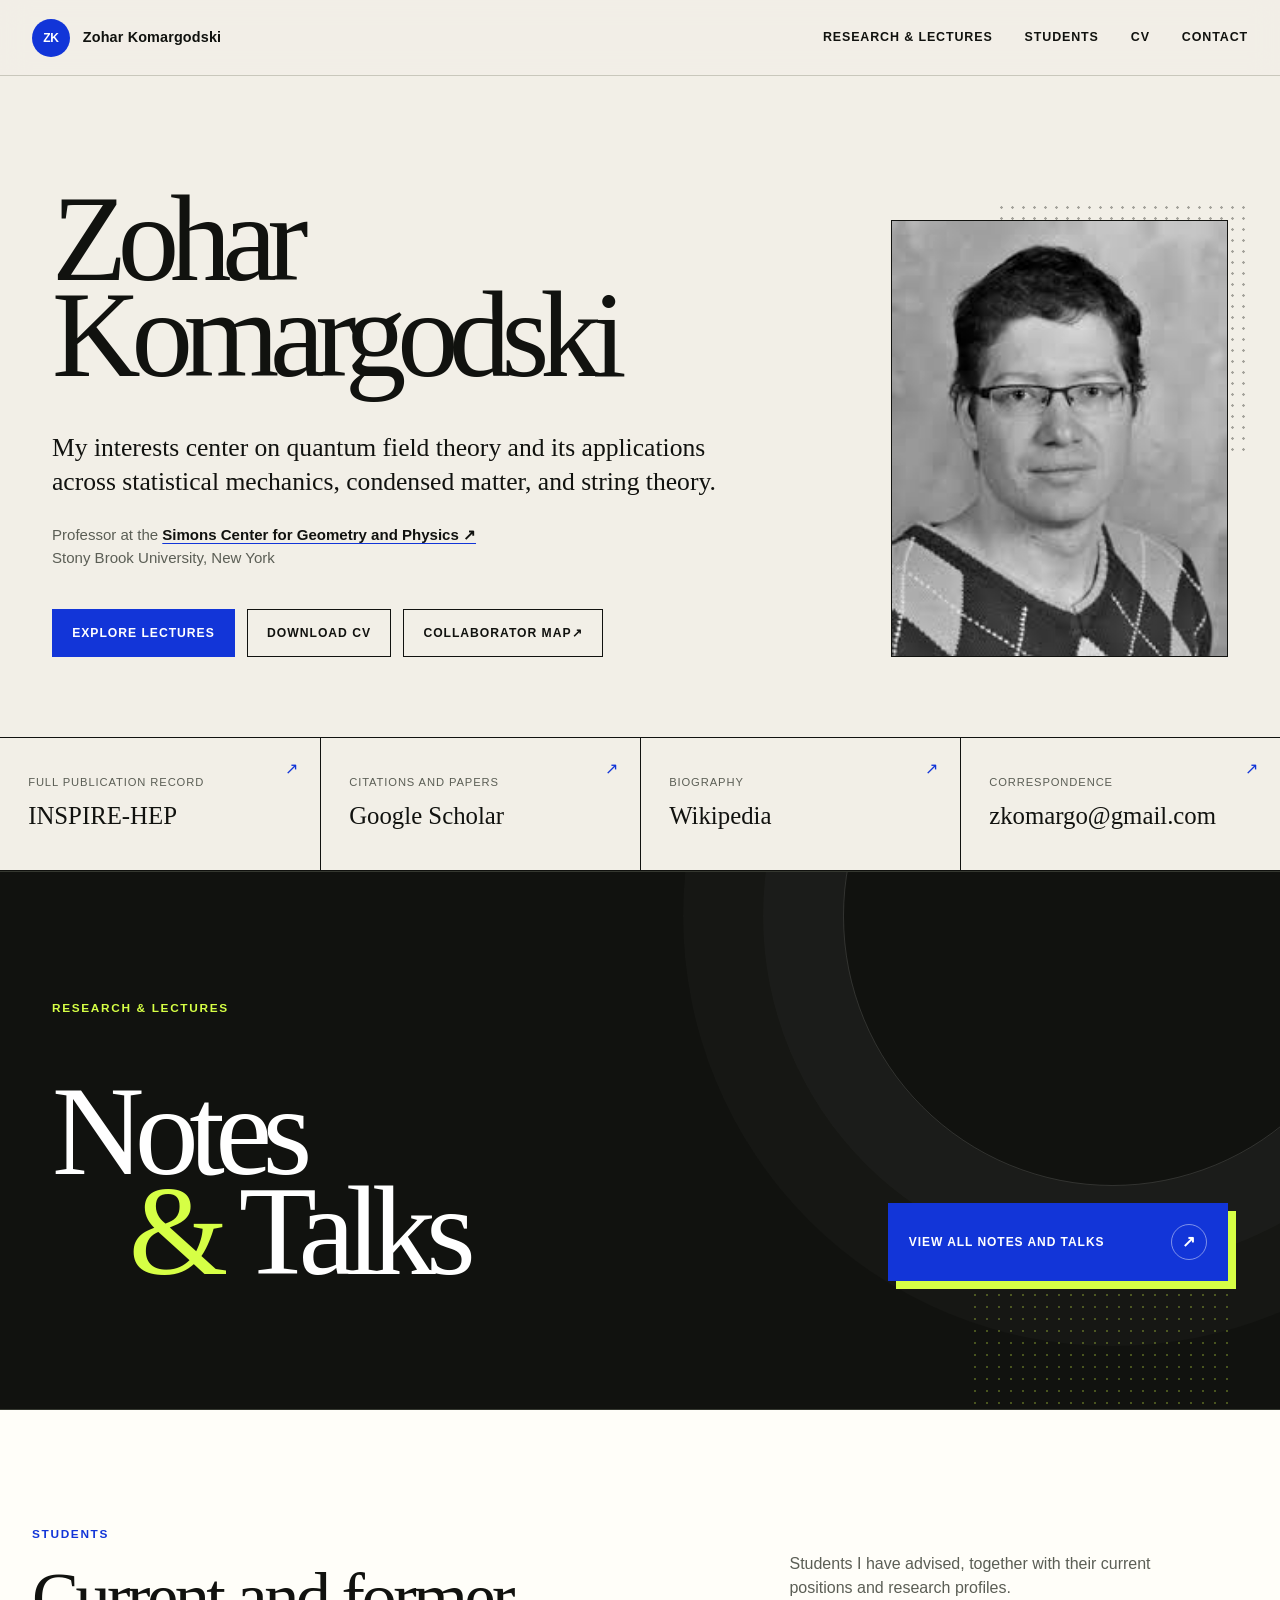
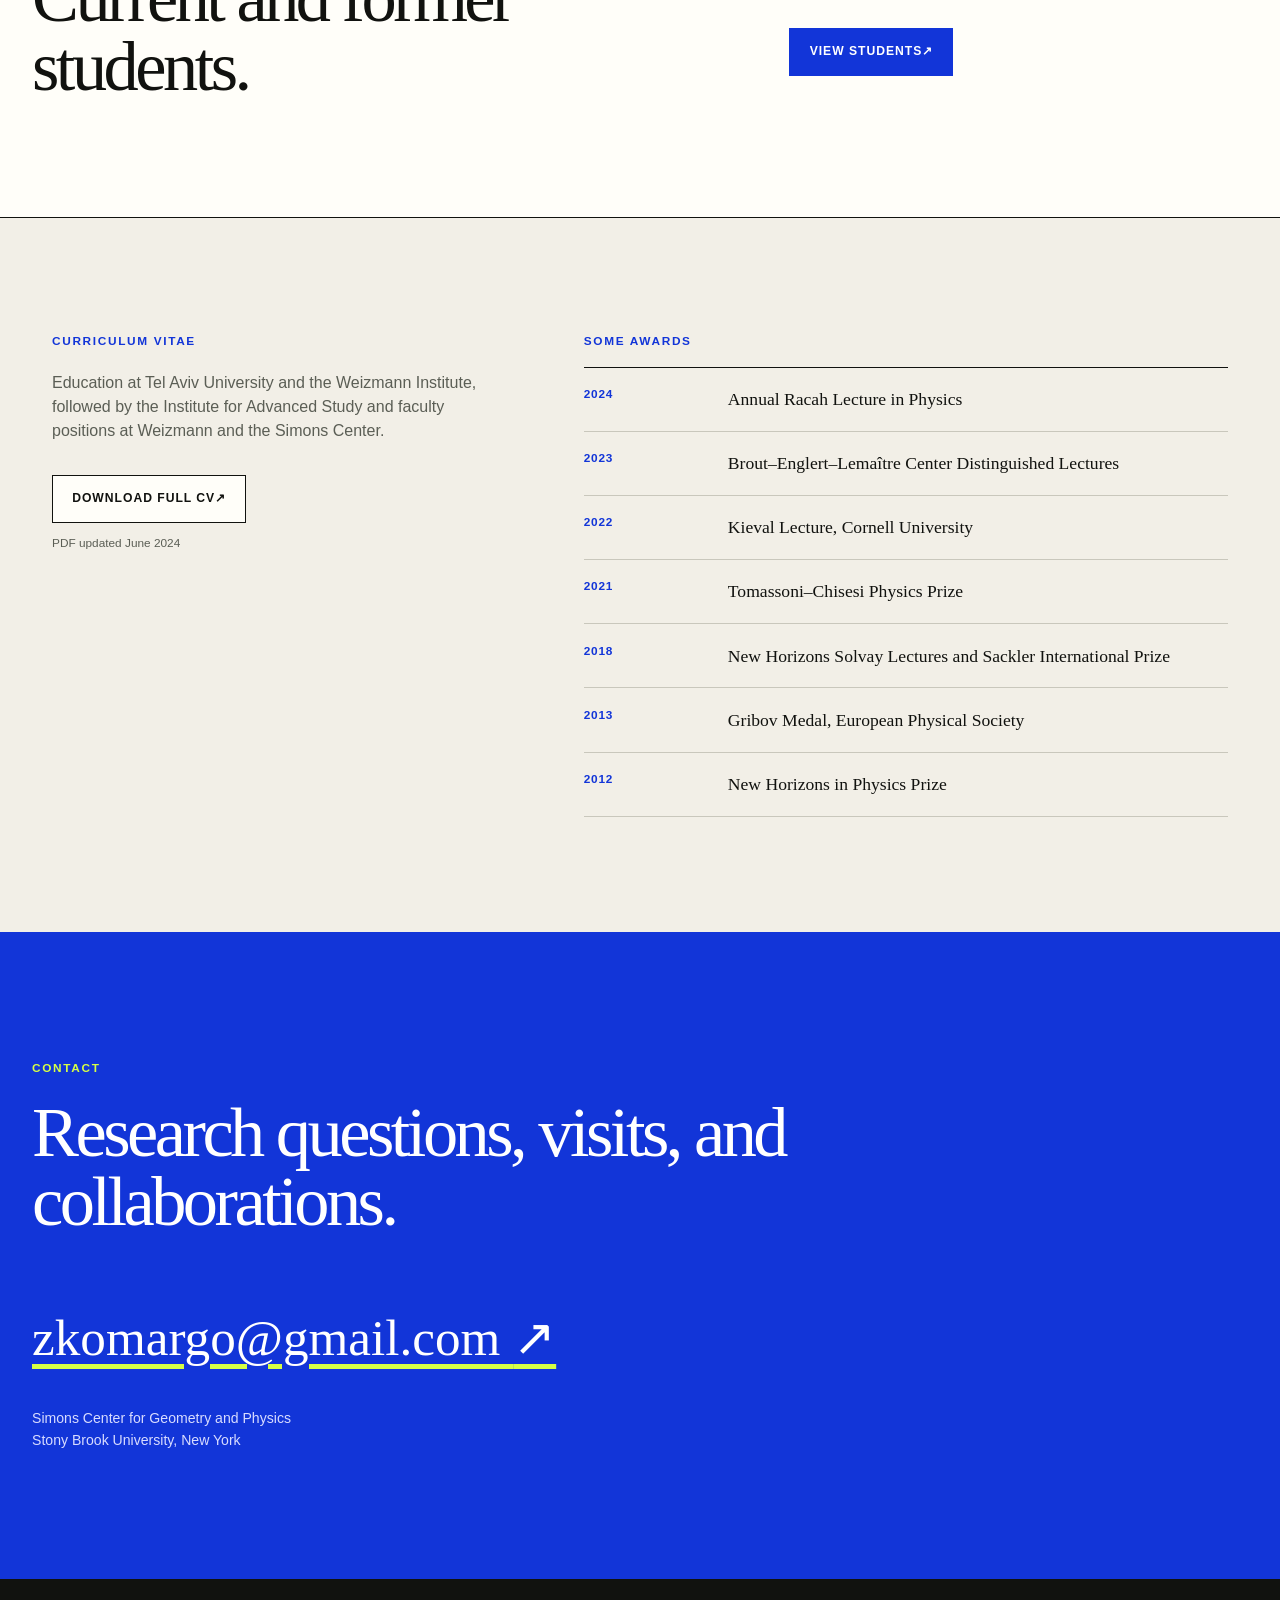
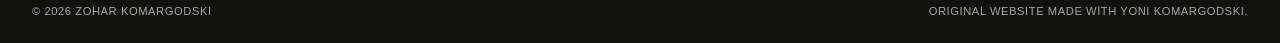
<file: index.html>
<!doctype html>
<html lang="en">
  <head>
    <meta charset="utf-8">
    <meta name="viewport" content="width=device-width, initial-scale=1">
    <title>Zohar Komargodski | Quantum Field Theory</title>
    <meta name="description" content="Zohar Komargodski is a professor at the Simons Center for Geometry and Physics. His interests center on quantum field theory and applications across statistical mechanics, condensed matter, and string theory.">
    <meta name="author" content="Zohar Komargodski">
    <meta name="robots" content="index, follow, max-image-preview:large">
    <link rel="canonical" href="https://zoharkomargodski.com/">
    <link rel="icon" href="favicon.svg">
    <link rel="stylesheet" href="styles.css">
    <meta property="og:type" content="website">
    <meta property="og:url" content="https://zoharkomargodski.com/">
    <meta property="og:site_name" content="Zohar Komargodski">
    <meta property="og:title" content="Zohar Komargodski | Quantum Field Theory">
    <meta property="og:description" content="Professor at the Simons Center for Geometry and Physics, interested in quantum field theory and its applications.">
    <meta property="og:image" content="https://zoharkomargodski.com/og.png">
    <meta property="og:image:alt" content="Zohar Komargodski">
    <meta name="twitter:card" content="summary_large_image">
    <meta name="twitter:title" content="Zohar Komargodski | Quantum Field Theory">
    <meta name="twitter:description" content="Professor at the Simons Center for Geometry and Physics, interested in quantum field theory and its applications.">
    <meta name="twitter:image" content="https://zoharkomargodski.com/og.png">
    <meta name="twitter:image:alt" content="Zohar Komargodski">
    <script type="application/ld+json">
      {
        "@context": "https://schema.org",
        "@type": "ProfilePage",
        "dateModified": "2026-11-13",
        "mainEntity": {
          "@type": "Person",
          "name": "Zohar Komargodski",
          "url": "https://zoharkomargodski.com/",
          "image": "https://zoharkomargodski.com/images/zohar-komargodski.jpg",
          "jobTitle": "Professor",
          "worksFor": {
            "@type": "Organization",
            "name": "Simons Center for Geometry and Physics",
            "url": "https://scgp.stonybrook.edu/"
          },
          "sameAs": [
            "https://en.wikipedia.org/wiki/Zohar_Komargodski",
            "https://scholar.google.com/citations?user=AD-3MeQAAAAJ&hl=en",
            "https://scgp.stonybrook.edu/people/faculty/bios/zohar-komargodski"
          ],
          "knowsAbout": [
            "Quantum field theory",
            "Statistical mechanics",
            "Condensed matter physics",
            "String theory"
          ]
        }
      }
    </script>
  </head>
  <body>
    <a class="skip-link" href="#main">Skip to content</a>

    <header class="site-header">
      <a class="wordmark" href="#top" aria-label="Zohar Komargodski, home">
        <span>ZK</span>
        <strong>Zohar Komargodski</strong>
      </a>
      <nav aria-label="Main navigation">
        <a href="research.html">Research &amp; lectures</a>
        <a href="students.html">Students</a>
        <a href="#cv">CV</a>
        <a href="#contact">Contact</a>
      </nav>
    </header>

    <main id="main">
      <section class="hero" id="top">
        <div class="hero-copy">
          <h1>Zohar<br>Komargodski</h1>
          <p class="hero-intro">
            My interests center on quantum field theory and its applications
            across statistical mechanics, condensed matter, and string theory.
          </p>
          <p class="affiliation">
            Professor at the
            <a href="https://scgp.stonybrook.edu/people/faculty/bios/zohar-komargodski" target="_blank" rel="noreferrer">
              Simons Center for Geometry and Physics <span aria-hidden="true">↗</span>
            </a>
            <br>
            Stony Brook University, New York
          </p>
          <div class="hero-actions">
            <a class="button button-primary" href="research.html">Explore lectures</a>
            <a class="button button-secondary" href="zohar-komargodski-cv.pdf" target="_blank">Download CV</a>
            <a class="button button-secondary" href="collaborators.html">Collaborator map <span aria-hidden="true">↗</span></a>
          </div>
        </div>

        <div class="portrait-wrap" aria-label="Portrait">
          <div class="portrait-frame">
            <img src="images/zohar-komargodski.jpg" alt="Zohar Komargodski" width="394" height="512">
          </div>
        </div>
      </section>

      <section class="link-rail" aria-label="Research profiles">
        <a href="https://inspirehep.net/literature?sort=mostrecent&amp;size=25&amp;page=1&amp;q=find%20a%20komargodski&amp;ui-citation-summary=true" target="_blank" rel="noreferrer">
          <span>Full publication record</span>
          <strong>INSPIRE-HEP</strong>
          <span aria-hidden="true">↗</span>
        </a>
        <a href="https://scholar.google.com/citations?user=AD-3MeQAAAAJ&amp;hl=en" target="_blank" rel="noreferrer">
          <span>Citations and papers</span>
          <strong>Google Scholar</strong>
          <span aria-hidden="true">↗</span>
        </a>
        <a href="https://en.wikipedia.org/wiki/Zohar_Komargodski" target="_blank" rel="noreferrer">
          <span>Biography</span>
          <strong>Wikipedia</strong>
          <span aria-hidden="true">↗</span>
        </a>
        <a href="mailto:zkomargo@gmail.com">
          <span>Correspondence</span>
          <strong>zkomargo@gmail.com</strong>
          <span aria-hidden="true">↗</span>
        </a>
      </section>

      <section class="notes-feature" id="work">
        <div class="notes-feature-inner">
          <p class="eyebrow">Research &amp; lectures</p>
          <div class="notes-feature-content">
            <h2>
              <span>Notes</span>
              <span class="notes-feature-second-line"><em>&amp;</em> Talks</span>
            </h2>
            <a class="notes-feature-button" href="research.html">
              <span>View All Notes and Talks</span>
              <span class="notes-feature-button-arrow" aria-hidden="true">↗</span>
            </a>
          </div>
        </div>
      </section>

      <section class="section students-teaser" id="students">
        <div>
          <p class="eyebrow">Students</p>
          <h2>Current and former students.</h2>
        </div>
        <div class="students-teaser-copy">
          <p>Students I have advised, together with their current positions and research profiles.</p>
          <a class="button button-primary" href="students.html">
            View students <span aria-hidden="true">↗</span>
          </a>
        </div>
      </section>

      <section class="section cv-section" id="cv">
        <div class="cv-intro">
          <p class="eyebrow">Curriculum vitae</p>
          <p>Education at Tel Aviv University and the Weizmann Institute, followed by the Institute for Advanced Study and faculty positions at Weizmann and the Simons Center.</p>
          <a class="button button-light" href="zohar-komargodski-cv.pdf" target="_blank">
            Download full CV <span aria-hidden="true">↗</span>
          </a>
          <span class="cv-note">PDF updated June 2024</span>
        </div>

        <div class="cv-highlights">
          <p class="eyebrow">Some awards</p>
          <ol class="timeline">
            <li><time>2024</time><span>Annual Racah Lecture in Physics</span></li>
            <li><time>2023</time><span>Brout–Englert–Lemaître Center Distinguished Lectures</span></li>
            <li><time>2022</time><span>Kieval Lecture, Cornell University</span></li>
            <li><time>2021</time><span>Tomassoni–Chisesi Physics Prize</span></li>
            <li><time>2018</time><span>New Horizons Solvay Lectures and Sackler International Prize</span></li>
            <li><time>2013</time><span>Gribov Medal, European Physical Society</span></li>
            <li><time>2012</time><span>New Horizons in Physics Prize</span></li>
          </ol>
        </div>
      </section>

      <section class="contact-section" id="contact">
        <p class="eyebrow">Contact</p>
        <h2>Research questions, visits, and collaborations.</h2>
        <a class="contact-email" href="mailto:zkomargo@gmail.com">
          zkomargo@gmail.com <span aria-hidden="true">↗</span>
        </a>
        <p>Simons Center for Geometry and Physics<br>Stony Brook University, New York</p>
      </section>
    </main>

    <footer>
      <span>© 2026 Zohar Komargodski</span>
      <span>Original website made with Yoni Komargodski.</span>
    </footer>
  </body>
</html>
</file>
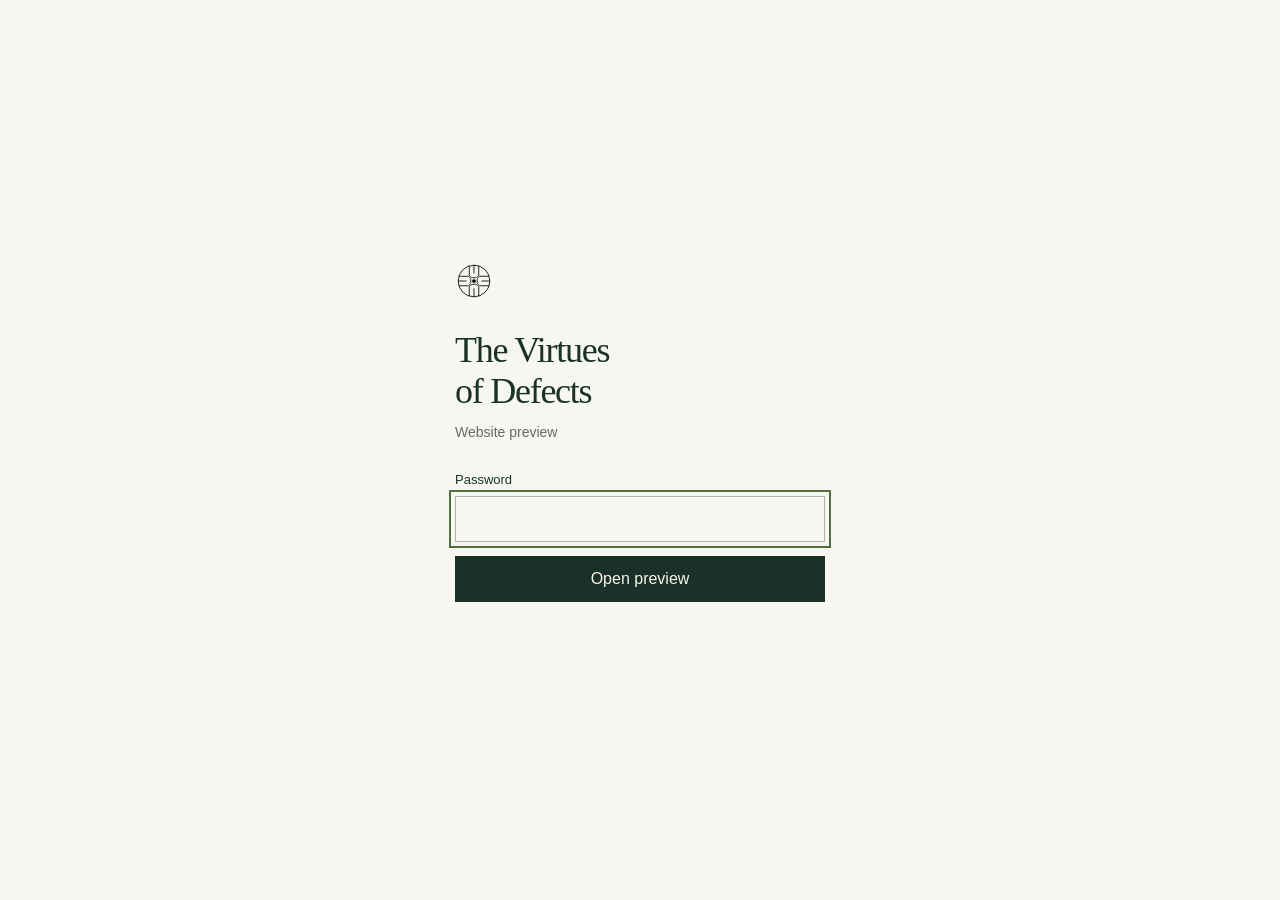
<file: defects-preview/index.html>
<!doctype html>
<html lang="en"><head><meta charset="utf-8"><meta name="viewport" content="width=device-width,initial-scale=1"><meta name="robots" content="noindex,nofollow,noarchive"><meta name="referrer" content="no-referrer"><title>The Virtues of Defects — Preview</title><link rel="icon" href="assets/defect-mark.svg" type="image/svg+xml">
<style>
:root{color-scheme:light;font-family:-apple-system,BlinkMacSystemFont,"Segoe UI",Arial,sans-serif;color:#1b3027;background:#f7f7f2}*{box-sizing:border-box}body{margin:0;min-height:100vh;display:grid;place-items:center;padding:28px}main{width:100%;max-width:370px}img{width:38px;height:38px;margin-bottom:26px}h1{font:normal 36px/1.15 Georgia,serif;letter-spacing:-.035em;margin:0 0 12px}p{font-size:14px;color:#626b64;margin:0 0 32px}label{display:block;font-size:13px;margin-bottom:9px}input,button{font:inherit;width:100%;padding:13px 15px;border-radius:0}input{border:1px solid #aab5aa;color:#1b3027;background:transparent}button{margin-top:14px;background:#1b3027;color:#f7f7f2;border:1px solid #1b3027;cursor:pointer}button:hover{background:#304b3c}button:disabled{opacity:.65;cursor:wait}:focus-visible{outline:2px solid #526e3f;outline-offset:4px}#message{min-height:22px;font-size:13px;margin:14px 0 0;color:#8d3430}noscript{display:block;margin-top:15px;font-size:13px}
</style></head><body><main><img src="assets/defect-mark.svg" alt=""><h1>The Virtues<br>of Defects</h1><p>Website preview</p><form id="gate"><label for="password">Password</label><input id="password" name="password" type="password" autocomplete="current-password" required autofocus><button id="open" type="submit">Open preview</button><p id="message" role="status" aria-live="polite"></p></form><noscript>Please enable JavaScript to open this preview.</noscript></main>
<script>
const staticryptInitiator = ((function(){
  const exports = {};
  const cryptoEngine = ((function(){
  const exports = {};
  const { subtle } = crypto;

const IV_BITS = 16 * 8;
const HEX_BITS = 4;
const ENCRYPTION_ALGO = "AES-CBC";

/**
 * Translates between utf8 encoded hexadecimal strings
 * and Uint8Array bytes.
 */
const HexEncoder = {
    /**
     * hex string -> bytes
     * @param {string} hexString
     * @returns {Uint8Array}
     */
    parse: function (hexString) {
        if (hexString.length % 2 !== 0) throw "Invalid hexString";
        const arrayBuffer = new Uint8Array(hexString.length / 2);

        for (let i = 0; i < hexString.length; i += 2) {
            const byteValue = parseInt(hexString.substring(i, i + 2), 16);
            if (isNaN(byteValue)) {
                throw "Invalid hexString";
            }
            arrayBuffer[i / 2] = byteValue;
        }
        return arrayBuffer;
    },

    /**
     * bytes -> hex string
     * @param {Uint8Array} bytes
     * @returns {string}
     */
    stringify: function (bytes) {
        const hexBytes = [];

        for (let i = 0; i < bytes.length; ++i) {
            let byteString = bytes[i].toString(16);
            if (byteString.length < 2) {
                byteString = "0" + byteString;
            }
            hexBytes.push(byteString);
        }
        return hexBytes.join("");
    },
};

/**
 * Translates between utf8 strings and Uint8Array bytes.
 */
const UTF8Encoder = {
    parse: function (str) {
        return new TextEncoder().encode(str);
    },

    stringify: function (bytes) {
        return new TextDecoder().decode(bytes);
    },
};

/**
 * Salt and encrypt a msg with a password.
 */
async function encrypt(msg, hashedPassword) {
    // Must be 16 bytes, unpredictable, and preferably cryptographically random. However, it need not be secret.
    // https://developer.mozilla.org/en-US/docs/Web/API/SubtleCrypto/encrypt#parameters
    const iv = crypto.getRandomValues(new Uint8Array(IV_BITS / 8));

    const key = await subtle.importKey("raw", HexEncoder.parse(hashedPassword), ENCRYPTION_ALGO, false, ["encrypt"]);

    const encrypted = await subtle.encrypt(
        {
            name: ENCRYPTION_ALGO,
            iv: iv,
        },
        key,
        UTF8Encoder.parse(msg)
    );

    // iv will be 32 hex characters, we prepend it to the ciphertext for use in decryption
    return HexEncoder.stringify(iv) + HexEncoder.stringify(new Uint8Array(encrypted));
}
exports.encrypt = encrypt;

/**
 * Decrypt a salted msg using a password.
 *
 * @param {string} encryptedMsg
 * @param {string} hashedPassword
 * @returns {Promise<string>}
 */
async function decrypt(encryptedMsg, hashedPassword) {
    const ivLength = IV_BITS / HEX_BITS;
    const iv = HexEncoder.parse(encryptedMsg.substring(0, ivLength));
    const encrypted = encryptedMsg.substring(ivLength);

    const key = await subtle.importKey("raw", HexEncoder.parse(hashedPassword), ENCRYPTION_ALGO, false, ["decrypt"]);

    const outBuffer = await subtle.decrypt(
        {
            name: ENCRYPTION_ALGO,
            iv: iv,
        },
        key,
        HexEncoder.parse(encrypted)
    );

    return UTF8Encoder.stringify(new Uint8Array(outBuffer));
}
exports.decrypt = decrypt;

/**
 * Salt and hash the password so it can be stored in localStorage without opening a password reuse vulnerability.
 *
 * @param {string} password
 * @param {string} salt
 * @returns {Promise<string>}
 */
async function hashPassword(password, salt) {
    // we hash the password in multiple steps, each adding more iterations. This is because we used to allow less
    // iterations, so for backward compatibility reasons, we need to support going from that to more iterations.
    let hashedPassword = await hashLegacyRound(password, salt);

    hashedPassword = await hashSecondRound(hashedPassword, salt);

    return hashThirdRound(hashedPassword, salt);
}
exports.hashPassword = hashPassword;

/**
 * This hashes the password with 1k iterations. This is a low number, we need this function to support backwards
 * compatibility.
 *
 * @param {string} password
 * @param {string} salt
 * @returns {Promise<string>}
 */
function hashLegacyRound(password, salt) {
    return pbkdf2(password, salt, 1000, "SHA-1");
}
exports.hashLegacyRound = hashLegacyRound;

/**
 * Add a second round of iterations. This is because we used to use 1k, so for backwards compatibility with
 * remember-me/autodecrypt links, we need to support going from that to more iterations.
 *
 * @param hashedPassword
 * @param salt
 * @returns {Promise<string>}
 */
function hashSecondRound(hashedPassword, salt) {
    return pbkdf2(hashedPassword, salt, 14000, "SHA-256");
}
exports.hashSecondRound = hashSecondRound;

/**
 * Add a third round of iterations to bring total number to 600k. This is because we used to use 1k, then 15k, so for
 * backwards compatibility with remember-me/autodecrypt links, we need to support going from that to more iterations.
 *
 * @param hashedPassword
 * @param salt
 * @returns {Promise<string>}
 */
function hashThirdRound(hashedPassword, salt) {
    return pbkdf2(hashedPassword, salt, 585000, "SHA-256");
}
exports.hashThirdRound = hashThirdRound;

/**
 * Salt and hash the password so it can be stored in localStorage without opening a password reuse vulnerability.
 *
 * @param {string} password
 * @param {string} salt
 * @param {int} iterations
 * @param {string} hashAlgorithm
 * @returns {Promise<string>}
 */
async function pbkdf2(password, salt, iterations, hashAlgorithm) {
    const key = await subtle.importKey("raw", UTF8Encoder.parse(password), "PBKDF2", false, ["deriveBits"]);

    const keyBytes = await subtle.deriveBits(
        {
            name: "PBKDF2",
            hash: hashAlgorithm,
            iterations,
            salt: UTF8Encoder.parse(salt),
        },
        key,
        256
    );

    return HexEncoder.stringify(new Uint8Array(keyBytes));
}

function generateRandomSalt() {
    const bytes = crypto.getRandomValues(new Uint8Array(128 / 8));

    return HexEncoder.stringify(new Uint8Array(bytes));
}
exports.generateRandomSalt = generateRandomSalt;

async function signMessage(hashedPassword, message) {
    const key = await subtle.importKey(
        "raw",
        HexEncoder.parse(hashedPassword),
        {
            name: "HMAC",
            hash: "SHA-256",
        },
        false,
        ["sign"]
    );
    const signature = await subtle.sign("HMAC", key, UTF8Encoder.parse(message));

    return HexEncoder.stringify(new Uint8Array(signature));
}
exports.signMessage = signMessage;

function getRandomAlphanum() {
    const possibleCharacters = "abcdefghijklmnopqrstuvwxyzABCDEFGHIJKLMNOPQRSTUVWXYZ0123456789";

    let byteArray;
    let parsedInt;

    // Keep generating new random bytes until we get a value that falls
    // within a range that can be evenly divided by possibleCharacters.length
    do {
        byteArray = crypto.getRandomValues(new Uint8Array(1));
        // extract the lowest byte to get an int from 0 to 255 (probably unnecessary, since we're only generating 1 byte)
        parsedInt = byteArray[0] & 0xff;
    } while (parsedInt >= 256 - (256 % possibleCharacters.length));

    // Take the modulo of the parsed integer to get a random number between 0 and totalLength - 1
    const randomIndex = parsedInt % possibleCharacters.length;

    return possibleCharacters[randomIndex];
}

/**
 * Generate a random string of a given length.
 *
 * @param {int} length
 * @returns {string}
 */
function generateRandomString(length) {
    let randomString = "";

    for (let i = 0; i < length; i++) {
        randomString += getRandomAlphanum();
    }

    return randomString;
}
exports.generateRandomString = generateRandomString;

  return exports;
})());
const codec = ((function(){
  const exports = {};
  /**
 * Initialize the codec with the provided cryptoEngine - this return functions to encode and decode messages.
 *
 * @param cryptoEngine - the engine to use for encryption / decryption
 */
function init(cryptoEngine) {
    const exports = {};

    /**
     * Top-level function for encoding a message.
     * Includes password hashing, encryption, and signing.
     *
     * @param {string} msg
     * @param {string} password
     * @param {string} salt
     *
     * @returns {string} The encoded text
     */
    async function encode(msg, password, salt) {
        const hashedPassword = await cryptoEngine.hashPassword(password, salt);

        const encrypted = await cryptoEngine.encrypt(msg, hashedPassword);

        // we use the hashed password in the HMAC because this is effectively what will be used a password (so we can store
        // it in localStorage safely, we don't use the clear text password)
        const hmac = await cryptoEngine.signMessage(hashedPassword, encrypted);

        return hmac + encrypted;
    }
    exports.encode = encode;

    /**
     * Encode using a password that has already been hashed. This is useful to encode multiple messages in a row, that way
     * we don't need to hash the password multiple times.
     *
     * @param {string} msg
     * @param {string} hashedPassword
     *
     * @returns {string} The encoded text
     */
    async function encodeWithHashedPassword(msg, hashedPassword) {
        const encrypted = await cryptoEngine.encrypt(msg, hashedPassword);

        // we use the hashed password in the HMAC because this is effectively what will be used a password (so we can store
        // it in localStorage safely, we don't use the clear text password)
        const hmac = await cryptoEngine.signMessage(hashedPassword, encrypted);

        return hmac + encrypted;
    }
    exports.encodeWithHashedPassword = encodeWithHashedPassword;

    /**
     * Top-level function for decoding a message.
     * Includes signature check and decryption.
     *
     * @param {string} signedMsg
     * @param {string} hashedPassword
     * @param {string} salt
     * @param {int} backwardCompatibleAttempt
     * @param {string} originalPassword
     *
     * @returns {Object} {success: true, decoded: string} | {success: false, message: string}
     */
    async function decode(signedMsg, hashedPassword, salt, backwardCompatibleAttempt = 0, originalPassword = "") {
        const encryptedHMAC = signedMsg.substring(0, 64);
        const encryptedMsg = signedMsg.substring(64);
        const decryptedHMAC = await cryptoEngine.signMessage(hashedPassword, encryptedMsg);

        if (decryptedHMAC !== encryptedHMAC) {
            // we have been raising the number of iterations in the hashing algorithm multiple times, so to support the old
            // remember-me/autodecrypt links we need to try bringing the old hashes up to speed.
            originalPassword = originalPassword || hashedPassword;
            if (backwardCompatibleAttempt === 0) {
                const updatedHashedPassword = await cryptoEngine.hashThirdRound(originalPassword, salt);

                return decode(signedMsg, updatedHashedPassword, salt, backwardCompatibleAttempt + 1, originalPassword);
            }
            if (backwardCompatibleAttempt === 1) {
                let updatedHashedPassword = await cryptoEngine.hashSecondRound(originalPassword, salt);
                updatedHashedPassword = await cryptoEngine.hashThirdRound(updatedHashedPassword, salt);

                return decode(signedMsg, updatedHashedPassword, salt, backwardCompatibleAttempt + 1, originalPassword);
            }

            return { success: false, message: "Signature mismatch" };
        }

        return {
            success: true,
            decoded: await cryptoEngine.decrypt(encryptedMsg, hashedPassword),
        };
    }
    exports.decode = decode;

    return exports;
}
exports.init = init;

  return exports;
})());
const decode = codec.init(cryptoEngine).decode;

/**
 * Initialize the staticrypt module, that exposes functions callbable by the password_template.
 *
 * @param {{
 *  staticryptEncryptedMsgUniqueVariableName: string,
 *  isRememberEnabled: boolean,
 *  rememberDurationInDays: number,
 *  staticryptSaltUniqueVariableName: string,
 * }} staticryptConfig - object of data that is stored on the password_template at encryption time.
 *
 * @param {{
 *  rememberExpirationKey: string,
 *  rememberPassphraseKey: string,
 *  replaceHtmlCallback: function,
 *  clearLocalStorageCallback: function,
 * }} templateConfig - object of data that can be configured by a custom password_template.
 */
function init(staticryptConfig, templateConfig) {
    const exports = {};

    /**
     * Decrypt our encrypted page, replace the whole HTML.
     *
     * @param {string} hashedPassword
     * @returns {Promise<boolean>}
     */
    async function decryptAndReplaceHtml(hashedPassword) {
        const { staticryptEncryptedMsgUniqueVariableName, staticryptSaltUniqueVariableName } = staticryptConfig;
        const { replaceHtmlCallback } = templateConfig;

        const result = await decode(
            staticryptEncryptedMsgUniqueVariableName,
            hashedPassword,
            staticryptSaltUniqueVariableName
        );
        if (!result.success) {
            return false;
        }
        const plainHTML = result.decoded;

        // if the user configured a callback call it, otherwise just replace the whole HTML
        if (typeof replaceHtmlCallback === "function") {
            replaceHtmlCallback(plainHTML);
        } else {
            document.write(plainHTML);
            document.close();
        }

        return true;
    }

    /**
     * Attempt to decrypt the page and replace the whole HTML.
     *
     * @param {string} password
     * @param {boolean} isRememberChecked
     *
     * @returns {Promise<{isSuccessful: boolean, hashedPassword?: string}>} - we return an object, so that if we want to
     *   expose more information in the future we can do it without breaking the password_template
     */
    async function handleDecryptionOfPage(password, isRememberChecked) {
        const { staticryptSaltUniqueVariableName } = staticryptConfig;

        // decrypt and replace the whole page
        const hashedPassword = await cryptoEngine.hashPassword(password, staticryptSaltUniqueVariableName);
        return handleDecryptionOfPageFromHash(hashedPassword, isRememberChecked);
    }
    exports.handleDecryptionOfPage = handleDecryptionOfPage;

    async function handleDecryptionOfPageFromHash(hashedPassword, isRememberChecked) {
        const { isRememberEnabled, rememberDurationInDays } = staticryptConfig;
        const { rememberExpirationKey, rememberPassphraseKey } = templateConfig;

        const isDecryptionSuccessful = await decryptAndReplaceHtml(hashedPassword);

        if (!isDecryptionSuccessful) {
            return {
                isSuccessful: false,
                hashedPassword,
            };
        }

        // remember the hashedPassword and set its expiration if necessary
        if (isRememberEnabled && isRememberChecked) {
            window.localStorage.setItem(rememberPassphraseKey, hashedPassword);

            // set the expiration if the duration isn't 0 (meaning no expiration)
            if (rememberDurationInDays > 0) {
                window.localStorage.setItem(
                    rememberExpirationKey,
                    (new Date().getTime() + rememberDurationInDays * 24 * 60 * 60 * 1000).toString()
                );
            }
        }

        return {
            isSuccessful: true,
            hashedPassword,
        };
    }
    exports.handleDecryptionOfPageFromHash = handleDecryptionOfPageFromHash;

    /**
     * Clear localstorage from staticrypt related values
     */
    function clearLocalStorage() {
        const { clearLocalStorageCallback, rememberExpirationKey, rememberPassphraseKey } = templateConfig;

        if (typeof clearLocalStorageCallback === "function") {
            clearLocalStorageCallback();
        } else {
            localStorage.removeItem(rememberPassphraseKey);
            localStorage.removeItem(rememberExpirationKey);
        }
    }

    async function handleDecryptOnLoad() {
        let isSuccessful = await decryptOnLoadFromUrl();

        if (!isSuccessful) {
            isSuccessful = await decryptOnLoadFromRememberMe();
        }

        return { isSuccessful };
    }
    exports.handleDecryptOnLoad = handleDecryptOnLoad;

    /**
     * Clear storage if we are logging out
     *
     * @returns {boolean} - whether we logged out
     */
    function logoutIfNeeded() {
        const logoutKey = "staticrypt_logout";

        // handle logout through query param
        const queryParams = new URLSearchParams(window.location.search);
        if (queryParams.has(logoutKey)) {
            clearLocalStorage();
            return true;
        }

        // handle logout through URL fragment
        const hash = window.location.hash.substring(1);
        if (hash.includes(logoutKey)) {
            clearLocalStorage();
            return true;
        }

        return false;
    }

    /**
     * To be called on load: check if we want to try to decrypt and replace the HTML with the decrypted content, and
     * try to do it if needed.
     *
     * @returns {Promise<boolean>} true if we derypted and replaced the whole page, false otherwise
     */
    async function decryptOnLoadFromRememberMe() {
        const { rememberDurationInDays } = staticryptConfig;
        const { rememberExpirationKey, rememberPassphraseKey } = templateConfig;

        // if we are login out, terminate
        if (logoutIfNeeded()) {
            return false;
        }

        // if there is expiration configured, check if we're not beyond the expiration
        if (rememberDurationInDays && rememberDurationInDays > 0) {
            const expiration = localStorage.getItem(rememberExpirationKey),
                isExpired = expiration && new Date().getTime() > parseInt(expiration);

            if (isExpired) {
                clearLocalStorage();
                return false;
            }
        }

        const hashedPassword = localStorage.getItem(rememberPassphraseKey);

        if (hashedPassword) {
            // try to decrypt
            const isDecryptionSuccessful = await decryptAndReplaceHtml(hashedPassword);

            // if the decryption is unsuccessful the password might be wrong - silently clear the saved data and let
            // the user fill the password form again
            if (!isDecryptionSuccessful) {
                clearLocalStorage();
                return false;
            }

            return true;
        }

        return false;
    }

    async function decryptOnLoadFromUrl() {
        const passwordKey = "staticrypt_pwd";
        const rememberMeKey = "remember_me";

        // try to get the password from the query param (for backward compatibility - we now want to avoid this method,
        // since it sends the hashed password to the server which isn't needed)
        const queryParams = new URLSearchParams(window.location.search);
        const hashedPasswordQuery = queryParams.get(passwordKey);
        const rememberMeQuery = queryParams.get(rememberMeKey);

        const urlFragment = window.location.hash.substring(1);
        // get the password from the url fragment
        const hashedPasswordRegexMatch = urlFragment.match(new RegExp(passwordKey + "=([^&]*)"));
        const hashedPasswordFragment = hashedPasswordRegexMatch ? hashedPasswordRegexMatch[1] : null;
        const rememberMeFragment = urlFragment.includes(rememberMeKey);

        const hashedPassword = hashedPasswordFragment || hashedPasswordQuery;
        const rememberMe = rememberMeFragment || rememberMeQuery;

        if (hashedPassword) {
            return handleDecryptionOfPageFromHash(hashedPassword, rememberMe);
        }

        return false;
    }

    return exports;
}
exports.init = init;

  return exports;
})());
const staticryptConfig = {"staticryptEncryptedMsgUniqueVariableName":"[base64]","isRememberEnabled":false,"rememberDurationInDays":0,"staticryptSaltUniqueVariableName":"863557ae8bf05b2988c6b2cfbe046341"};
const cacheKey = 'defects-preview:' + staticryptConfig.staticryptSaltUniqueVariableName;
const engine = staticryptInitiator.init(staticryptConfig, {
 rememberExpirationKey:'defects-preview-expiration',rememberPassphraseKey:'defects-preview-key',
 replaceHtmlCallback(html){document.open();document.write(html);document.close();},clearLocalStorageCallback:null
});
const form=document.getElementById('gate'), input=document.getElementById('password'), button=document.getElementById('open'), message=document.getElementById('message');
form.addEventListener('submit',async event=>{
 event.preventDefault();button.disabled=true;message.textContent='Opening…';
 try{
  const result=await engine.handleDecryptionOfPage(input.value,false);
  if(result.isSuccessful){try{sessionStorage.setItem(cacheKey,result.hashedPassword);}catch{}return;}
  message.textContent='Incorrect password. Please try again.';input.select();
 }catch{message.textContent='Please try again in an up-to-date browser.';}
 button.disabled=false;
});
window.addEventListener('load',async()=>{
 let saved;try{saved=sessionStorage.getItem(cacheKey);}catch{}
 if(!saved)return;
 button.disabled=true;
 try{const result=await engine.handleDecryptionOfPageFromHash(saved,false);if(result.isSuccessful)return;}catch{}
 try{sessionStorage.removeItem(cacheKey);}catch{}
 button.disabled=false;
});
</script></body></html>
</file>
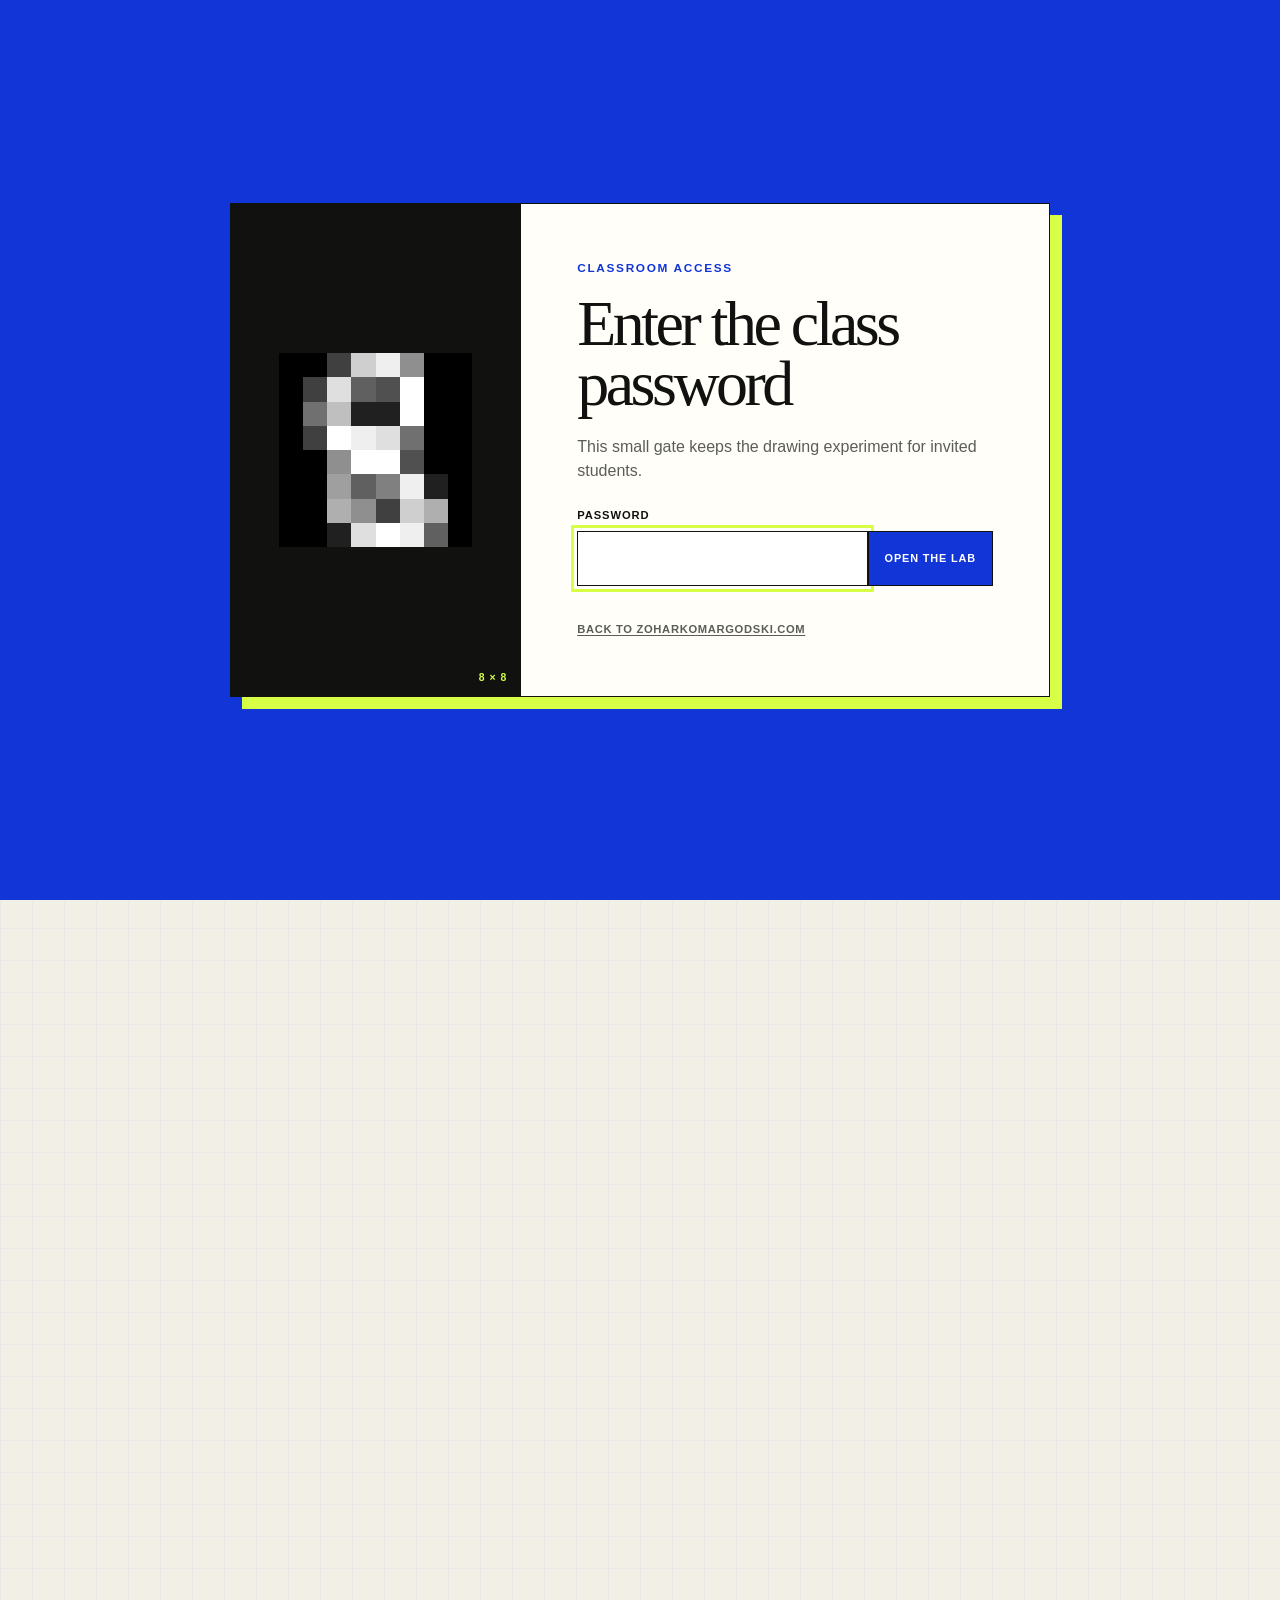
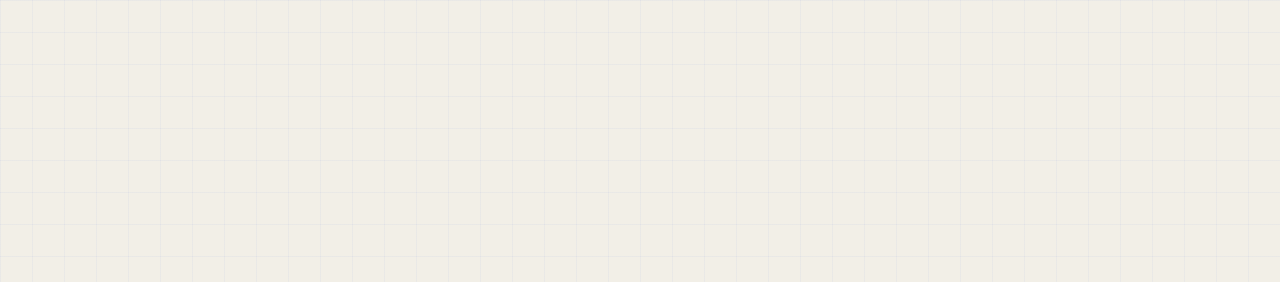
<file: digit-lab/index.html>
<!doctype html>
<html lang="en">
  <head>
    <meta charset="utf-8">
    <meta name="viewport" content="width=device-width, initial-scale=1">
    <title>Handwritten Digit Lab | Zohar Komargodski</title>
    <meta name="description" content="Draw a handwritten digit and compare how K-nearest neighbors and a convolutional neural network recognize it.">
    <meta name="author" content="Zohar Komargodski">
    <meta name="robots" content="noindex, nofollow, noarchive">
    <meta name="theme-color" content="#1235d8">
    <link rel="canonical" href="https://zoharkomargodski.com/digit-lab/">
    <link rel="icon" href="../favicon.svg">
    <link rel="stylesheet" href="../styles.css">
    <link rel="stylesheet" href="digit-lab.css">
    <meta property="og:type" content="website">
    <meta property="og:url" content="https://zoharkomargodski.com/digit-lab/">
    <meta property="og:site_name" content="Zohar Komargodski">
    <meta property="og:title" content="Handwritten Digit Lab">
    <meta property="og:description" content="Draw one digit. See how KNN and a CNN reach their answers.">
    <meta name="twitter:card" content="summary">
    <meta name="twitter:title" content="Handwritten Digit Lab">
    <meta name="twitter:description" content="Draw one digit. See how KNN and a CNN reach their answers.">
    <script type="module" src="app.js"></script>
  </head>
  <body class="lab-page is-locked">
    <section class="access-gate" id="access-gate" aria-labelledby="access-title">
      <div class="access-card">
        <div class="access-picture" aria-hidden="true">
          <img src="../images/digit-lab-8x8.png" alt="" width="8" height="8">
          <span>8 × 8</span>
        </div>
        <div class="access-copy">
          <p class="eyebrow">Classroom access</p>
          <h1 id="access-title">Enter the class password</h1>
          <p>This small gate keeps the drawing experiment for invited students.</p>
          <form class="access-form" id="access-form">
            <label for="access-password">Password</label>
            <div>
              <input id="access-password" name="password" type="password" inputmode="numeric" autocomplete="off" pattern="[0-9]*" maxlength="2" required autofocus>
              <button type="submit">Open the lab</button>
            </div>
            <p class="access-error" id="access-error" role="alert" aria-live="polite"></p>
          </form>
          <a class="access-home" href="../index.html">Back to ZoharKomargodski.com</a>
        </div>
      </div>
    </section>

    <a class="skip-link" href="#lab">Skip to the drawing lab</a>

    <header class="site-header lab-header">
      <a class="wordmark" href="../index.html" aria-label="Zohar Komargodski, home">
        <span>ZK</span>
        <strong>Zohar Komargodski</strong>
      </a>
      <nav aria-label="Main navigation">
        <a href="../research.html">Research &amp; lectures</a>
        <a href="../students.html">Students</a>
        <a href="./" aria-current="page">Digit lab</a>
        <a href="../index.html#contact">Contact</a>
      </nav>
      <a class="lab-back-link" href="../index.html">Back home</a>
    </header>

    <main id="lab">
      <section class="lab-intro" aria-labelledby="lab-title">
        <div>
          <p class="eyebrow">Interactive teaching lab</p>
          <h1 id="lab-title" tabindex="-1">Can a computer read your handwriting?</h1>
        </div>
        <div class="lab-intro-copy">
          <p>Draw one digit from 0 to 9. Two very different models will study the same marks—and show you how they reached their answers.</p>
          <p class="model-status" id="model-status" role="status">
            <span class="model-status-dot" aria-hidden="true"></span>
            <span id="model-status-text">Loading the two models…</span>
          </p>
        </div>
      </section>

      <section class="lab-workspace" aria-label="Handwritten digit experiment">
        <div class="drawing-panel">
          <div class="panel-kicker">
            <span>01</span>
            <p>Your drawing</p>
          </div>
          <h2>Draw a single digit</h2>
          <p class="drawing-instruction">Use your finger, mouse, or trackpad. White ink works best when it fills most of the square.</p>

          <div class="canvas-frame">
            <canvas
              id="drawing-canvas"
              width="480"
              height="480"
              tabindex="0"
              role="img"
              aria-label="Black drawing pad. Draw a white handwritten digit with a finger, mouse, or trackpad."
            ></canvas>
            <span class="canvas-corner canvas-corner-top" aria-hidden="true">0</span>
            <span class="canvas-corner canvas-corner-bottom" aria-hidden="true">9</span>
          </div>

          <div class="drawing-actions">
            <button class="lab-button lab-button-primary" id="guess-button" type="button" disabled>Loading models…</button>
            <button class="lab-button lab-button-secondary" id="clear-button" type="button">Clear</button>
          </div>

          <div class="example-row" aria-label="Example drawings">
            <span>Or try an example</span>
            <button type="button" data-example="2" aria-label="Put an example 2 on the drawing pad">2</button>
            <button type="button" data-example="5" aria-label="Put an example 5 on the drawing pad">5</button>
            <button type="button" data-example="8" aria-label="Put an example 8 on the drawing pad">8</button>
          </div>

          <p class="privacy-note">Everything happens on this device. Your drawing is not saved or uploaded.</p>
        </div>

        <div class="comparison" id="comparison">
          <div class="comparison-heading">
            <div class="panel-kicker panel-kicker-light">
              <span>02</span>
              <p>Two ways of seeing</p>
            </div>
            <h2>Ask the models</h2>
            <p>The percentages below describe each model’s internal vote or score. They are not promises of certainty.</p>
          </div>

          <div class="model-grid">
            <article class="model-card knn-card" aria-labelledby="knn-title">
              <header class="model-card-header">
                <div>
                  <p class="model-number">Model 1</p>
                  <h3 id="knn-title">KNN</h3>
                </div>
                <span class="model-type">Looks for examples</span>
              </header>

              <div class="prediction-row">
                <div class="prediction-number">
                  <span>KNN guesses</span>
                  <strong id="knn-prediction">—</strong>
                </div>
                <div class="model-preview">
                  <span>What KNN sees</span>
                  <canvas id="knn-preview" width="8" height="8" role="img" aria-label="The drawing reduced to an 8 by 8 brightness grid"></canvas>
                  <small>8 × 8 = 64 values</small>
                </div>
              </div>
              <p class="vote-summary" id="knn-vote">Waiting for your drawing</p>

              <div class="neighbor-heading">
                <h4>The 3 closest pictures in its memory</h4>
                <p>Smaller distance means a more similar 64-number vector.</p>
              </div>
              <ol class="neighbor-list">
                <li class="neighbor-card" data-neighbor-card>
                  <span class="neighbor-rank" data-neighbor-rank>#1</span>
                  <canvas data-neighbor-image width="8" height="8" role="img" aria-label="First nearest stored digit"></canvas>
                  <p>Known digit <strong data-neighbor-label>—</strong></p>
                  <dl><div><dt>Distance</dt><dd data-neighbor-distance>—</dd></div><div><dt>Vote weight</dt><dd data-neighbor-influence>—</dd></div></dl>
                </li>
                <li class="neighbor-card" data-neighbor-card>
                  <span class="neighbor-rank" data-neighbor-rank>#2</span>
                  <canvas data-neighbor-image width="8" height="8" role="img" aria-label="Second nearest stored digit"></canvas>
                  <p>Known digit <strong data-neighbor-label>—</strong></p>
                  <dl><div><dt>Distance</dt><dd data-neighbor-distance>—</dd></div><div><dt>Vote weight</dt><dd data-neighbor-influence>—</dd></div></dl>
                </li>
                <li class="neighbor-card" data-neighbor-card>
                  <span class="neighbor-rank" data-neighbor-rank>#3</span>
                  <canvas data-neighbor-image width="8" height="8" role="img" aria-label="Third nearest stored digit"></canvas>
                  <p>Known digit <strong data-neighbor-label>—</strong></p>
                  <dl><div><dt>Distance</dt><dd data-neighbor-distance>—</dd></div><div><dt>Vote weight</dt><dd data-neighbor-influence>—</dd></div></dl>
                </li>
              </ol>
            </article>

            <article class="model-card cnn-card" aria-labelledby="cnn-title">
              <header class="model-card-header">
                <div>
                  <p class="model-number">Model 2</p>
                  <h3 id="cnn-title">CNN</h3>
                </div>
                <span class="model-type">Builds shape features</span>
              </header>

              <div class="prediction-row">
                <div class="prediction-number">
                  <span>CNN guesses</span>
                  <strong id="cnn-prediction">—</strong>
                </div>
                <div class="model-preview">
                  <span>What CNN sees</span>
                  <canvas id="cnn-preview" width="28" height="28" role="img" aria-label="The drawing reduced to a centered 28 by 28 brightness grid"></canvas>
                  <small>28 × 28 brightness grid</small>
                </div>
              </div>
              <p class="vote-summary" id="cnn-score">Waiting for your drawing</p>

              <div class="score-heading">
                <h4>CNN’s three highest model scores</h4>
                <p>The network builds edges and curves before scoring all ten digits.</p>
              </div>
              <ol class="score-list">
                <li data-score-row><strong data-score-digit>—</strong><div class="score-track"><span data-score-fill></span></div><span data-score-value>—</span></li>
                <li data-score-row><strong data-score-digit>—</strong><div class="score-track"><span data-score-fill></span></div><span data-score-value>—</span></li>
                <li data-score-row><strong data-score-digit>—</strong><div class="score-track"><span data-score-fill></span></div><span data-score-value>—</span></li>
              </ol>

              <div class="cnn-layers" aria-label="Simplified CNN path">
                <span>Pixels</span><i aria-hidden="true">→</i><span>Edges</span><i aria-hidden="true">→</i><span>Curves</span><i aria-hidden="true">→</i><span>Digit</span>
              </div>
            </article>
          </div>
        </div>
      </section>

      <p class="visually-hidden" id="result-announcement" aria-live="polite"></p>

      <section class="knn-explainer" aria-labelledby="knn-explainer-title">
        <div class="explainer-intro">
          <p class="eyebrow">Inside KNN</p>
          <h2 id="knn-explainer-title">How three neighbors make one guess</h2>
        </div>
        <ol class="explainer-steps">
          <li><span>1</span><div><h3>Turn the picture into numbers</h3><p>The drawing shrinks to 8 × 8 pixels. Reading their brightness row by row produces a vector with 64 entries.</p></div></li>
          <li><span>2</span><div><h3>Measure every distance</h3><p>KNN compares that new vector with all 1,347 labeled vectors in its memory.</p></div></li>
          <li><span>3</span><div><h3>Let the nearest three vote</h3><p>Closer pictures receive more influence. The digit with the strongest combined vote becomes KNN’s answer.</p></div></li>
        </ol>
      </section>
    </main>

    <footer>
      <span>© 2026 Zohar Komargodski</span>
      <span>Interactive KNN and CNN teaching lab.</span>
    </footer>
  </body>
</html>
</file>
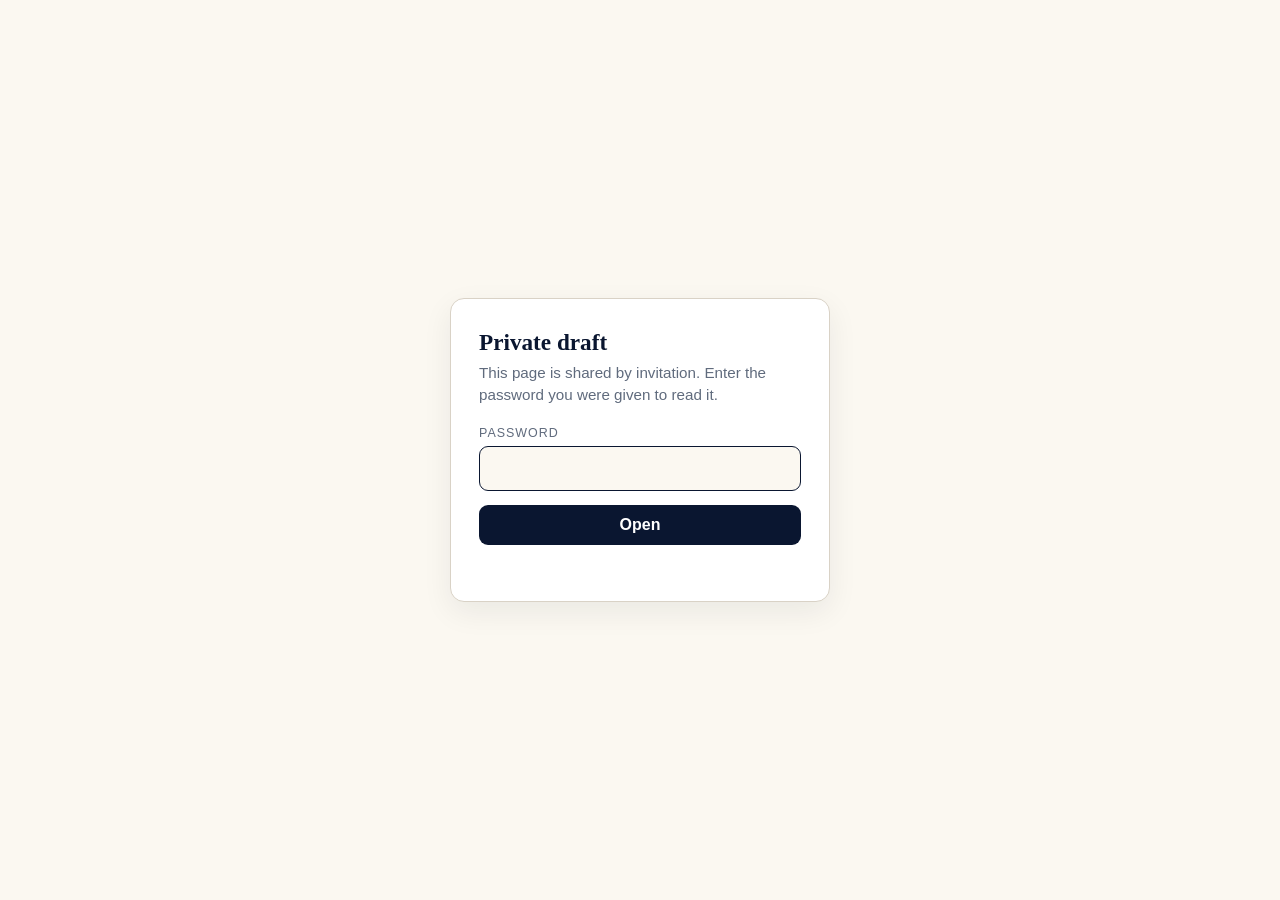
<file: resisting-misalignment/index.html>
<!DOCTYPE html>
<html lang="en">
<head>
<meta charset="utf-8">
<meta name="viewport" content="width=device-width, initial-scale=1">
<meta name="robots" content="noindex, nofollow">
<title>Draft · password required</title>
<style>
  :root { --navy: #0A1630; --ink: #172033; --muted: #606B7D; --paper: #FBF8F1; --coral: #F45D43; --hairline: #D9D2C6;
          --serif: "Iowan Old Style", "Palatino Linotype", Palatino, Georgia, serif;
          --sans: "Avenir Next", Avenir, "Helvetica Neue", Helvetica, Arial, sans-serif; }
  * { box-sizing: border-box; }
  html, body { height: 100%; margin: 0; }
  body { background: var(--paper); color: var(--ink); font-family: var(--sans); display: flex; align-items: center; justify-content: center; padding: 16px; }
  form { width: 100%; max-width: 380px; background: #fff; border: 1px solid var(--hairline); border-radius: 14px; padding: 30px 28px 26px; box-shadow: 0 10px 30px rgba(10, 22, 48, .07); }
  h1 { font-family: var(--serif); font-weight: 600; font-size: 1.45rem; color: var(--navy); margin: 0 0 6px; }
  p { margin: 0 0 20px; color: var(--muted); font-size: .95rem; line-height: 1.45; }
  label { display: block; font-size: .78rem; letter-spacing: .08em; text-transform: uppercase; color: var(--muted); margin-bottom: 6px; }
  input { width: 100%; font: inherit; font-size: 1.1rem; letter-spacing: .12em; padding: 11px 12px; border: 1.5px solid var(--hairline); border-radius: 9px; background: var(--paper); color: var(--navy); }
  input:focus { outline: none; border-color: var(--navy); }
  button { margin-top: 14px; width: 100%; font: inherit; font-weight: 600; padding: 11px 12px; border: 0; border-radius: 9px; background: var(--navy); color: #fff; cursor: pointer; }
  button[disabled] { opacity: .6; cursor: progress; }
  #msg { min-height: 1.3em; margin: 12px 0 0; font-size: .9rem; color: var(--coral); }
</style>
</head>
<body>
<form id="gate" autocomplete="off">
  <h1>Private draft</h1>
  <p>This page is shared by invitation. Enter the password you were given to read it.</p>
  <label for="pw">Password</label>
  <input id="pw" type="password" autofocus autocapitalize="characters" spellcheck="false">
  <button id="go" type="submit">Open</button>
  <div id="msg" role="alert"></div>
</form>
<noscript><p style="position:fixed;bottom:16px;left:16px;right:16px;text-align:center">This page needs JavaScript.</p></noscript>
<script>
(function () {
  var ITER = 600000, KEY = 'rm-draft-pass';
  var form = document.getElementById('gate'), pw = document.getElementById('pw'),
      go = document.getElementById('go'), msg = document.getElementById('msg'), payload = null;

  function load() {
    if (!payload) payload = fetch('payload.bin', { cache: 'no-cache' }).then(function (r) {
      if (!r.ok) throw new Error('fetch'); return r.arrayBuffer(); });
    return payload;
  }

  async function unlock(pass) {
    var buf = new Uint8Array(await load()), salt = buf.slice(0, 16), ct = buf.slice(16);
    var base = await crypto.subtle.importKey('raw', new TextEncoder().encode(pass), 'PBKDF2', false, ['deriveBits']);
    var bits = new Uint8Array(await crypto.subtle.deriveBits({ name: 'PBKDF2', hash: 'SHA-256', salt: salt, iterations: ITER }, base, 384));
    var key = await crypto.subtle.importKey('raw', bits.slice(0, 32), 'AES-CBC', false, ['decrypt']);
    var gz = new Uint8Array(await crypto.subtle.decrypt({ name: 'AES-CBC', iv: bits.slice(32) }, key, ct));   // throws on a wrong password
    if (gz[0] !== 0x1f || gz[1] !== 0x8b) throw new Error('bad');
    var stream = new Blob([gz]).stream().pipeThrough(new DecompressionStream('gzip'));
    return await new Response(stream).text();
  }

  async function attempt(pass, quiet) {
    go.disabled = true; msg.textContent = quiet ? '' : 'Unlocking…'; msg.style.color = 'var(--muted)';
    try {
      var html = await unlock(pass);
      try { sessionStorage.setItem(KEY, pass); } catch (e) {}
      document.open(); document.write(html); document.close();
    } catch (e) {
      try { sessionStorage.removeItem(KEY); } catch (e2) {}
      go.disabled = false; msg.style.color = 'var(--coral)';
      msg.textContent = quiet ? '' : (e && e.message === 'fetch' ? 'Could not load the page. Please try again.' :
        (window.crypto && crypto.subtle && window.DecompressionStream ? 'That password did not work.' : 'Please open this page in an up-to-date browser.'));
      pw.select();
    }
  }

  form.addEventListener('submit', function (ev) {
    ev.preventDefault();
    var pass = pw.value.trim().toUpperCase();
    if (pass) attempt(pass, false);
  });

  load().catch(function () {});
  var saved = null; try { saved = sessionStorage.getItem(KEY); } catch (e) {}
  if (saved) attempt(saved, true);                      // so that a refresh does not ask again
})();
</script>
</body>
</html>
</file>
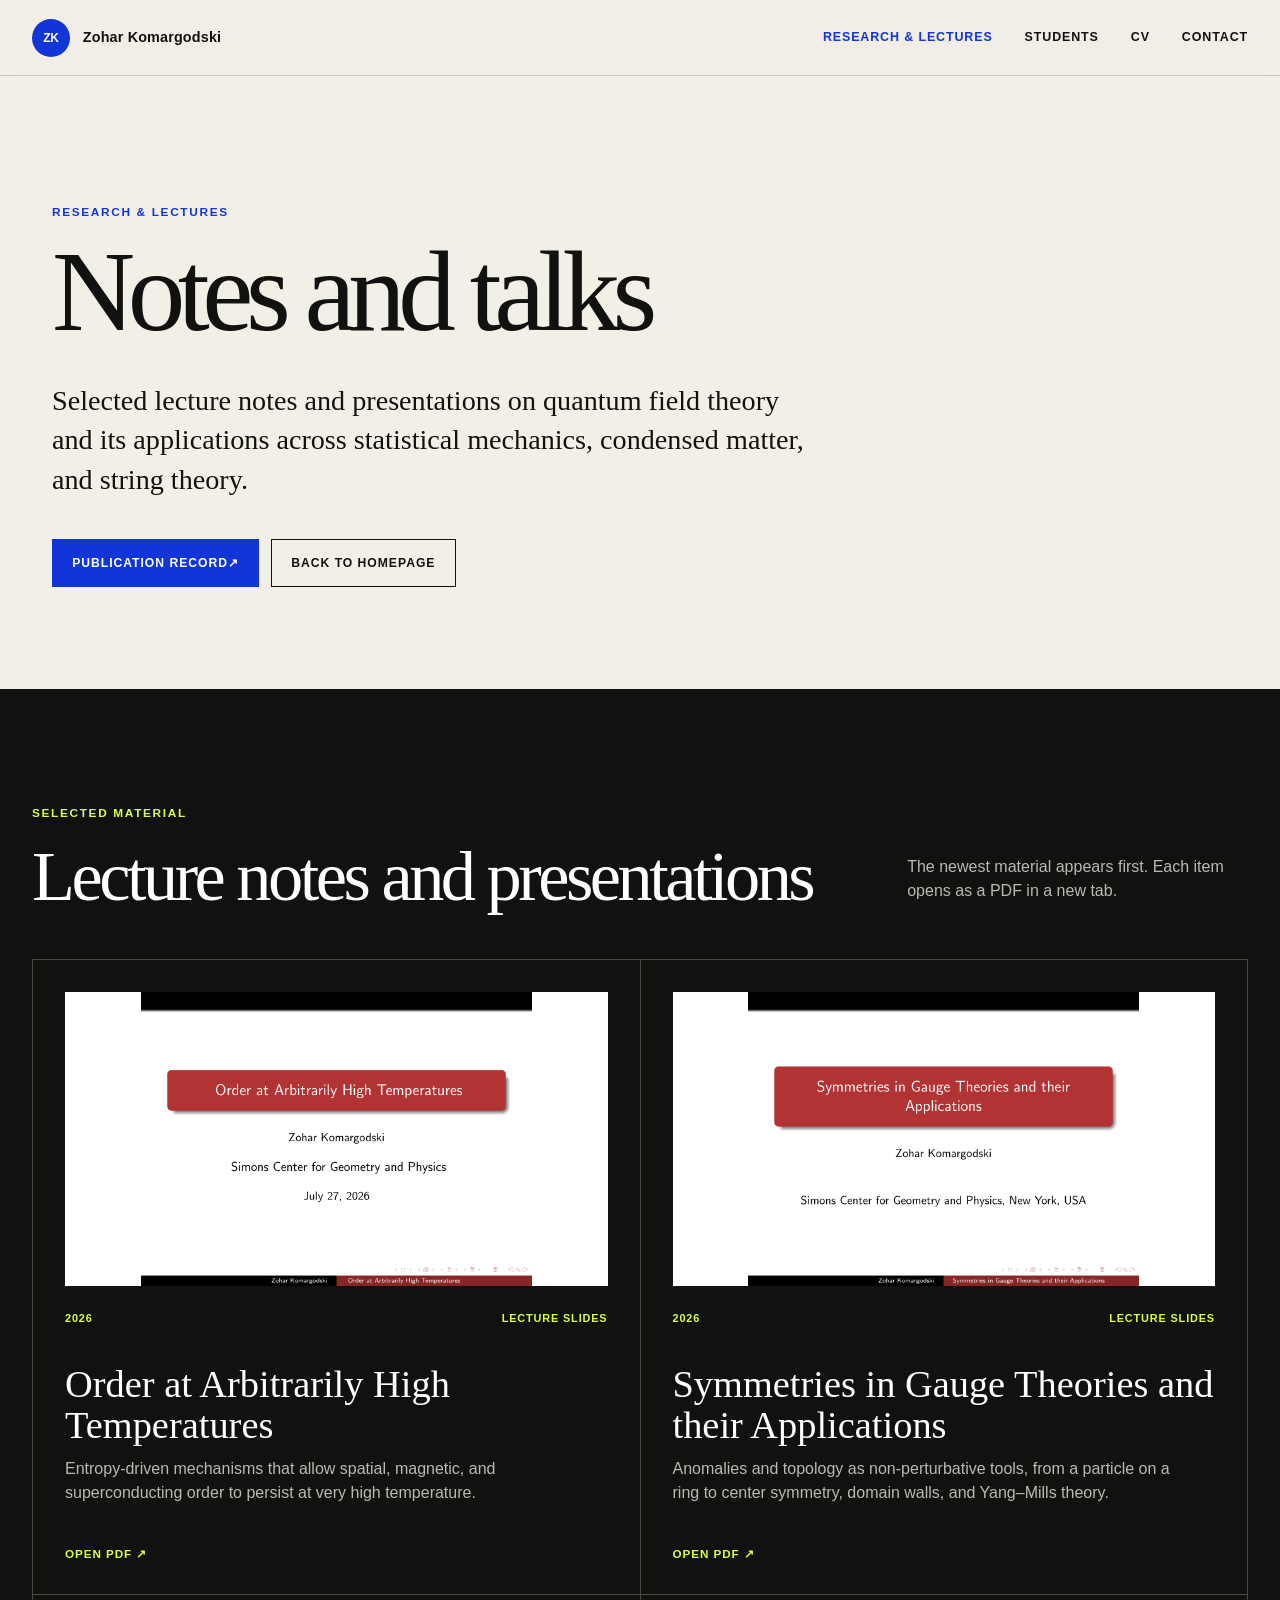
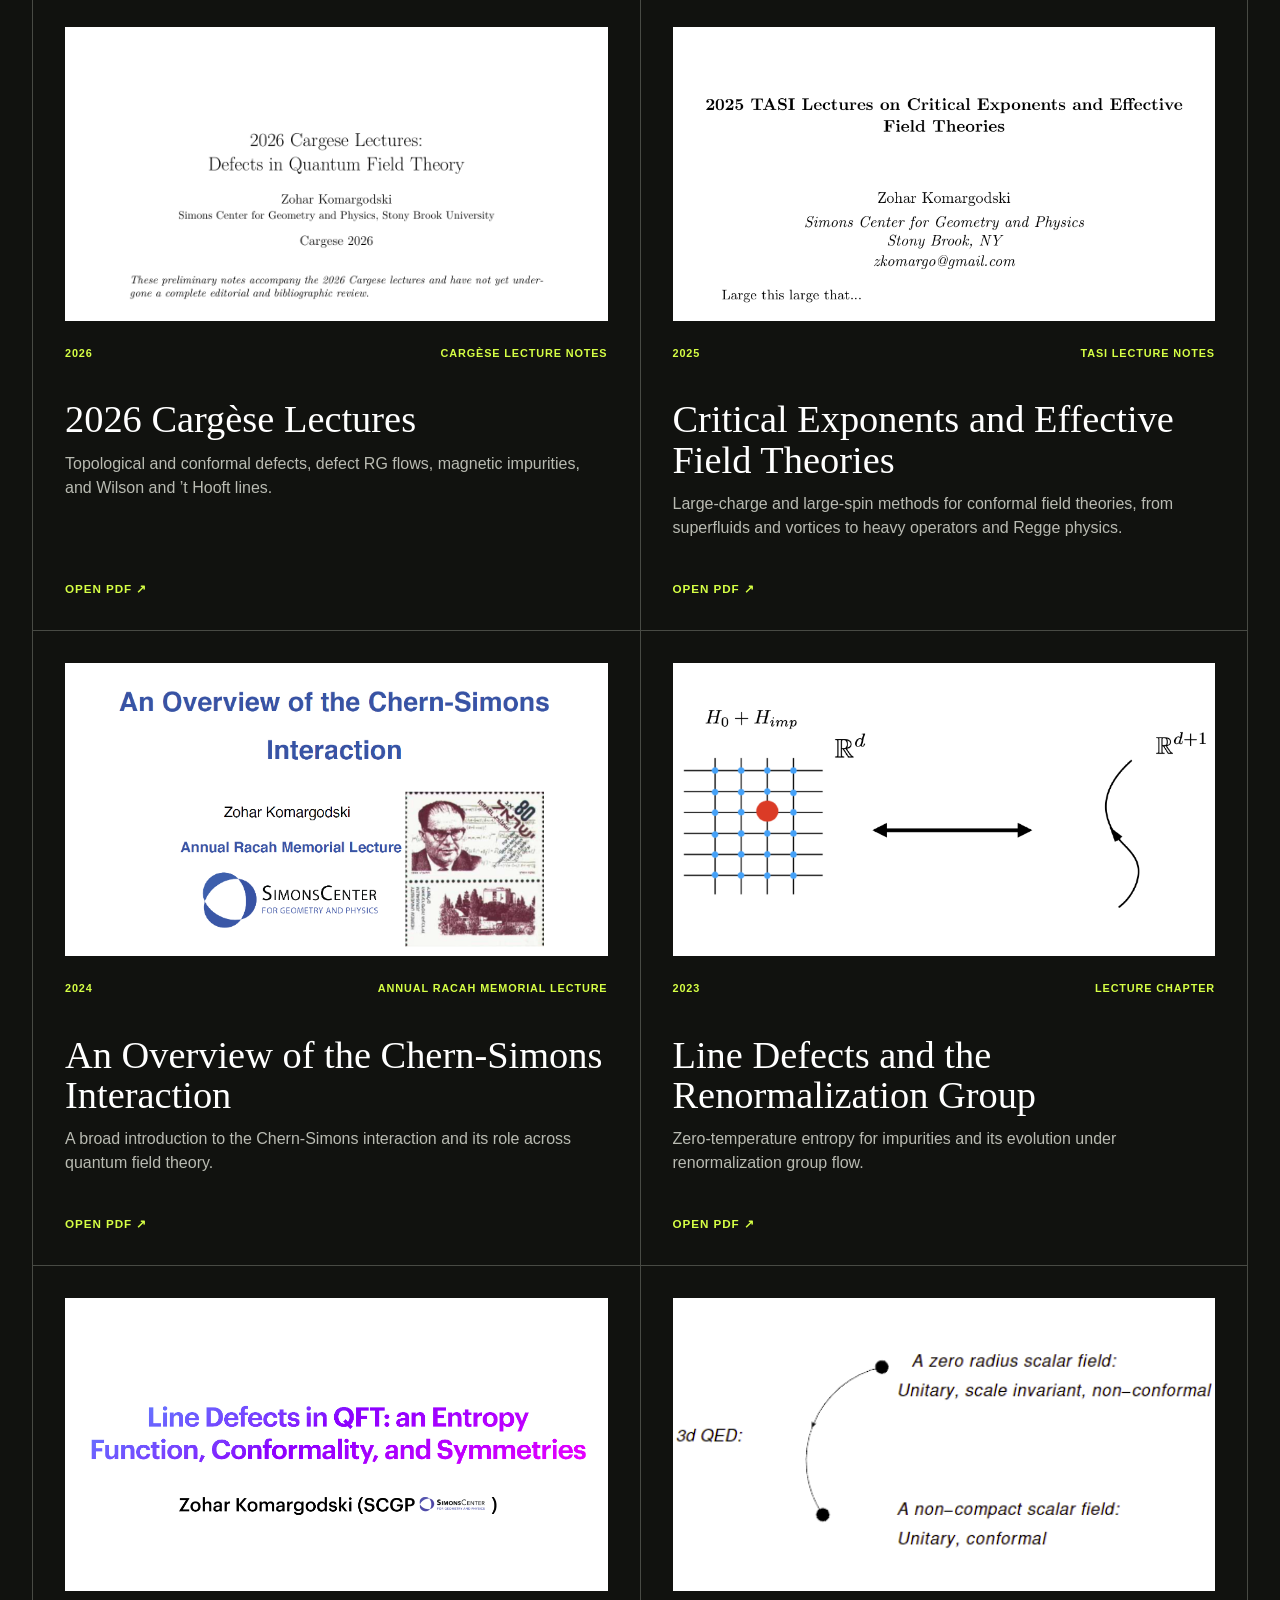
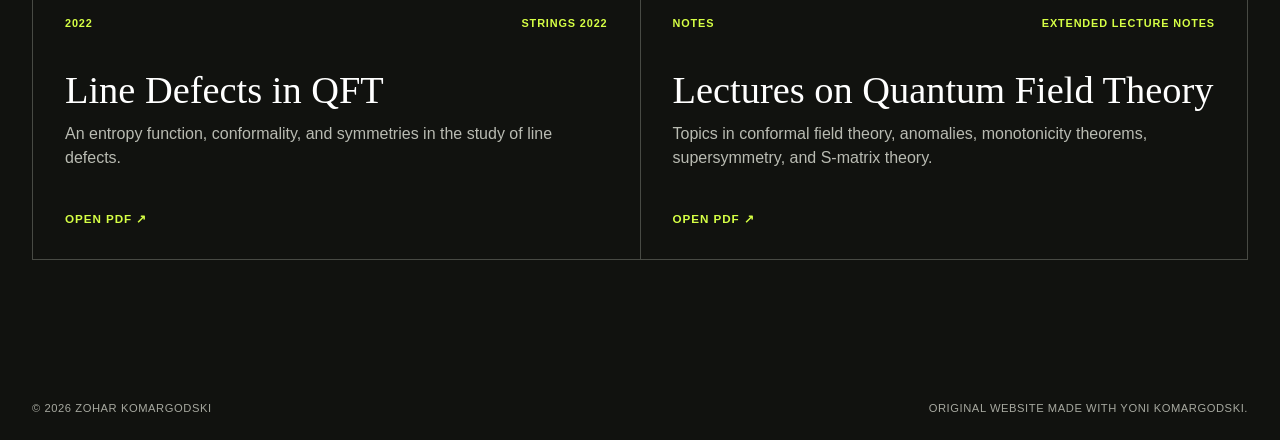
<file: research.html>
<!doctype html>
<html lang="en">
  <head>
    <meta charset="utf-8">
    <meta name="viewport" content="width=device-width, initial-scale=1">
    <title>Research &amp; Lectures | Zohar Komargodski</title>
    <meta name="description" content="Lecture notes and presentations by Zohar Komargodski on quantum field theory, statistical mechanics, condensed matter, and string theory.">
    <meta name="author" content="Zohar Komargodski">
    <meta name="robots" content="index, follow, max-image-preview:large">
    <link rel="canonical" href="https://zoharkomargodski.com/research.html">
    <link rel="icon" href="favicon.svg">
    <link rel="stylesheet" href="styles.css">
    <meta property="og:type" content="website">
    <meta property="og:url" content="https://zoharkomargodski.com/research.html">
    <meta property="og:site_name" content="Zohar Komargodski">
    <meta property="og:title" content="Research &amp; Lectures | Zohar Komargodski">
    <meta property="og:description" content="Selected lecture notes and presentations on quantum field theory and its applications.">
    <meta property="og:image" content="https://zoharkomargodski.com/og.png">
    <meta property="og:image:alt" content="Zohar Komargodski">
    <meta name="twitter:card" content="summary_large_image">
    <meta name="twitter:title" content="Research &amp; Lectures | Zohar Komargodski">
    <meta name="twitter:description" content="Selected lecture notes and presentations on quantum field theory and its applications.">
    <meta name="twitter:image" content="https://zoharkomargodski.com/og.png">
    <meta name="twitter:image:alt" content="Zohar Komargodski">
  </head>
  <body>
    <a class="skip-link" href="#main">Skip to content</a>

    <header class="site-header">
      <a class="wordmark" href="index.html" aria-label="Zohar Komargodski, home">
        <span>ZK</span>
        <strong>Zohar Komargodski</strong>
      </a>
      <nav aria-label="Main navigation">
        <a href="research.html" aria-current="page">Research &amp; lectures</a>
        <a href="students.html">Students</a>
        <a href="index.html#cv">CV</a>
        <a href="index.html#contact">Contact</a>
      </nav>
    </header>

    <main id="main">
      <section class="page-hero">
        <p class="eyebrow">Research &amp; lectures</p>
        <h1>Notes and talks</h1>
        <p class="page-hero-intro">
          Selected lecture notes and presentations on quantum field theory and
          its applications across statistical mechanics, condensed matter, and
          string theory.
        </p>
        <div class="hero-actions">
          <a class="button button-primary" href="https://inspirehep.net/literature?sort=mostrecent&amp;size=25&amp;page=1&amp;q=find%20a%20komargodski&amp;ui-citation-summary=true" target="_blank" rel="noreferrer">
            Publication record <span aria-hidden="true">↗</span>
          </a>
          <a class="button button-secondary" href="index.html">Back to homepage</a>
        </div>
      </section>

      <section class="section work-section materials-page-section">
        <div class="section-heading split-heading">
          <div>
            <p class="eyebrow">Selected material</p>
            <h2>Lecture notes and presentations</h2>
          </div>
          <p>The newest material appears first. Each item opens as a PDF in a new tab.</p>
        </div>

        <div class="resource-grid">
          <a class="resource-card" id="order-at-high-temperatures" href="lectures/order-arbitrarily-high-temperatures.pdf" target="_blank">
            <div class="resource-image">
              <img src="images/entropic-order-01.png" alt="Title slide for Order at Arbitrarily High Temperatures" width="1240" height="930">
            </div>
            <div class="resource-meta"><span>2026</span><span>Lecture slides</span></div>
            <h3>Order at Arbitrarily High Temperatures</h3>
            <p>Entropy-driven mechanisms that allow spatial, magnetic, and superconducting order to persist at very high temperature.</p>
            <span class="resource-link">Open PDF <span aria-hidden="true">↗</span></span>
          </a>

          <a class="resource-card" id="gauge-theory-symmetries" href="lectures/symmetries-gauge-theories-applications.pdf" target="_blank">
            <div class="resource-image">
              <img src="images/gauge-theory-symmetries-01.png" alt="Title slide for Symmetries in Gauge Theories and their Applications" width="1240" height="930">
            </div>
            <div class="resource-meta"><span>2026</span><span>Lecture slides</span></div>
            <h3>Symmetries in Gauge Theories and their Applications</h3>
            <p>Anomalies and topology as non-perturbative tools, from a particle on a ring to center symmetry, domain walls, and Yang–Mills theory.</p>
            <span class="resource-link">Open PDF <span aria-hidden="true">↗</span></span>
          </a>

          <a class="resource-card" href="lectures/cargese-2026-defects.pdf" target="_blank">
            <div class="resource-image">
              <img src="images/cargese-2026.png" alt="Title page of the 2026 Cargèse lectures" width="1240" height="670">
            </div>
            <div class="resource-meta"><span>2026</span><span>Cargèse lecture notes</span></div>
            <h3>2026 Cargèse Lectures</h3>
            <p>Topological and conformal defects, defect RG flows, magnetic impurities, and Wilson and ’t Hooft lines.</p>
            <span class="resource-link">Open PDF <span aria-hidden="true">↗</span></span>
          </a>

          <a class="resource-card" href="lectures/tasi-2025-critical-exponents.pdf" target="_blank">
            <div class="resource-image">
              <img src="images/tasi-2025.png" alt="Title page of the 2025 TASI lecture notes" width="878" height="475">
            </div>
            <div class="resource-meta"><span>2025</span><span>TASI lecture notes</span></div>
            <h3>Critical Exponents and Effective Field Theories</h3>
            <p>Large-charge and large-spin methods for conformal field theories, from superfluids and vortices to heavy operators and Regge physics.</p>
            <span class="resource-link">Open PDF <span aria-hidden="true">↗</span></span>
          </a>

          <a class="resource-card" href="lectures/racah-lecture-2024.pdf" target="_blank">
            <div class="resource-image">
              <img src="images/racah-lecture.png" alt="Title slide for the Annual Racah Memorial Lecture" width="760" height="430">
            </div>
            <div class="resource-meta"><span>2024</span><span>Annual Racah Memorial Lecture</span></div>
            <h3>An Overview of the Chern-Simons Interaction</h3>
            <p>A broad introduction to the Chern-Simons interaction and its role across quantum field theory.</p>
            <span class="resource-link">Open PDF <span aria-hidden="true">↗</span></span>
          </a>

          <a class="resource-card" href="lectures/line-defects-renormalization-group.pdf" target="_blank">
            <div class="resource-image">
              <img src="images/line-defects.png" alt="Diagram illustrating an impurity on a lattice" width="760" height="430">
            </div>
            <div class="resource-meta"><span>2023</span><span>Lecture chapter</span></div>
            <h3>Line Defects and the Renormalization Group</h3>
            <p>Zero-temperature entropy for impurities and its evolution under renormalization group flow.</p>
            <span class="resource-link">Open PDF <span aria-hidden="true">↗</span></span>
          </a>

          <a class="resource-card" href="lectures/strings-2022-line-defects.pdf" target="_blank">
            <div class="resource-image">
              <img src="images/strings-2022.png" alt="Title slide for the Strings 2022 lecture on line defects" width="760" height="430">
            </div>
            <div class="resource-meta"><span>2022</span><span>Strings 2022</span></div>
            <h3>Line Defects in QFT</h3>
            <p>An entropy function, conformality, and symmetries in the study of line defects.</p>
            <span class="resource-link">Open PDF <span aria-hidden="true">↗</span></span>
          </a>

          <a class="resource-card" href="lectures/lecture-notes-qft.pdf" target="_blank">
            <div class="resource-image">
              <img src="images/lecture-notes.png" alt="Field theory diagram from the lecture notes" width="760" height="430">
            </div>
            <div class="resource-meta"><span>Notes</span><span>Extended lecture notes</span></div>
            <h3>Lectures on Quantum Field Theory</h3>
            <p>Topics in conformal field theory, anomalies, monotonicity theorems, supersymmetry, and S-matrix theory.</p>
            <span class="resource-link">Open PDF <span aria-hidden="true">↗</span></span>
          </a>
        </div>
      </section>
    </main>

    <footer>
      <span>© 2026 Zohar Komargodski</span>
      <span>Original website made with Yoni Komargodski.</span>
    </footer>
  </body>
</html>
</file>
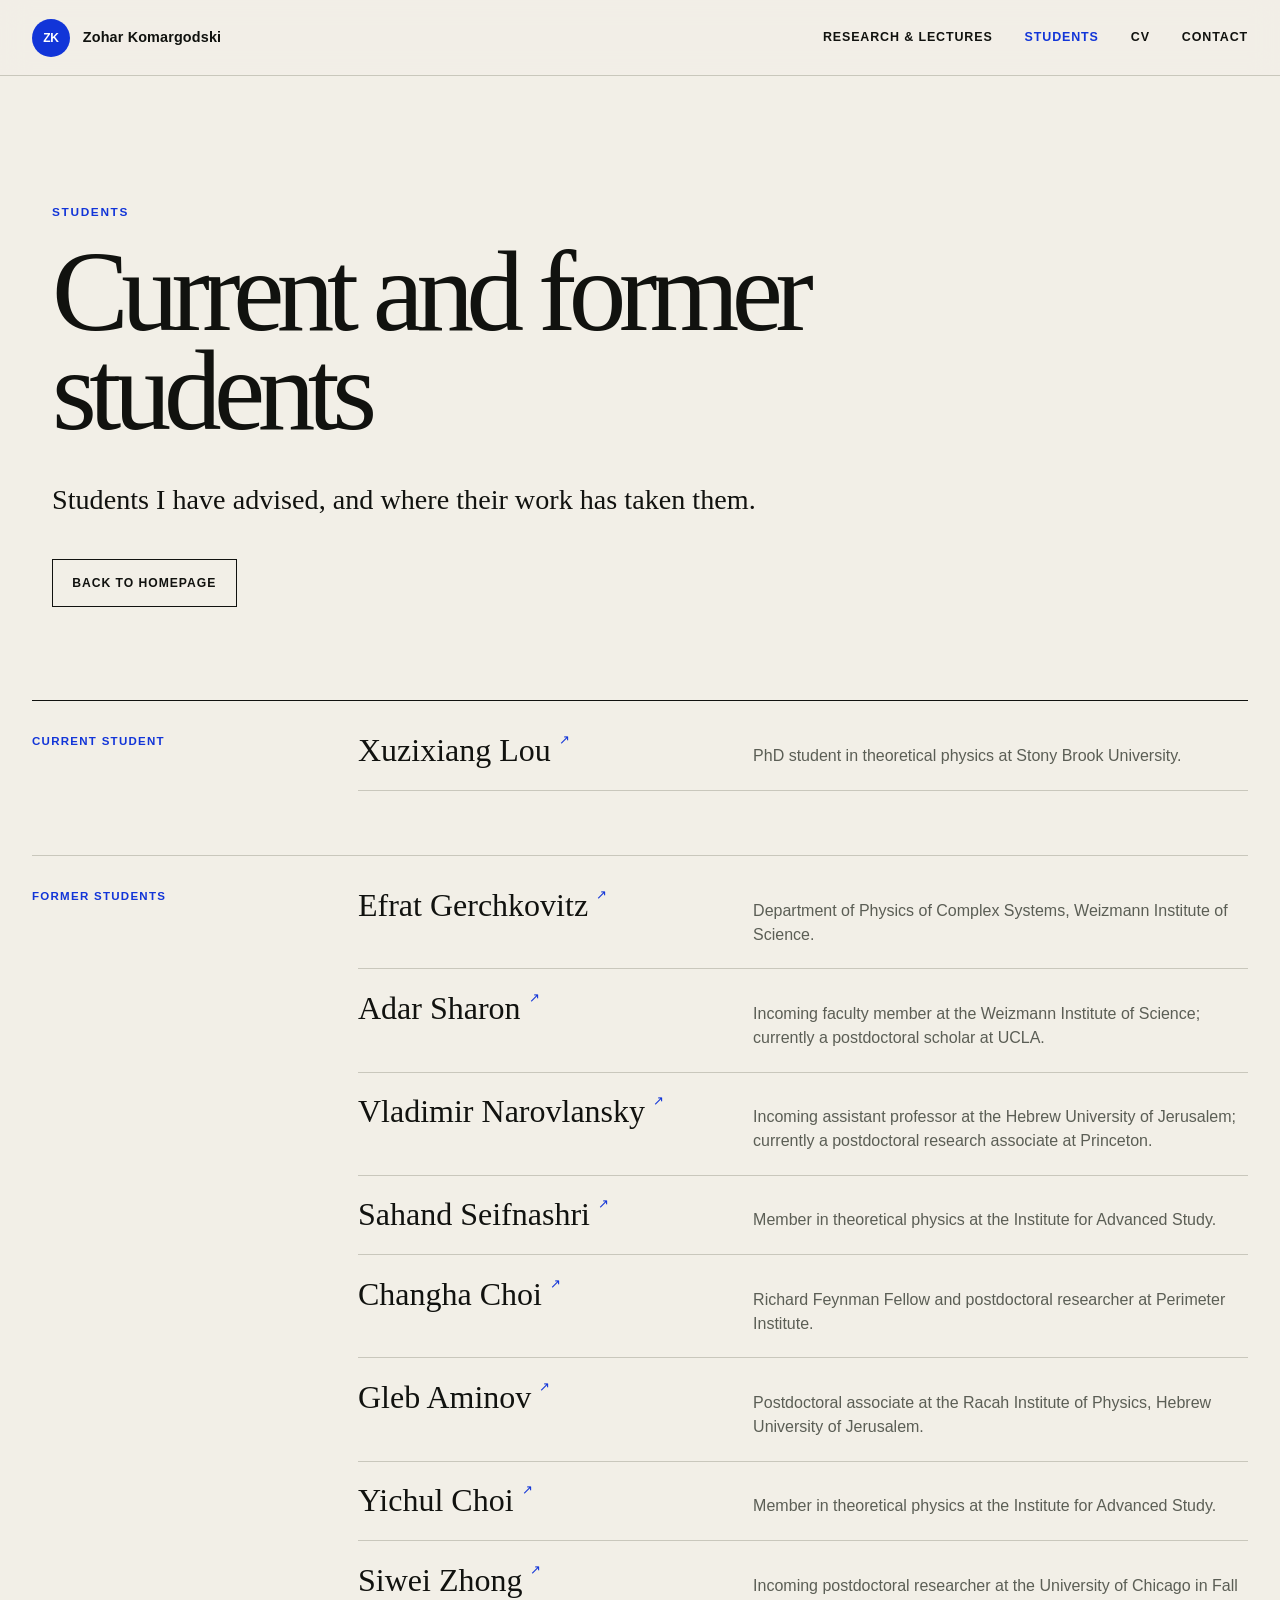
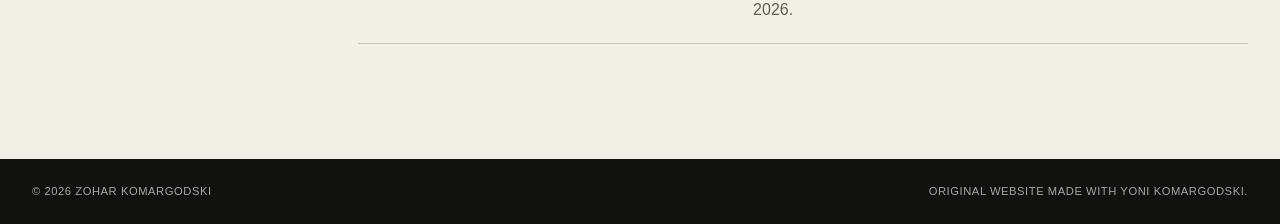
<file: students.html>
<!doctype html>
<html lang="en">
  <head>
    <meta charset="utf-8">
    <meta name="viewport" content="width=device-width, initial-scale=1">
    <title>Students | Zohar Komargodski</title>
    <meta name="description" content="Current and former students advised by Zohar Komargodski, with their present positions and research profiles.">
    <meta name="author" content="Zohar Komargodski">
    <meta name="robots" content="index, follow, max-image-preview:large">
    <link rel="canonical" href="https://zoharkomargodski.com/students.html">
    <link rel="icon" href="favicon.svg">
    <link rel="stylesheet" href="styles.css">
    <meta property="og:type" content="website">
    <meta property="og:url" content="https://zoharkomargodski.com/students.html">
    <meta property="og:site_name" content="Zohar Komargodski">
    <meta property="og:title" content="Students | Zohar Komargodski">
    <meta property="og:description" content="Current and former students, their present positions, and research profiles.">
    <meta property="og:image" content="https://zoharkomargodski.com/og.png">
    <meta property="og:image:alt" content="Zohar Komargodski">
    <meta name="twitter:card" content="summary_large_image">
    <meta name="twitter:title" content="Students | Zohar Komargodski">
    <meta name="twitter:description" content="Current and former students, their present positions, and research profiles.">
    <meta name="twitter:image" content="https://zoharkomargodski.com/og.png">
    <meta name="twitter:image:alt" content="Zohar Komargodski">
  </head>
  <body>
    <a class="skip-link" href="#main">Skip to content</a>

    <header class="site-header">
      <a class="wordmark" href="index.html" aria-label="Zohar Komargodski, home">
        <span>ZK</span>
        <strong>Zohar Komargodski</strong>
      </a>
      <nav aria-label="Main navigation">
        <a href="research.html">Research &amp; lectures</a>
        <a href="students.html" aria-current="page">Students</a>
        <a href="index.html#cv">CV</a>
        <a href="index.html#contact">Contact</a>
      </nav>
    </header>

    <main id="main">
      <section class="page-hero students-page-hero">
        <p class="eyebrow">Students</p>
        <h1>Current and former students</h1>
        <p class="page-hero-intro">Students I have advised, and where their work has taken them.</p>
        <div class="hero-actions">
          <a class="button button-secondary" href="index.html">Back to homepage</a>
        </div>
      </section>

      <section class="section students-section students-page-list">
        <div class="student-groups">
          <div class="student-group student-group-current">
            <p class="student-group-label">Current student</p>
            <ul class="student-list">
              <li>
                <a class="student-name" href="https://inspirehep.net/authors/2637645" target="_blank" rel="noreferrer">
                  Xuzixiang Lou <span aria-hidden="true">↗</span>
                </a>
                <p>PhD student in theoretical physics at Stony Brook University.</p>
              </li>
            </ul>
          </div>

          <div class="student-group">
            <p class="student-group-label">Former students</p>
            <ul class="student-list">
              <li>
                <a class="student-name" href="https://inspirehep.net/authors/1917916" target="_blank" rel="noreferrer">
                  Efrat Gerchkovitz <span aria-hidden="true">↗</span>
                </a>
                <p>Department of Physics of Complex Systems, Weizmann Institute of Science.</p>
              </li>
              <li>
                <a class="student-name" href="https://inspirehep.net/authors/1683407" target="_blank" rel="noreferrer">
                  Adar Sharon <span aria-hidden="true">↗</span>
                </a>
                <p>Incoming faculty member at the Weizmann Institute of Science; currently a postdoctoral scholar at UCLA.</p>
              </li>
              <li>
                <a class="student-name" href="https://inspirehep.net/authors/1853400" target="_blank" rel="noreferrer">
                  Vladimir Narovlansky <span aria-hidden="true">↗</span>
                </a>
                <p>Incoming assistant professor at the Hebrew University of Jerusalem; currently a postdoctoral research associate at Princeton.</p>
              </li>
              <li>
                <a class="student-name" href="https://inspirehep.net/authors/1729087" target="_blank" rel="noreferrer">
                  Sahand Seifnashri <span aria-hidden="true">↗</span>
                </a>
                <p>Member in theoretical physics at the Institute for Advanced Study.</p>
              </li>
              <li>
                <a class="student-name" href="https://inspirehep.net/authors/1747510" target="_blank" rel="noreferrer">
                  Changha Choi <span aria-hidden="true">↗</span>
                </a>
                <p>Richard Feynman Fellow and postdoctoral researcher at Perimeter Institute.</p>
              </li>
              <li>
                <a class="student-name" href="https://inspirehep.net/authors/1510635" target="_blank" rel="noreferrer">
                  Gleb Aminov <span aria-hidden="true">↗</span>
                </a>
                <p>Postdoctoral associate at the Racah Institute of Physics, Hebrew University of Jerusalem.</p>
              </li>
              <li>
                <a class="student-name" href="https://inspirehep.net/authors/1994689" target="_blank" rel="noreferrer">
                  Yichul Choi <span aria-hidden="true">↗</span>
                </a>
                <p>Member in theoretical physics at the Institute for Advanced Study.</p>
              </li>
              <li>
                <a class="student-name" href="https://inspirehep.net/authors/2662515" target="_blank" rel="noreferrer">
                  Siwei Zhong <span aria-hidden="true">↗</span>
                </a>
                <p>Incoming postdoctoral researcher at the University of Chicago in Fall 2026.</p>
              </li>
            </ul>
          </div>
        </div>
      </section>
    </main>

    <footer>
      <span>© 2026 Zohar Komargodski</span>
      <span>Original website made with Yoni Komargodski.</span>
    </footer>
  </body>
</html>
</file>
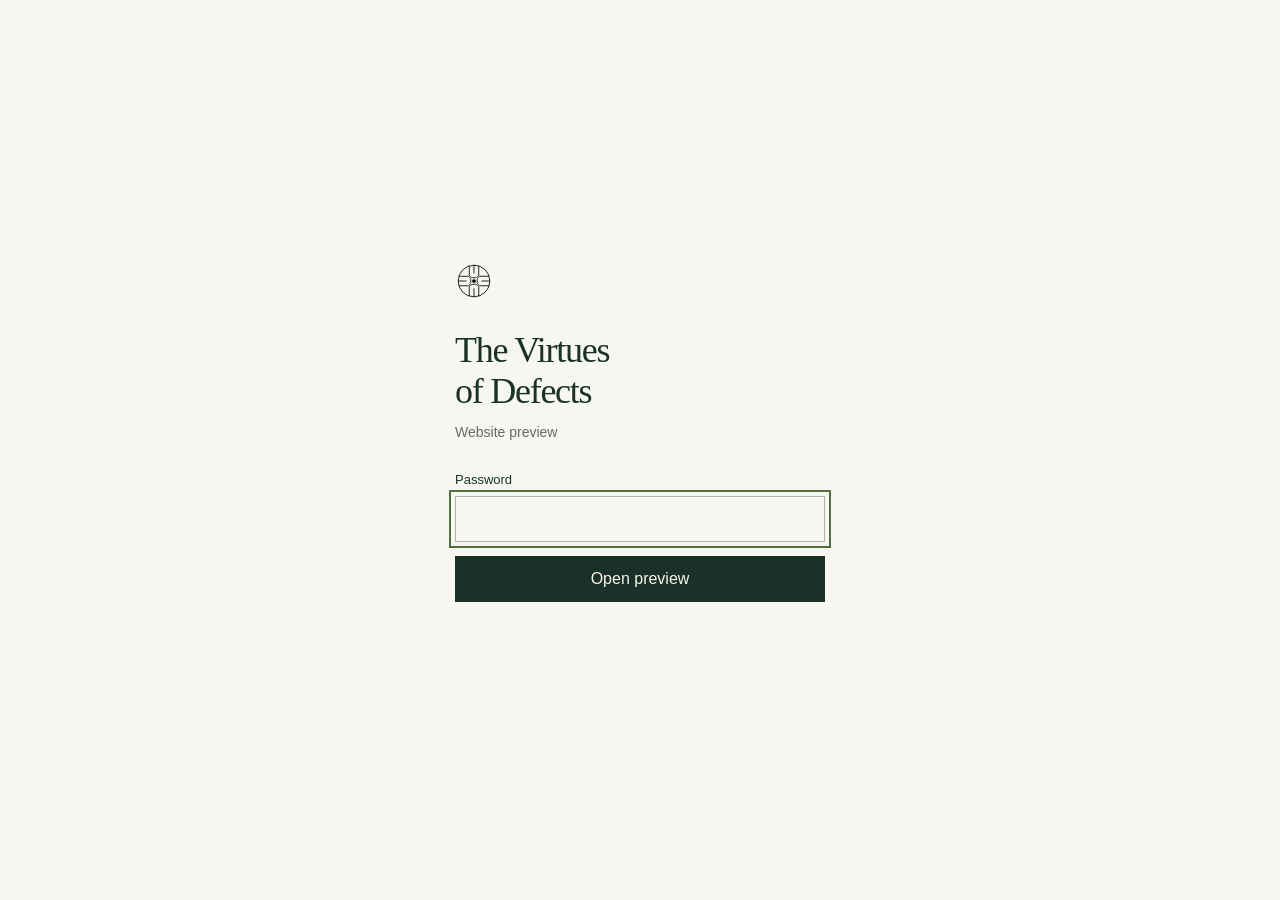
<file: defects-preview/about.html>
<!doctype html>
<html lang="en"><head><meta charset="utf-8"><meta name="viewport" content="width=device-width,initial-scale=1"><meta name="robots" content="noindex,nofollow,noarchive"><meta name="referrer" content="no-referrer"><title>The Virtues of Defects — Preview</title><link rel="icon" href="assets/defect-mark.svg" type="image/svg+xml">
<style>
:root{color-scheme:light;font-family:-apple-system,BlinkMacSystemFont,"Segoe UI",Arial,sans-serif;color:#1b3027;background:#f7f7f2}*{box-sizing:border-box}body{margin:0;min-height:100vh;display:grid;place-items:center;padding:28px}main{width:100%;max-width:370px}img{width:38px;height:38px;margin-bottom:26px}h1{font:normal 36px/1.15 Georgia,serif;letter-spacing:-.035em;margin:0 0 12px}p{font-size:14px;color:#626b64;margin:0 0 32px}label{display:block;font-size:13px;margin-bottom:9px}input,button{font:inherit;width:100%;padding:13px 15px;border-radius:0}input{border:1px solid #aab5aa;color:#1b3027;background:transparent}button{margin-top:14px;background:#1b3027;color:#f7f7f2;border:1px solid #1b3027;cursor:pointer}button:hover{background:#304b3c}button:disabled{opacity:.65;cursor:wait}:focus-visible{outline:2px solid #526e3f;outline-offset:4px}#message{min-height:22px;font-size:13px;margin:14px 0 0;color:#8d3430}noscript{display:block;margin-top:15px;font-size:13px}
</style></head><body><main><img src="assets/defect-mark.svg" alt=""><h1>The Virtues<br>of Defects</h1><p>Website preview</p><form id="gate"><label for="password">Password</label><input id="password" name="password" type="password" autocomplete="current-password" required autofocus><button id="open" type="submit">Open preview</button><p id="message" role="status" aria-live="polite"></p></form><noscript>Please enable JavaScript to open this preview.</noscript></main>
<script>
const staticryptInitiator = ((function(){
  const exports = {};
  const cryptoEngine = ((function(){
  const exports = {};
  const { subtle } = crypto;

const IV_BITS = 16 * 8;
const HEX_BITS = 4;
const ENCRYPTION_ALGO = "AES-CBC";

/**
 * Translates between utf8 encoded hexadecimal strings
 * and Uint8Array bytes.
 */
const HexEncoder = {
    /**
     * hex string -> bytes
     * @param {string} hexString
     * @returns {Uint8Array}
     */
    parse: function (hexString) {
        if (hexString.length % 2 !== 0) throw "Invalid hexString";
        const arrayBuffer = new Uint8Array(hexString.length / 2);

        for (let i = 0; i < hexString.length; i += 2) {
            const byteValue = parseInt(hexString.substring(i, i + 2), 16);
            if (isNaN(byteValue)) {
                throw "Invalid hexString";
            }
            arrayBuffer[i / 2] = byteValue;
        }
        return arrayBuffer;
    },

    /**
     * bytes -> hex string
     * @param {Uint8Array} bytes
     * @returns {string}
     */
    stringify: function (bytes) {
        const hexBytes = [];

        for (let i = 0; i < bytes.length; ++i) {
            let byteString = bytes[i].toString(16);
            if (byteString.length < 2) {
                byteString = "0" + byteString;
            }
            hexBytes.push(byteString);
        }
        return hexBytes.join("");
    },
};

/**
 * Translates between utf8 strings and Uint8Array bytes.
 */
const UTF8Encoder = {
    parse: function (str) {
        return new TextEncoder().encode(str);
    },

    stringify: function (bytes) {
        return new TextDecoder().decode(bytes);
    },
};

/**
 * Salt and encrypt a msg with a password.
 */
async function encrypt(msg, hashedPassword) {
    // Must be 16 bytes, unpredictable, and preferably cryptographically random. However, it need not be secret.
    // https://developer.mozilla.org/en-US/docs/Web/API/SubtleCrypto/encrypt#parameters
    const iv = crypto.getRandomValues(new Uint8Array(IV_BITS / 8));

    const key = await subtle.importKey("raw", HexEncoder.parse(hashedPassword), ENCRYPTION_ALGO, false, ["encrypt"]);

    const encrypted = await subtle.encrypt(
        {
            name: ENCRYPTION_ALGO,
            iv: iv,
        },
        key,
        UTF8Encoder.parse(msg)
    );

    // iv will be 32 hex characters, we prepend it to the ciphertext for use in decryption
    return HexEncoder.stringify(iv) + HexEncoder.stringify(new Uint8Array(encrypted));
}
exports.encrypt = encrypt;

/**
 * Decrypt a salted msg using a password.
 *
 * @param {string} encryptedMsg
 * @param {string} hashedPassword
 * @returns {Promise<string>}
 */
async function decrypt(encryptedMsg, hashedPassword) {
    const ivLength = IV_BITS / HEX_BITS;
    const iv = HexEncoder.parse(encryptedMsg.substring(0, ivLength));
    const encrypted = encryptedMsg.substring(ivLength);

    const key = await subtle.importKey("raw", HexEncoder.parse(hashedPassword), ENCRYPTION_ALGO, false, ["decrypt"]);

    const outBuffer = await subtle.decrypt(
        {
            name: ENCRYPTION_ALGO,
            iv: iv,
        },
        key,
        HexEncoder.parse(encrypted)
    );

    return UTF8Encoder.stringify(new Uint8Array(outBuffer));
}
exports.decrypt = decrypt;

/**
 * Salt and hash the password so it can be stored in localStorage without opening a password reuse vulnerability.
 *
 * @param {string} password
 * @param {string} salt
 * @returns {Promise<string>}
 */
async function hashPassword(password, salt) {
    // we hash the password in multiple steps, each adding more iterations. This is because we used to allow less
    // iterations, so for backward compatibility reasons, we need to support going from that to more iterations.
    let hashedPassword = await hashLegacyRound(password, salt);

    hashedPassword = await hashSecondRound(hashedPassword, salt);

    return hashThirdRound(hashedPassword, salt);
}
exports.hashPassword = hashPassword;

/**
 * This hashes the password with 1k iterations. This is a low number, we need this function to support backwards
 * compatibility.
 *
 * @param {string} password
 * @param {string} salt
 * @returns {Promise<string>}
 */
function hashLegacyRound(password, salt) {
    return pbkdf2(password, salt, 1000, "SHA-1");
}
exports.hashLegacyRound = hashLegacyRound;

/**
 * Add a second round of iterations. This is because we used to use 1k, so for backwards compatibility with
 * remember-me/autodecrypt links, we need to support going from that to more iterations.
 *
 * @param hashedPassword
 * @param salt
 * @returns {Promise<string>}
 */
function hashSecondRound(hashedPassword, salt) {
    return pbkdf2(hashedPassword, salt, 14000, "SHA-256");
}
exports.hashSecondRound = hashSecondRound;

/**
 * Add a third round of iterations to bring total number to 600k. This is because we used to use 1k, then 15k, so for
 * backwards compatibility with remember-me/autodecrypt links, we need to support going from that to more iterations.
 *
 * @param hashedPassword
 * @param salt
 * @returns {Promise<string>}
 */
function hashThirdRound(hashedPassword, salt) {
    return pbkdf2(hashedPassword, salt, 585000, "SHA-256");
}
exports.hashThirdRound = hashThirdRound;

/**
 * Salt and hash the password so it can be stored in localStorage without opening a password reuse vulnerability.
 *
 * @param {string} password
 * @param {string} salt
 * @param {int} iterations
 * @param {string} hashAlgorithm
 * @returns {Promise<string>}
 */
async function pbkdf2(password, salt, iterations, hashAlgorithm) {
    const key = await subtle.importKey("raw", UTF8Encoder.parse(password), "PBKDF2", false, ["deriveBits"]);

    const keyBytes = await subtle.deriveBits(
        {
            name: "PBKDF2",
            hash: hashAlgorithm,
            iterations,
            salt: UTF8Encoder.parse(salt),
        },
        key,
        256
    );

    return HexEncoder.stringify(new Uint8Array(keyBytes));
}

function generateRandomSalt() {
    const bytes = crypto.getRandomValues(new Uint8Array(128 / 8));

    return HexEncoder.stringify(new Uint8Array(bytes));
}
exports.generateRandomSalt = generateRandomSalt;

async function signMessage(hashedPassword, message) {
    const key = await subtle.importKey(
        "raw",
        HexEncoder.parse(hashedPassword),
        {
            name: "HMAC",
            hash: "SHA-256",
        },
        false,
        ["sign"]
    );
    const signature = await subtle.sign("HMAC", key, UTF8Encoder.parse(message));

    return HexEncoder.stringify(new Uint8Array(signature));
}
exports.signMessage = signMessage;

function getRandomAlphanum() {
    const possibleCharacters = "abcdefghijklmnopqrstuvwxyzABCDEFGHIJKLMNOPQRSTUVWXYZ0123456789";

    let byteArray;
    let parsedInt;

    // Keep generating new random bytes until we get a value that falls
    // within a range that can be evenly divided by possibleCharacters.length
    do {
        byteArray = crypto.getRandomValues(new Uint8Array(1));
        // extract the lowest byte to get an int from 0 to 255 (probably unnecessary, since we're only generating 1 byte)
        parsedInt = byteArray[0] & 0xff;
    } while (parsedInt >= 256 - (256 % possibleCharacters.length));

    // Take the modulo of the parsed integer to get a random number between 0 and totalLength - 1
    const randomIndex = parsedInt % possibleCharacters.length;

    return possibleCharacters[randomIndex];
}

/**
 * Generate a random string of a given length.
 *
 * @param {int} length
 * @returns {string}
 */
function generateRandomString(length) {
    let randomString = "";

    for (let i = 0; i < length; i++) {
        randomString += getRandomAlphanum();
    }

    return randomString;
}
exports.generateRandomString = generateRandomString;

  return exports;
})());
const codec = ((function(){
  const exports = {};
  /**
 * Initialize the codec with the provided cryptoEngine - this return functions to encode and decode messages.
 *
 * @param cryptoEngine - the engine to use for encryption / decryption
 */
function init(cryptoEngine) {
    const exports = {};

    /**
     * Top-level function for encoding a message.
     * Includes password hashing, encryption, and signing.
     *
     * @param {string} msg
     * @param {string} password
     * @param {string} salt
     *
     * @returns {string} The encoded text
     */
    async function encode(msg, password, salt) {
        const hashedPassword = await cryptoEngine.hashPassword(password, salt);

        const encrypted = await cryptoEngine.encrypt(msg, hashedPassword);

        // we use the hashed password in the HMAC because this is effectively what will be used a password (so we can store
        // it in localStorage safely, we don't use the clear text password)
        const hmac = await cryptoEngine.signMessage(hashedPassword, encrypted);

        return hmac + encrypted;
    }
    exports.encode = encode;

    /**
     * Encode using a password that has already been hashed. This is useful to encode multiple messages in a row, that way
     * we don't need to hash the password multiple times.
     *
     * @param {string} msg
     * @param {string} hashedPassword
     *
     * @returns {string} The encoded text
     */
    async function encodeWithHashedPassword(msg, hashedPassword) {
        const encrypted = await cryptoEngine.encrypt(msg, hashedPassword);

        // we use the hashed password in the HMAC because this is effectively what will be used a password (so we can store
        // it in localStorage safely, we don't use the clear text password)
        const hmac = await cryptoEngine.signMessage(hashedPassword, encrypted);

        return hmac + encrypted;
    }
    exports.encodeWithHashedPassword = encodeWithHashedPassword;

    /**
     * Top-level function for decoding a message.
     * Includes signature check and decryption.
     *
     * @param {string} signedMsg
     * @param {string} hashedPassword
     * @param {string} salt
     * @param {int} backwardCompatibleAttempt
     * @param {string} originalPassword
     *
     * @returns {Object} {success: true, decoded: string} | {success: false, message: string}
     */
    async function decode(signedMsg, hashedPassword, salt, backwardCompatibleAttempt = 0, originalPassword = "") {
        const encryptedHMAC = signedMsg.substring(0, 64);
        const encryptedMsg = signedMsg.substring(64);
        const decryptedHMAC = await cryptoEngine.signMessage(hashedPassword, encryptedMsg);

        if (decryptedHMAC !== encryptedHMAC) {
            // we have been raising the number of iterations in the hashing algorithm multiple times, so to support the old
            // remember-me/autodecrypt links we need to try bringing the old hashes up to speed.
            originalPassword = originalPassword || hashedPassword;
            if (backwardCompatibleAttempt === 0) {
                const updatedHashedPassword = await cryptoEngine.hashThirdRound(originalPassword, salt);

                return decode(signedMsg, updatedHashedPassword, salt, backwardCompatibleAttempt + 1, originalPassword);
            }
            if (backwardCompatibleAttempt === 1) {
                let updatedHashedPassword = await cryptoEngine.hashSecondRound(originalPassword, salt);
                updatedHashedPassword = await cryptoEngine.hashThirdRound(updatedHashedPassword, salt);

                return decode(signedMsg, updatedHashedPassword, salt, backwardCompatibleAttempt + 1, originalPassword);
            }

            return { success: false, message: "Signature mismatch" };
        }

        return {
            success: true,
            decoded: await cryptoEngine.decrypt(encryptedMsg, hashedPassword),
        };
    }
    exports.decode = decode;

    return exports;
}
exports.init = init;

  return exports;
})());
const decode = codec.init(cryptoEngine).decode;

/**
 * Initialize the staticrypt module, that exposes functions callbable by the password_template.
 *
 * @param {{
 *  staticryptEncryptedMsgUniqueVariableName: string,
 *  isRememberEnabled: boolean,
 *  rememberDurationInDays: number,
 *  staticryptSaltUniqueVariableName: string,
 * }} staticryptConfig - object of data that is stored on the password_template at encryption time.
 *
 * @param {{
 *  rememberExpirationKey: string,
 *  rememberPassphraseKey: string,
 *  replaceHtmlCallback: function,
 *  clearLocalStorageCallback: function,
 * }} templateConfig - object of data that can be configured by a custom password_template.
 */
function init(staticryptConfig, templateConfig) {
    const exports = {};

    /**
     * Decrypt our encrypted page, replace the whole HTML.
     *
     * @param {string} hashedPassword
     * @returns {Promise<boolean>}
     */
    async function decryptAndReplaceHtml(hashedPassword) {
        const { staticryptEncryptedMsgUniqueVariableName, staticryptSaltUniqueVariableName } = staticryptConfig;
        const { replaceHtmlCallback } = templateConfig;

        const result = await decode(
            staticryptEncryptedMsgUniqueVariableName,
            hashedPassword,
            staticryptSaltUniqueVariableName
        );
        if (!result.success) {
            return false;
        }
        const plainHTML = result.decoded;

        // if the user configured a callback call it, otherwise just replace the whole HTML
        if (typeof replaceHtmlCallback === "function") {
            replaceHtmlCallback(plainHTML);
        } else {
            document.write(plainHTML);
            document.close();
        }

        return true;
    }

    /**
     * Attempt to decrypt the page and replace the whole HTML.
     *
     * @param {string} password
     * @param {boolean} isRememberChecked
     *
     * @returns {Promise<{isSuccessful: boolean, hashedPassword?: string}>} - we return an object, so that if we want to
     *   expose more information in the future we can do it without breaking the password_template
     */
    async function handleDecryptionOfPage(password, isRememberChecked) {
        const { staticryptSaltUniqueVariableName } = staticryptConfig;

        // decrypt and replace the whole page
        const hashedPassword = await cryptoEngine.hashPassword(password, staticryptSaltUniqueVariableName);
        return handleDecryptionOfPageFromHash(hashedPassword, isRememberChecked);
    }
    exports.handleDecryptionOfPage = handleDecryptionOfPage;

    async function handleDecryptionOfPageFromHash(hashedPassword, isRememberChecked) {
        const { isRememberEnabled, rememberDurationInDays } = staticryptConfig;
        const { rememberExpirationKey, rememberPassphraseKey } = templateConfig;

        const isDecryptionSuccessful = await decryptAndReplaceHtml(hashedPassword);

        if (!isDecryptionSuccessful) {
            return {
                isSuccessful: false,
                hashedPassword,
            };
        }

        // remember the hashedPassword and set its expiration if necessary
        if (isRememberEnabled && isRememberChecked) {
            window.localStorage.setItem(rememberPassphraseKey, hashedPassword);

            // set the expiration if the duration isn't 0 (meaning no expiration)
            if (rememberDurationInDays > 0) {
                window.localStorage.setItem(
                    rememberExpirationKey,
                    (new Date().getTime() + rememberDurationInDays * 24 * 60 * 60 * 1000).toString()
                );
            }
        }

        return {
            isSuccessful: true,
            hashedPassword,
        };
    }
    exports.handleDecryptionOfPageFromHash = handleDecryptionOfPageFromHash;

    /**
     * Clear localstorage from staticrypt related values
     */
    function clearLocalStorage() {
        const { clearLocalStorageCallback, rememberExpirationKey, rememberPassphraseKey } = templateConfig;

        if (typeof clearLocalStorageCallback === "function") {
            clearLocalStorageCallback();
        } else {
            localStorage.removeItem(rememberPassphraseKey);
            localStorage.removeItem(rememberExpirationKey);
        }
    }

    async function handleDecryptOnLoad() {
        let isSuccessful = await decryptOnLoadFromUrl();

        if (!isSuccessful) {
            isSuccessful = await decryptOnLoadFromRememberMe();
        }

        return { isSuccessful };
    }
    exports.handleDecryptOnLoad = handleDecryptOnLoad;

    /**
     * Clear storage if we are logging out
     *
     * @returns {boolean} - whether we logged out
     */
    function logoutIfNeeded() {
        const logoutKey = "staticrypt_logout";

        // handle logout through query param
        const queryParams = new URLSearchParams(window.location.search);
        if (queryParams.has(logoutKey)) {
            clearLocalStorage();
            return true;
        }

        // handle logout through URL fragment
        const hash = window.location.hash.substring(1);
        if (hash.includes(logoutKey)) {
            clearLocalStorage();
            return true;
        }

        return false;
    }

    /**
     * To be called on load: check if we want to try to decrypt and replace the HTML with the decrypted content, and
     * try to do it if needed.
     *
     * @returns {Promise<boolean>} true if we derypted and replaced the whole page, false otherwise
     */
    async function decryptOnLoadFromRememberMe() {
        const { rememberDurationInDays } = staticryptConfig;
        const { rememberExpirationKey, rememberPassphraseKey } = templateConfig;

        // if we are login out, terminate
        if (logoutIfNeeded()) {
            return false;
        }

        // if there is expiration configured, check if we're not beyond the expiration
        if (rememberDurationInDays && rememberDurationInDays > 0) {
            const expiration = localStorage.getItem(rememberExpirationKey),
                isExpired = expiration && new Date().getTime() > parseInt(expiration);

            if (isExpired) {
                clearLocalStorage();
                return false;
            }
        }

        const hashedPassword = localStorage.getItem(rememberPassphraseKey);

        if (hashedPassword) {
            // try to decrypt
            const isDecryptionSuccessful = await decryptAndReplaceHtml(hashedPassword);

            // if the decryption is unsuccessful the password might be wrong - silently clear the saved data and let
            // the user fill the password form again
            if (!isDecryptionSuccessful) {
                clearLocalStorage();
                return false;
            }

            return true;
        }

        return false;
    }

    async function decryptOnLoadFromUrl() {
        const passwordKey = "staticrypt_pwd";
        const rememberMeKey = "remember_me";

        // try to get the password from the query param (for backward compatibility - we now want to avoid this method,
        // since it sends the hashed password to the server which isn't needed)
        const queryParams = new URLSearchParams(window.location.search);
        const hashedPasswordQuery = queryParams.get(passwordKey);
        const rememberMeQuery = queryParams.get(rememberMeKey);

        const urlFragment = window.location.hash.substring(1);
        // get the password from the url fragment
        const hashedPasswordRegexMatch = urlFragment.match(new RegExp(passwordKey + "=([^&]*)"));
        const hashedPasswordFragment = hashedPasswordRegexMatch ? hashedPasswordRegexMatch[1] : null;
        const rememberMeFragment = urlFragment.includes(rememberMeKey);

        const hashedPassword = hashedPasswordFragment || hashedPasswordQuery;
        const rememberMe = rememberMeFragment || rememberMeQuery;

        if (hashedPassword) {
            return handleDecryptionOfPageFromHash(hashedPassword, rememberMe);
        }

        return false;
    }

    return exports;
}
exports.init = init;

  return exports;
})());
const staticryptConfig = {"staticryptEncryptedMsgUniqueVariableName":"[base64]","isRememberEnabled":false,"rememberDurationInDays":0,"staticryptSaltUniqueVariableName":"863557ae8bf05b2988c6b2cfbe046341"};
const cacheKey = 'defects-preview:' + staticryptConfig.staticryptSaltUniqueVariableName;
const engine = staticryptInitiator.init(staticryptConfig, {
 rememberExpirationKey:'defects-preview-expiration',rememberPassphraseKey:'defects-preview-key',
 replaceHtmlCallback(html){document.open();document.write(html);document.close();},clearLocalStorageCallback:null
});
const form=document.getElementById('gate'), input=document.getElementById('password'), button=document.getElementById('open'), message=document.getElementById('message');
form.addEventListener('submit',async event=>{
 event.preventDefault();button.disabled=true;message.textContent='Opening…';
 try{
  const result=await engine.handleDecryptionOfPage(input.value,false);
  if(result.isSuccessful){try{sessionStorage.setItem(cacheKey,result.hashedPassword);}catch{}return;}
  message.textContent='Incorrect password. Please try again.';input.select();
 }catch{message.textContent='Please try again in an up-to-date browser.';}
 button.disabled=false;
});
window.addEventListener('load',async()=>{
 let saved;try{saved=sessionStorage.getItem(cacheKey);}catch{}
 if(!saved)return;
 button.disabled=true;
 try{const result=await engine.handleDecryptionOfPageFromHash(saved,false);if(result.isSuccessful)return;}catch{}
 try{sessionStorage.removeItem(cacheKey);}catch{}
 button.disabled=false;
});
</script></body></html>
</file>
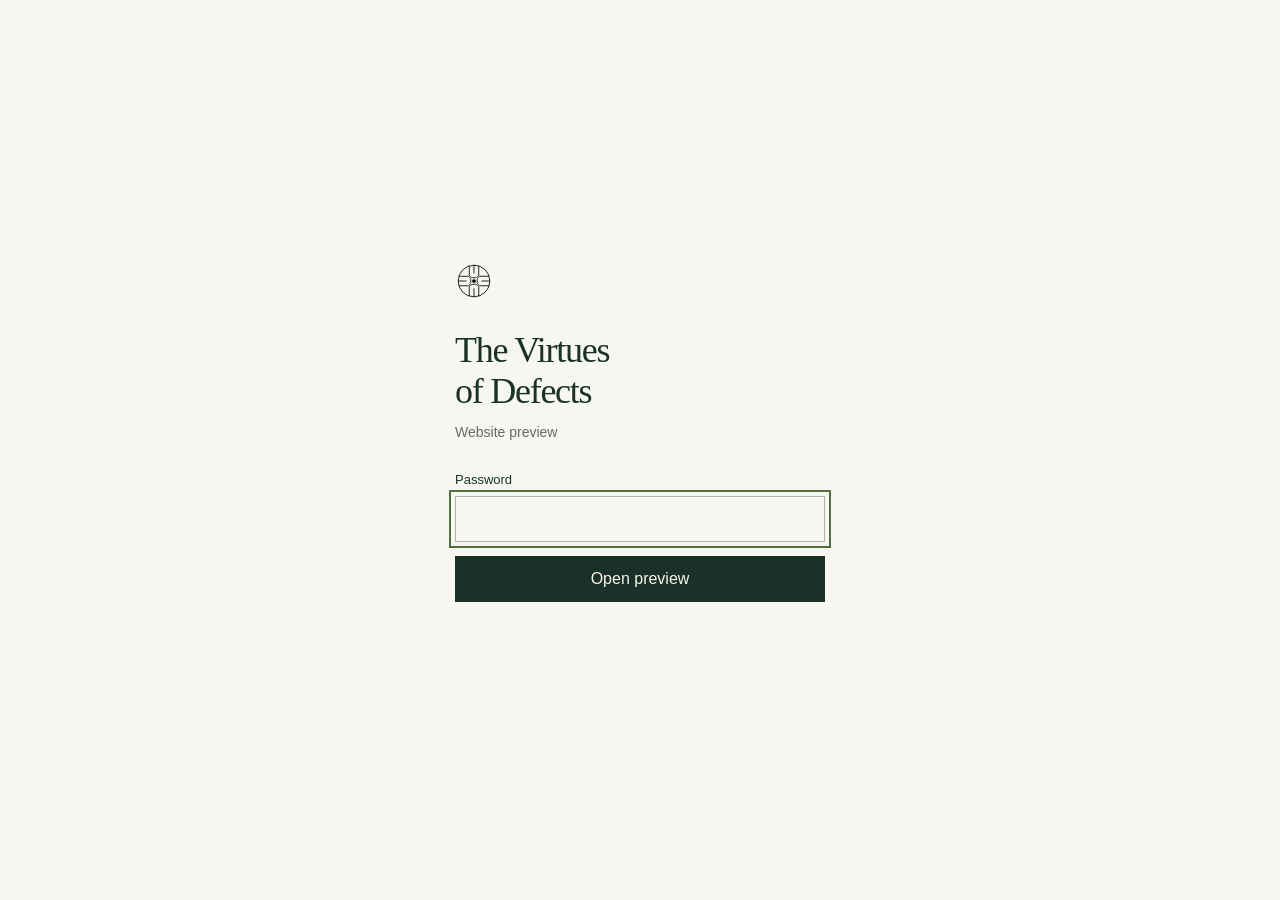
<file: defects-preview/events.html>
<!doctype html>
<html lang="en"><head><meta charset="utf-8"><meta name="viewport" content="width=device-width,initial-scale=1"><meta name="robots" content="noindex,nofollow,noarchive"><meta name="referrer" content="no-referrer"><title>The Virtues of Defects — Preview</title><link rel="icon" href="assets/defect-mark.svg" type="image/svg+xml">
<style>
:root{color-scheme:light;font-family:-apple-system,BlinkMacSystemFont,"Segoe UI",Arial,sans-serif;color:#1b3027;background:#f7f7f2}*{box-sizing:border-box}body{margin:0;min-height:100vh;display:grid;place-items:center;padding:28px}main{width:100%;max-width:370px}img{width:38px;height:38px;margin-bottom:26px}h1{font:normal 36px/1.15 Georgia,serif;letter-spacing:-.035em;margin:0 0 12px}p{font-size:14px;color:#626b64;margin:0 0 32px}label{display:block;font-size:13px;margin-bottom:9px}input,button{font:inherit;width:100%;padding:13px 15px;border-radius:0}input{border:1px solid #aab5aa;color:#1b3027;background:transparent}button{margin-top:14px;background:#1b3027;color:#f7f7f2;border:1px solid #1b3027;cursor:pointer}button:hover{background:#304b3c}button:disabled{opacity:.65;cursor:wait}:focus-visible{outline:2px solid #526e3f;outline-offset:4px}#message{min-height:22px;font-size:13px;margin:14px 0 0;color:#8d3430}noscript{display:block;margin-top:15px;font-size:13px}
</style></head><body><main><img src="assets/defect-mark.svg" alt=""><h1>The Virtues<br>of Defects</h1><p>Website preview</p><form id="gate"><label for="password">Password</label><input id="password" name="password" type="password" autocomplete="current-password" required autofocus><button id="open" type="submit">Open preview</button><p id="message" role="status" aria-live="polite"></p></form><noscript>Please enable JavaScript to open this preview.</noscript></main>
<script>
const staticryptInitiator = ((function(){
  const exports = {};
  const cryptoEngine = ((function(){
  const exports = {};
  const { subtle } = crypto;

const IV_BITS = 16 * 8;
const HEX_BITS = 4;
const ENCRYPTION_ALGO = "AES-CBC";

/**
 * Translates between utf8 encoded hexadecimal strings
 * and Uint8Array bytes.
 */
const HexEncoder = {
    /**
     * hex string -> bytes
     * @param {string} hexString
     * @returns {Uint8Array}
     */
    parse: function (hexString) {
        if (hexString.length % 2 !== 0) throw "Invalid hexString";
        const arrayBuffer = new Uint8Array(hexString.length / 2);

        for (let i = 0; i < hexString.length; i += 2) {
            const byteValue = parseInt(hexString.substring(i, i + 2), 16);
            if (isNaN(byteValue)) {
                throw "Invalid hexString";
            }
            arrayBuffer[i / 2] = byteValue;
        }
        return arrayBuffer;
    },

    /**
     * bytes -> hex string
     * @param {Uint8Array} bytes
     * @returns {string}
     */
    stringify: function (bytes) {
        const hexBytes = [];

        for (let i = 0; i < bytes.length; ++i) {
            let byteString = bytes[i].toString(16);
            if (byteString.length < 2) {
                byteString = "0" + byteString;
            }
            hexBytes.push(byteString);
        }
        return hexBytes.join("");
    },
};

/**
 * Translates between utf8 strings and Uint8Array bytes.
 */
const UTF8Encoder = {
    parse: function (str) {
        return new TextEncoder().encode(str);
    },

    stringify: function (bytes) {
        return new TextDecoder().decode(bytes);
    },
};

/**
 * Salt and encrypt a msg with a password.
 */
async function encrypt(msg, hashedPassword) {
    // Must be 16 bytes, unpredictable, and preferably cryptographically random. However, it need not be secret.
    // https://developer.mozilla.org/en-US/docs/Web/API/SubtleCrypto/encrypt#parameters
    const iv = crypto.getRandomValues(new Uint8Array(IV_BITS / 8));

    const key = await subtle.importKey("raw", HexEncoder.parse(hashedPassword), ENCRYPTION_ALGO, false, ["encrypt"]);

    const encrypted = await subtle.encrypt(
        {
            name: ENCRYPTION_ALGO,
            iv: iv,
        },
        key,
        UTF8Encoder.parse(msg)
    );

    // iv will be 32 hex characters, we prepend it to the ciphertext for use in decryption
    return HexEncoder.stringify(iv) + HexEncoder.stringify(new Uint8Array(encrypted));
}
exports.encrypt = encrypt;

/**
 * Decrypt a salted msg using a password.
 *
 * @param {string} encryptedMsg
 * @param {string} hashedPassword
 * @returns {Promise<string>}
 */
async function decrypt(encryptedMsg, hashedPassword) {
    const ivLength = IV_BITS / HEX_BITS;
    const iv = HexEncoder.parse(encryptedMsg.substring(0, ivLength));
    const encrypted = encryptedMsg.substring(ivLength);

    const key = await subtle.importKey("raw", HexEncoder.parse(hashedPassword), ENCRYPTION_ALGO, false, ["decrypt"]);

    const outBuffer = await subtle.decrypt(
        {
            name: ENCRYPTION_ALGO,
            iv: iv,
        },
        key,
        HexEncoder.parse(encrypted)
    );

    return UTF8Encoder.stringify(new Uint8Array(outBuffer));
}
exports.decrypt = decrypt;

/**
 * Salt and hash the password so it can be stored in localStorage without opening a password reuse vulnerability.
 *
 * @param {string} password
 * @param {string} salt
 * @returns {Promise<string>}
 */
async function hashPassword(password, salt) {
    // we hash the password in multiple steps, each adding more iterations. This is because we used to allow less
    // iterations, so for backward compatibility reasons, we need to support going from that to more iterations.
    let hashedPassword = await hashLegacyRound(password, salt);

    hashedPassword = await hashSecondRound(hashedPassword, salt);

    return hashThirdRound(hashedPassword, salt);
}
exports.hashPassword = hashPassword;

/**
 * This hashes the password with 1k iterations. This is a low number, we need this function to support backwards
 * compatibility.
 *
 * @param {string} password
 * @param {string} salt
 * @returns {Promise<string>}
 */
function hashLegacyRound(password, salt) {
    return pbkdf2(password, salt, 1000, "SHA-1");
}
exports.hashLegacyRound = hashLegacyRound;

/**
 * Add a second round of iterations. This is because we used to use 1k, so for backwards compatibility with
 * remember-me/autodecrypt links, we need to support going from that to more iterations.
 *
 * @param hashedPassword
 * @param salt
 * @returns {Promise<string>}
 */
function hashSecondRound(hashedPassword, salt) {
    return pbkdf2(hashedPassword, salt, 14000, "SHA-256");
}
exports.hashSecondRound = hashSecondRound;

/**
 * Add a third round of iterations to bring total number to 600k. This is because we used to use 1k, then 15k, so for
 * backwards compatibility with remember-me/autodecrypt links, we need to support going from that to more iterations.
 *
 * @param hashedPassword
 * @param salt
 * @returns {Promise<string>}
 */
function hashThirdRound(hashedPassword, salt) {
    return pbkdf2(hashedPassword, salt, 585000, "SHA-256");
}
exports.hashThirdRound = hashThirdRound;

/**
 * Salt and hash the password so it can be stored in localStorage without opening a password reuse vulnerability.
 *
 * @param {string} password
 * @param {string} salt
 * @param {int} iterations
 * @param {string} hashAlgorithm
 * @returns {Promise<string>}
 */
async function pbkdf2(password, salt, iterations, hashAlgorithm) {
    const key = await subtle.importKey("raw", UTF8Encoder.parse(password), "PBKDF2", false, ["deriveBits"]);

    const keyBytes = await subtle.deriveBits(
        {
            name: "PBKDF2",
            hash: hashAlgorithm,
            iterations,
            salt: UTF8Encoder.parse(salt),
        },
        key,
        256
    );

    return HexEncoder.stringify(new Uint8Array(keyBytes));
}

function generateRandomSalt() {
    const bytes = crypto.getRandomValues(new Uint8Array(128 / 8));

    return HexEncoder.stringify(new Uint8Array(bytes));
}
exports.generateRandomSalt = generateRandomSalt;

async function signMessage(hashedPassword, message) {
    const key = await subtle.importKey(
        "raw",
        HexEncoder.parse(hashedPassword),
        {
            name: "HMAC",
            hash: "SHA-256",
        },
        false,
        ["sign"]
    );
    const signature = await subtle.sign("HMAC", key, UTF8Encoder.parse(message));

    return HexEncoder.stringify(new Uint8Array(signature));
}
exports.signMessage = signMessage;

function getRandomAlphanum() {
    const possibleCharacters = "abcdefghijklmnopqrstuvwxyzABCDEFGHIJKLMNOPQRSTUVWXYZ0123456789";

    let byteArray;
    let parsedInt;

    // Keep generating new random bytes until we get a value that falls
    // within a range that can be evenly divided by possibleCharacters.length
    do {
        byteArray = crypto.getRandomValues(new Uint8Array(1));
        // extract the lowest byte to get an int from 0 to 255 (probably unnecessary, since we're only generating 1 byte)
        parsedInt = byteArray[0] & 0xff;
    } while (parsedInt >= 256 - (256 % possibleCharacters.length));

    // Take the modulo of the parsed integer to get a random number between 0 and totalLength - 1
    const randomIndex = parsedInt % possibleCharacters.length;

    return possibleCharacters[randomIndex];
}

/**
 * Generate a random string of a given length.
 *
 * @param {int} length
 * @returns {string}
 */
function generateRandomString(length) {
    let randomString = "";

    for (let i = 0; i < length; i++) {
        randomString += getRandomAlphanum();
    }

    return randomString;
}
exports.generateRandomString = generateRandomString;

  return exports;
})());
const codec = ((function(){
  const exports = {};
  /**
 * Initialize the codec with the provided cryptoEngine - this return functions to encode and decode messages.
 *
 * @param cryptoEngine - the engine to use for encryption / decryption
 */
function init(cryptoEngine) {
    const exports = {};

    /**
     * Top-level function for encoding a message.
     * Includes password hashing, encryption, and signing.
     *
     * @param {string} msg
     * @param {string} password
     * @param {string} salt
     *
     * @returns {string} The encoded text
     */
    async function encode(msg, password, salt) {
        const hashedPassword = await cryptoEngine.hashPassword(password, salt);

        const encrypted = await cryptoEngine.encrypt(msg, hashedPassword);

        // we use the hashed password in the HMAC because this is effectively what will be used a password (so we can store
        // it in localStorage safely, we don't use the clear text password)
        const hmac = await cryptoEngine.signMessage(hashedPassword, encrypted);

        return hmac + encrypted;
    }
    exports.encode = encode;

    /**
     * Encode using a password that has already been hashed. This is useful to encode multiple messages in a row, that way
     * we don't need to hash the password multiple times.
     *
     * @param {string} msg
     * @param {string} hashedPassword
     *
     * @returns {string} The encoded text
     */
    async function encodeWithHashedPassword(msg, hashedPassword) {
        const encrypted = await cryptoEngine.encrypt(msg, hashedPassword);

        // we use the hashed password in the HMAC because this is effectively what will be used a password (so we can store
        // it in localStorage safely, we don't use the clear text password)
        const hmac = await cryptoEngine.signMessage(hashedPassword, encrypted);

        return hmac + encrypted;
    }
    exports.encodeWithHashedPassword = encodeWithHashedPassword;

    /**
     * Top-level function for decoding a message.
     * Includes signature check and decryption.
     *
     * @param {string} signedMsg
     * @param {string} hashedPassword
     * @param {string} salt
     * @param {int} backwardCompatibleAttempt
     * @param {string} originalPassword
     *
     * @returns {Object} {success: true, decoded: string} | {success: false, message: string}
     */
    async function decode(signedMsg, hashedPassword, salt, backwardCompatibleAttempt = 0, originalPassword = "") {
        const encryptedHMAC = signedMsg.substring(0, 64);
        const encryptedMsg = signedMsg.substring(64);
        const decryptedHMAC = await cryptoEngine.signMessage(hashedPassword, encryptedMsg);

        if (decryptedHMAC !== encryptedHMAC) {
            // we have been raising the number of iterations in the hashing algorithm multiple times, so to support the old
            // remember-me/autodecrypt links we need to try bringing the old hashes up to speed.
            originalPassword = originalPassword || hashedPassword;
            if (backwardCompatibleAttempt === 0) {
                const updatedHashedPassword = await cryptoEngine.hashThirdRound(originalPassword, salt);

                return decode(signedMsg, updatedHashedPassword, salt, backwardCompatibleAttempt + 1, originalPassword);
            }
            if (backwardCompatibleAttempt === 1) {
                let updatedHashedPassword = await cryptoEngine.hashSecondRound(originalPassword, salt);
                updatedHashedPassword = await cryptoEngine.hashThirdRound(updatedHashedPassword, salt);

                return decode(signedMsg, updatedHashedPassword, salt, backwardCompatibleAttempt + 1, originalPassword);
            }

            return { success: false, message: "Signature mismatch" };
        }

        return {
            success: true,
            decoded: await cryptoEngine.decrypt(encryptedMsg, hashedPassword),
        };
    }
    exports.decode = decode;

    return exports;
}
exports.init = init;

  return exports;
})());
const decode = codec.init(cryptoEngine).decode;

/**
 * Initialize the staticrypt module, that exposes functions callbable by the password_template.
 *
 * @param {{
 *  staticryptEncryptedMsgUniqueVariableName: string,
 *  isRememberEnabled: boolean,
 *  rememberDurationInDays: number,
 *  staticryptSaltUniqueVariableName: string,
 * }} staticryptConfig - object of data that is stored on the password_template at encryption time.
 *
 * @param {{
 *  rememberExpirationKey: string,
 *  rememberPassphraseKey: string,
 *  replaceHtmlCallback: function,
 *  clearLocalStorageCallback: function,
 * }} templateConfig - object of data that can be configured by a custom password_template.
 */
function init(staticryptConfig, templateConfig) {
    const exports = {};

    /**
     * Decrypt our encrypted page, replace the whole HTML.
     *
     * @param {string} hashedPassword
     * @returns {Promise<boolean>}
     */
    async function decryptAndReplaceHtml(hashedPassword) {
        const { staticryptEncryptedMsgUniqueVariableName, staticryptSaltUniqueVariableName } = staticryptConfig;
        const { replaceHtmlCallback } = templateConfig;

        const result = await decode(
            staticryptEncryptedMsgUniqueVariableName,
            hashedPassword,
            staticryptSaltUniqueVariableName
        );
        if (!result.success) {
            return false;
        }
        const plainHTML = result.decoded;

        // if the user configured a callback call it, otherwise just replace the whole HTML
        if (typeof replaceHtmlCallback === "function") {
            replaceHtmlCallback(plainHTML);
        } else {
            document.write(plainHTML);
            document.close();
        }

        return true;
    }

    /**
     * Attempt to decrypt the page and replace the whole HTML.
     *
     * @param {string} password
     * @param {boolean} isRememberChecked
     *
     * @returns {Promise<{isSuccessful: boolean, hashedPassword?: string}>} - we return an object, so that if we want to
     *   expose more information in the future we can do it without breaking the password_template
     */
    async function handleDecryptionOfPage(password, isRememberChecked) {
        const { staticryptSaltUniqueVariableName } = staticryptConfig;

        // decrypt and replace the whole page
        const hashedPassword = await cryptoEngine.hashPassword(password, staticryptSaltUniqueVariableName);
        return handleDecryptionOfPageFromHash(hashedPassword, isRememberChecked);
    }
    exports.handleDecryptionOfPage = handleDecryptionOfPage;

    async function handleDecryptionOfPageFromHash(hashedPassword, isRememberChecked) {
        const { isRememberEnabled, rememberDurationInDays } = staticryptConfig;
        const { rememberExpirationKey, rememberPassphraseKey } = templateConfig;

        const isDecryptionSuccessful = await decryptAndReplaceHtml(hashedPassword);

        if (!isDecryptionSuccessful) {
            return {
                isSuccessful: false,
                hashedPassword,
            };
        }

        // remember the hashedPassword and set its expiration if necessary
        if (isRememberEnabled && isRememberChecked) {
            window.localStorage.setItem(rememberPassphraseKey, hashedPassword);

            // set the expiration if the duration isn't 0 (meaning no expiration)
            if (rememberDurationInDays > 0) {
                window.localStorage.setItem(
                    rememberExpirationKey,
                    (new Date().getTime() + rememberDurationInDays * 24 * 60 * 60 * 1000).toString()
                );
            }
        }

        return {
            isSuccessful: true,
            hashedPassword,
        };
    }
    exports.handleDecryptionOfPageFromHash = handleDecryptionOfPageFromHash;

    /**
     * Clear localstorage from staticrypt related values
     */
    function clearLocalStorage() {
        const { clearLocalStorageCallback, rememberExpirationKey, rememberPassphraseKey } = templateConfig;

        if (typeof clearLocalStorageCallback === "function") {
            clearLocalStorageCallback();
        } else {
            localStorage.removeItem(rememberPassphraseKey);
            localStorage.removeItem(rememberExpirationKey);
        }
    }

    async function handleDecryptOnLoad() {
        let isSuccessful = await decryptOnLoadFromUrl();

        if (!isSuccessful) {
            isSuccessful = await decryptOnLoadFromRememberMe();
        }

        return { isSuccessful };
    }
    exports.handleDecryptOnLoad = handleDecryptOnLoad;

    /**
     * Clear storage if we are logging out
     *
     * @returns {boolean} - whether we logged out
     */
    function logoutIfNeeded() {
        const logoutKey = "staticrypt_logout";

        // handle logout through query param
        const queryParams = new URLSearchParams(window.location.search);
        if (queryParams.has(logoutKey)) {
            clearLocalStorage();
            return true;
        }

        // handle logout through URL fragment
        const hash = window.location.hash.substring(1);
        if (hash.includes(logoutKey)) {
            clearLocalStorage();
            return true;
        }

        return false;
    }

    /**
     * To be called on load: check if we want to try to decrypt and replace the HTML with the decrypted content, and
     * try to do it if needed.
     *
     * @returns {Promise<boolean>} true if we derypted and replaced the whole page, false otherwise
     */
    async function decryptOnLoadFromRememberMe() {
        const { rememberDurationInDays } = staticryptConfig;
        const { rememberExpirationKey, rememberPassphraseKey } = templateConfig;

        // if we are login out, terminate
        if (logoutIfNeeded()) {
            return false;
        }

        // if there is expiration configured, check if we're not beyond the expiration
        if (rememberDurationInDays && rememberDurationInDays > 0) {
            const expiration = localStorage.getItem(rememberExpirationKey),
                isExpired = expiration && new Date().getTime() > parseInt(expiration);

            if (isExpired) {
                clearLocalStorage();
                return false;
            }
        }

        const hashedPassword = localStorage.getItem(rememberPassphraseKey);

        if (hashedPassword) {
            // try to decrypt
            const isDecryptionSuccessful = await decryptAndReplaceHtml(hashedPassword);

            // if the decryption is unsuccessful the password might be wrong - silently clear the saved data and let
            // the user fill the password form again
            if (!isDecryptionSuccessful) {
                clearLocalStorage();
                return false;
            }

            return true;
        }

        return false;
    }

    async function decryptOnLoadFromUrl() {
        const passwordKey = "staticrypt_pwd";
        const rememberMeKey = "remember_me";

        // try to get the password from the query param (for backward compatibility - we now want to avoid this method,
        // since it sends the hashed password to the server which isn't needed)
        const queryParams = new URLSearchParams(window.location.search);
        const hashedPasswordQuery = queryParams.get(passwordKey);
        const rememberMeQuery = queryParams.get(rememberMeKey);

        const urlFragment = window.location.hash.substring(1);
        // get the password from the url fragment
        const hashedPasswordRegexMatch = urlFragment.match(new RegExp(passwordKey + "=([^&]*)"));
        const hashedPasswordFragment = hashedPasswordRegexMatch ? hashedPasswordRegexMatch[1] : null;
        const rememberMeFragment = urlFragment.includes(rememberMeKey);

        const hashedPassword = hashedPasswordFragment || hashedPasswordQuery;
        const rememberMe = rememberMeFragment || rememberMeQuery;

        if (hashedPassword) {
            return handleDecryptionOfPageFromHash(hashedPassword, rememberMe);
        }

        return false;
    }

    return exports;
}
exports.init = init;

  return exports;
})());
const staticryptConfig = {"staticryptEncryptedMsgUniqueVariableName":"[base64]","isRememberEnabled":false,"rememberDurationInDays":0,"staticryptSaltUniqueVariableName":"863557ae8bf05b2988c6b2cfbe046341"};
const cacheKey = 'defects-preview:' + staticryptConfig.staticryptSaltUniqueVariableName;
const engine = staticryptInitiator.init(staticryptConfig, {
 rememberExpirationKey:'defects-preview-expiration',rememberPassphraseKey:'defects-preview-key',
 replaceHtmlCallback(html){document.open();document.write(html);document.close();},clearLocalStorageCallback:null
});
const form=document.getElementById('gate'), input=document.getElementById('password'), button=document.getElementById('open'), message=document.getElementById('message');
form.addEventListener('submit',async event=>{
 event.preventDefault();button.disabled=true;message.textContent='Opening…';
 try{
  const result=await engine.handleDecryptionOfPage(input.value,false);
  if(result.isSuccessful){try{sessionStorage.setItem(cacheKey,result.hashedPassword);}catch{}return;}
  message.textContent='Incorrect password. Please try again.';input.select();
 }catch{message.textContent='Please try again in an up-to-date browser.';}
 button.disabled=false;
});
window.addEventListener('load',async()=>{
 let saved;try{saved=sessionStorage.getItem(cacheKey);}catch{}
 if(!saved)return;
 button.disabled=true;
 try{const result=await engine.handleDecryptionOfPageFromHash(saved,false);if(result.isSuccessful)return;}catch{}
 try{sessionStorage.removeItem(cacheKey);}catch{}
 button.disabled=false;
});
</script></body></html>
</file>
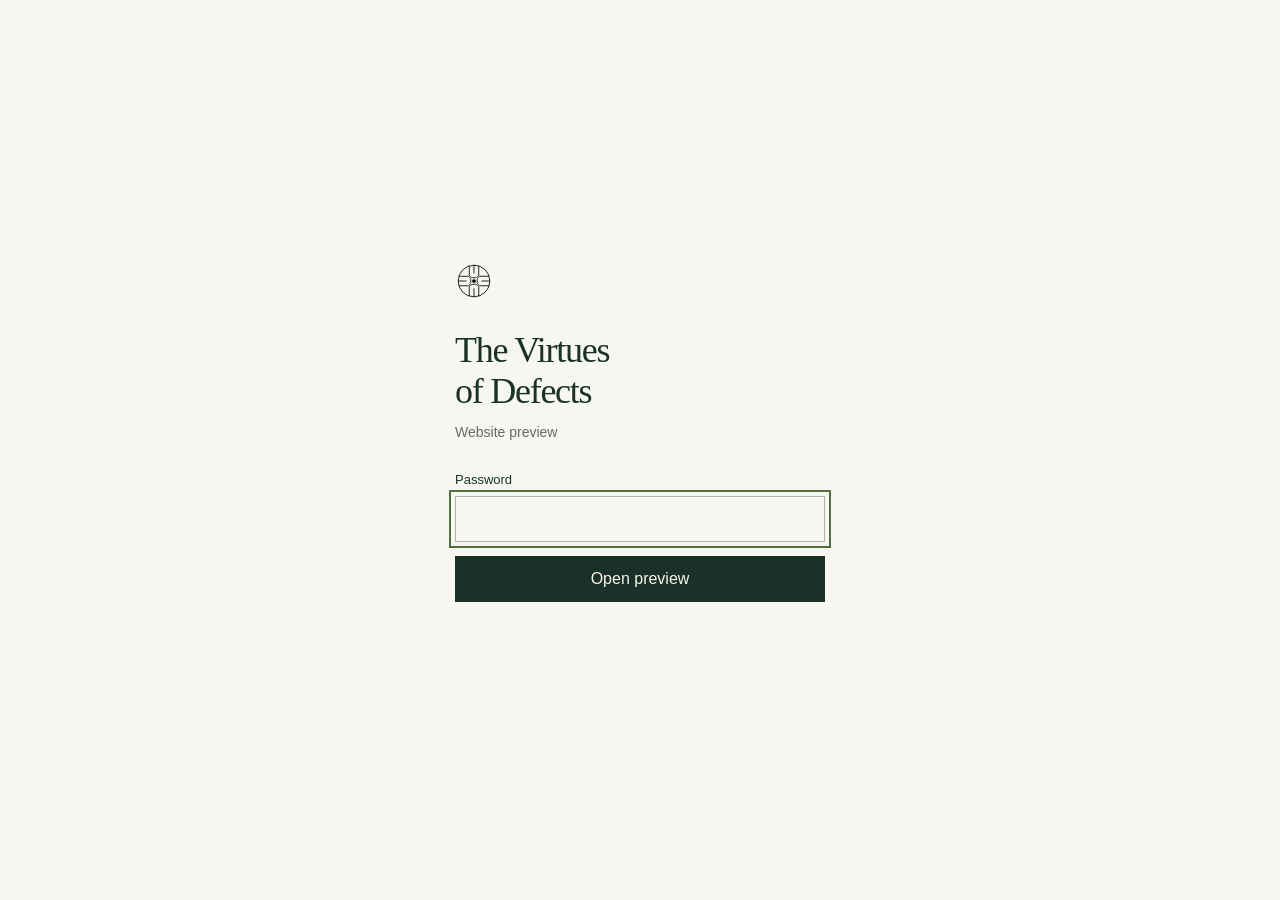
<file: defects-preview/news.html>
<!doctype html>
<html lang="en"><head><meta charset="utf-8"><meta name="viewport" content="width=device-width,initial-scale=1"><meta name="robots" content="noindex,nofollow,noarchive"><meta name="referrer" content="no-referrer"><title>The Virtues of Defects — Preview</title><link rel="icon" href="assets/defect-mark.svg" type="image/svg+xml">
<style>
:root{color-scheme:light;font-family:-apple-system,BlinkMacSystemFont,"Segoe UI",Arial,sans-serif;color:#1b3027;background:#f7f7f2}*{box-sizing:border-box}body{margin:0;min-height:100vh;display:grid;place-items:center;padding:28px}main{width:100%;max-width:370px}img{width:38px;height:38px;margin-bottom:26px}h1{font:normal 36px/1.15 Georgia,serif;letter-spacing:-.035em;margin:0 0 12px}p{font-size:14px;color:#626b64;margin:0 0 32px}label{display:block;font-size:13px;margin-bottom:9px}input,button{font:inherit;width:100%;padding:13px 15px;border-radius:0}input{border:1px solid #aab5aa;color:#1b3027;background:transparent}button{margin-top:14px;background:#1b3027;color:#f7f7f2;border:1px solid #1b3027;cursor:pointer}button:hover{background:#304b3c}button:disabled{opacity:.65;cursor:wait}:focus-visible{outline:2px solid #526e3f;outline-offset:4px}#message{min-height:22px;font-size:13px;margin:14px 0 0;color:#8d3430}noscript{display:block;margin-top:15px;font-size:13px}
</style></head><body><main><img src="assets/defect-mark.svg" alt=""><h1>The Virtues<br>of Defects</h1><p>Website preview</p><form id="gate"><label for="password">Password</label><input id="password" name="password" type="password" autocomplete="current-password" required autofocus><button id="open" type="submit">Open preview</button><p id="message" role="status" aria-live="polite"></p></form><noscript>Please enable JavaScript to open this preview.</noscript></main>
<script>
const staticryptInitiator = ((function(){
  const exports = {};
  const cryptoEngine = ((function(){
  const exports = {};
  const { subtle } = crypto;

const IV_BITS = 16 * 8;
const HEX_BITS = 4;
const ENCRYPTION_ALGO = "AES-CBC";

/**
 * Translates between utf8 encoded hexadecimal strings
 * and Uint8Array bytes.
 */
const HexEncoder = {
    /**
     * hex string -> bytes
     * @param {string} hexString
     * @returns {Uint8Array}
     */
    parse: function (hexString) {
        if (hexString.length % 2 !== 0) throw "Invalid hexString";
        const arrayBuffer = new Uint8Array(hexString.length / 2);

        for (let i = 0; i < hexString.length; i += 2) {
            const byteValue = parseInt(hexString.substring(i, i + 2), 16);
            if (isNaN(byteValue)) {
                throw "Invalid hexString";
            }
            arrayBuffer[i / 2] = byteValue;
        }
        return arrayBuffer;
    },

    /**
     * bytes -> hex string
     * @param {Uint8Array} bytes
     * @returns {string}
     */
    stringify: function (bytes) {
        const hexBytes = [];

        for (let i = 0; i < bytes.length; ++i) {
            let byteString = bytes[i].toString(16);
            if (byteString.length < 2) {
                byteString = "0" + byteString;
            }
            hexBytes.push(byteString);
        }
        return hexBytes.join("");
    },
};

/**
 * Translates between utf8 strings and Uint8Array bytes.
 */
const UTF8Encoder = {
    parse: function (str) {
        return new TextEncoder().encode(str);
    },

    stringify: function (bytes) {
        return new TextDecoder().decode(bytes);
    },
};

/**
 * Salt and encrypt a msg with a password.
 */
async function encrypt(msg, hashedPassword) {
    // Must be 16 bytes, unpredictable, and preferably cryptographically random. However, it need not be secret.
    // https://developer.mozilla.org/en-US/docs/Web/API/SubtleCrypto/encrypt#parameters
    const iv = crypto.getRandomValues(new Uint8Array(IV_BITS / 8));

    const key = await subtle.importKey("raw", HexEncoder.parse(hashedPassword), ENCRYPTION_ALGO, false, ["encrypt"]);

    const encrypted = await subtle.encrypt(
        {
            name: ENCRYPTION_ALGO,
            iv: iv,
        },
        key,
        UTF8Encoder.parse(msg)
    );

    // iv will be 32 hex characters, we prepend it to the ciphertext for use in decryption
    return HexEncoder.stringify(iv) + HexEncoder.stringify(new Uint8Array(encrypted));
}
exports.encrypt = encrypt;

/**
 * Decrypt a salted msg using a password.
 *
 * @param {string} encryptedMsg
 * @param {string} hashedPassword
 * @returns {Promise<string>}
 */
async function decrypt(encryptedMsg, hashedPassword) {
    const ivLength = IV_BITS / HEX_BITS;
    const iv = HexEncoder.parse(encryptedMsg.substring(0, ivLength));
    const encrypted = encryptedMsg.substring(ivLength);

    const key = await subtle.importKey("raw", HexEncoder.parse(hashedPassword), ENCRYPTION_ALGO, false, ["decrypt"]);

    const outBuffer = await subtle.decrypt(
        {
            name: ENCRYPTION_ALGO,
            iv: iv,
        },
        key,
        HexEncoder.parse(encrypted)
    );

    return UTF8Encoder.stringify(new Uint8Array(outBuffer));
}
exports.decrypt = decrypt;

/**
 * Salt and hash the password so it can be stored in localStorage without opening a password reuse vulnerability.
 *
 * @param {string} password
 * @param {string} salt
 * @returns {Promise<string>}
 */
async function hashPassword(password, salt) {
    // we hash the password in multiple steps, each adding more iterations. This is because we used to allow less
    // iterations, so for backward compatibility reasons, we need to support going from that to more iterations.
    let hashedPassword = await hashLegacyRound(password, salt);

    hashedPassword = await hashSecondRound(hashedPassword, salt);

    return hashThirdRound(hashedPassword, salt);
}
exports.hashPassword = hashPassword;

/**
 * This hashes the password with 1k iterations. This is a low number, we need this function to support backwards
 * compatibility.
 *
 * @param {string} password
 * @param {string} salt
 * @returns {Promise<string>}
 */
function hashLegacyRound(password, salt) {
    return pbkdf2(password, salt, 1000, "SHA-1");
}
exports.hashLegacyRound = hashLegacyRound;

/**
 * Add a second round of iterations. This is because we used to use 1k, so for backwards compatibility with
 * remember-me/autodecrypt links, we need to support going from that to more iterations.
 *
 * @param hashedPassword
 * @param salt
 * @returns {Promise<string>}
 */
function hashSecondRound(hashedPassword, salt) {
    return pbkdf2(hashedPassword, salt, 14000, "SHA-256");
}
exports.hashSecondRound = hashSecondRound;

/**
 * Add a third round of iterations to bring total number to 600k. This is because we used to use 1k, then 15k, so for
 * backwards compatibility with remember-me/autodecrypt links, we need to support going from that to more iterations.
 *
 * @param hashedPassword
 * @param salt
 * @returns {Promise<string>}
 */
function hashThirdRound(hashedPassword, salt) {
    return pbkdf2(hashedPassword, salt, 585000, "SHA-256");
}
exports.hashThirdRound = hashThirdRound;

/**
 * Salt and hash the password so it can be stored in localStorage without opening a password reuse vulnerability.
 *
 * @param {string} password
 * @param {string} salt
 * @param {int} iterations
 * @param {string} hashAlgorithm
 * @returns {Promise<string>}
 */
async function pbkdf2(password, salt, iterations, hashAlgorithm) {
    const key = await subtle.importKey("raw", UTF8Encoder.parse(password), "PBKDF2", false, ["deriveBits"]);

    const keyBytes = await subtle.deriveBits(
        {
            name: "PBKDF2",
            hash: hashAlgorithm,
            iterations,
            salt: UTF8Encoder.parse(salt),
        },
        key,
        256
    );

    return HexEncoder.stringify(new Uint8Array(keyBytes));
}

function generateRandomSalt() {
    const bytes = crypto.getRandomValues(new Uint8Array(128 / 8));

    return HexEncoder.stringify(new Uint8Array(bytes));
}
exports.generateRandomSalt = generateRandomSalt;

async function signMessage(hashedPassword, message) {
    const key = await subtle.importKey(
        "raw",
        HexEncoder.parse(hashedPassword),
        {
            name: "HMAC",
            hash: "SHA-256",
        },
        false,
        ["sign"]
    );
    const signature = await subtle.sign("HMAC", key, UTF8Encoder.parse(message));

    return HexEncoder.stringify(new Uint8Array(signature));
}
exports.signMessage = signMessage;

function getRandomAlphanum() {
    const possibleCharacters = "abcdefghijklmnopqrstuvwxyzABCDEFGHIJKLMNOPQRSTUVWXYZ0123456789";

    let byteArray;
    let parsedInt;

    // Keep generating new random bytes until we get a value that falls
    // within a range that can be evenly divided by possibleCharacters.length
    do {
        byteArray = crypto.getRandomValues(new Uint8Array(1));
        // extract the lowest byte to get an int from 0 to 255 (probably unnecessary, since we're only generating 1 byte)
        parsedInt = byteArray[0] & 0xff;
    } while (parsedInt >= 256 - (256 % possibleCharacters.length));

    // Take the modulo of the parsed integer to get a random number between 0 and totalLength - 1
    const randomIndex = parsedInt % possibleCharacters.length;

    return possibleCharacters[randomIndex];
}

/**
 * Generate a random string of a given length.
 *
 * @param {int} length
 * @returns {string}
 */
function generateRandomString(length) {
    let randomString = "";

    for (let i = 0; i < length; i++) {
        randomString += getRandomAlphanum();
    }

    return randomString;
}
exports.generateRandomString = generateRandomString;

  return exports;
})());
const codec = ((function(){
  const exports = {};
  /**
 * Initialize the codec with the provided cryptoEngine - this return functions to encode and decode messages.
 *
 * @param cryptoEngine - the engine to use for encryption / decryption
 */
function init(cryptoEngine) {
    const exports = {};

    /**
     * Top-level function for encoding a message.
     * Includes password hashing, encryption, and signing.
     *
     * @param {string} msg
     * @param {string} password
     * @param {string} salt
     *
     * @returns {string} The encoded text
     */
    async function encode(msg, password, salt) {
        const hashedPassword = await cryptoEngine.hashPassword(password, salt);

        const encrypted = await cryptoEngine.encrypt(msg, hashedPassword);

        // we use the hashed password in the HMAC because this is effectively what will be used a password (so we can store
        // it in localStorage safely, we don't use the clear text password)
        const hmac = await cryptoEngine.signMessage(hashedPassword, encrypted);

        return hmac + encrypted;
    }
    exports.encode = encode;

    /**
     * Encode using a password that has already been hashed. This is useful to encode multiple messages in a row, that way
     * we don't need to hash the password multiple times.
     *
     * @param {string} msg
     * @param {string} hashedPassword
     *
     * @returns {string} The encoded text
     */
    async function encodeWithHashedPassword(msg, hashedPassword) {
        const encrypted = await cryptoEngine.encrypt(msg, hashedPassword);

        // we use the hashed password in the HMAC because this is effectively what will be used a password (so we can store
        // it in localStorage safely, we don't use the clear text password)
        const hmac = await cryptoEngine.signMessage(hashedPassword, encrypted);

        return hmac + encrypted;
    }
    exports.encodeWithHashedPassword = encodeWithHashedPassword;

    /**
     * Top-level function for decoding a message.
     * Includes signature check and decryption.
     *
     * @param {string} signedMsg
     * @param {string} hashedPassword
     * @param {string} salt
     * @param {int} backwardCompatibleAttempt
     * @param {string} originalPassword
     *
     * @returns {Object} {success: true, decoded: string} | {success: false, message: string}
     */
    async function decode(signedMsg, hashedPassword, salt, backwardCompatibleAttempt = 0, originalPassword = "") {
        const encryptedHMAC = signedMsg.substring(0, 64);
        const encryptedMsg = signedMsg.substring(64);
        const decryptedHMAC = await cryptoEngine.signMessage(hashedPassword, encryptedMsg);

        if (decryptedHMAC !== encryptedHMAC) {
            // we have been raising the number of iterations in the hashing algorithm multiple times, so to support the old
            // remember-me/autodecrypt links we need to try bringing the old hashes up to speed.
            originalPassword = originalPassword || hashedPassword;
            if (backwardCompatibleAttempt === 0) {
                const updatedHashedPassword = await cryptoEngine.hashThirdRound(originalPassword, salt);

                return decode(signedMsg, updatedHashedPassword, salt, backwardCompatibleAttempt + 1, originalPassword);
            }
            if (backwardCompatibleAttempt === 1) {
                let updatedHashedPassword = await cryptoEngine.hashSecondRound(originalPassword, salt);
                updatedHashedPassword = await cryptoEngine.hashThirdRound(updatedHashedPassword, salt);

                return decode(signedMsg, updatedHashedPassword, salt, backwardCompatibleAttempt + 1, originalPassword);
            }

            return { success: false, message: "Signature mismatch" };
        }

        return {
            success: true,
            decoded: await cryptoEngine.decrypt(encryptedMsg, hashedPassword),
        };
    }
    exports.decode = decode;

    return exports;
}
exports.init = init;

  return exports;
})());
const decode = codec.init(cryptoEngine).decode;

/**
 * Initialize the staticrypt module, that exposes functions callbable by the password_template.
 *
 * @param {{
 *  staticryptEncryptedMsgUniqueVariableName: string,
 *  isRememberEnabled: boolean,
 *  rememberDurationInDays: number,
 *  staticryptSaltUniqueVariableName: string,
 * }} staticryptConfig - object of data that is stored on the password_template at encryption time.
 *
 * @param {{
 *  rememberExpirationKey: string,
 *  rememberPassphraseKey: string,
 *  replaceHtmlCallback: function,
 *  clearLocalStorageCallback: function,
 * }} templateConfig - object of data that can be configured by a custom password_template.
 */
function init(staticryptConfig, templateConfig) {
    const exports = {};

    /**
     * Decrypt our encrypted page, replace the whole HTML.
     *
     * @param {string} hashedPassword
     * @returns {Promise<boolean>}
     */
    async function decryptAndReplaceHtml(hashedPassword) {
        const { staticryptEncryptedMsgUniqueVariableName, staticryptSaltUniqueVariableName } = staticryptConfig;
        const { replaceHtmlCallback } = templateConfig;

        const result = await decode(
            staticryptEncryptedMsgUniqueVariableName,
            hashedPassword,
            staticryptSaltUniqueVariableName
        );
        if (!result.success) {
            return false;
        }
        const plainHTML = result.decoded;

        // if the user configured a callback call it, otherwise just replace the whole HTML
        if (typeof replaceHtmlCallback === "function") {
            replaceHtmlCallback(plainHTML);
        } else {
            document.write(plainHTML);
            document.close();
        }

        return true;
    }

    /**
     * Attempt to decrypt the page and replace the whole HTML.
     *
     * @param {string} password
     * @param {boolean} isRememberChecked
     *
     * @returns {Promise<{isSuccessful: boolean, hashedPassword?: string}>} - we return an object, so that if we want to
     *   expose more information in the future we can do it without breaking the password_template
     */
    async function handleDecryptionOfPage(password, isRememberChecked) {
        const { staticryptSaltUniqueVariableName } = staticryptConfig;

        // decrypt and replace the whole page
        const hashedPassword = await cryptoEngine.hashPassword(password, staticryptSaltUniqueVariableName);
        return handleDecryptionOfPageFromHash(hashedPassword, isRememberChecked);
    }
    exports.handleDecryptionOfPage = handleDecryptionOfPage;

    async function handleDecryptionOfPageFromHash(hashedPassword, isRememberChecked) {
        const { isRememberEnabled, rememberDurationInDays } = staticryptConfig;
        const { rememberExpirationKey, rememberPassphraseKey } = templateConfig;

        const isDecryptionSuccessful = await decryptAndReplaceHtml(hashedPassword);

        if (!isDecryptionSuccessful) {
            return {
                isSuccessful: false,
                hashedPassword,
            };
        }

        // remember the hashedPassword and set its expiration if necessary
        if (isRememberEnabled && isRememberChecked) {
            window.localStorage.setItem(rememberPassphraseKey, hashedPassword);

            // set the expiration if the duration isn't 0 (meaning no expiration)
            if (rememberDurationInDays > 0) {
                window.localStorage.setItem(
                    rememberExpirationKey,
                    (new Date().getTime() + rememberDurationInDays * 24 * 60 * 60 * 1000).toString()
                );
            }
        }

        return {
            isSuccessful: true,
            hashedPassword,
        };
    }
    exports.handleDecryptionOfPageFromHash = handleDecryptionOfPageFromHash;

    /**
     * Clear localstorage from staticrypt related values
     */
    function clearLocalStorage() {
        const { clearLocalStorageCallback, rememberExpirationKey, rememberPassphraseKey } = templateConfig;

        if (typeof clearLocalStorageCallback === "function") {
            clearLocalStorageCallback();
        } else {
            localStorage.removeItem(rememberPassphraseKey);
            localStorage.removeItem(rememberExpirationKey);
        }
    }

    async function handleDecryptOnLoad() {
        let isSuccessful = await decryptOnLoadFromUrl();

        if (!isSuccessful) {
            isSuccessful = await decryptOnLoadFromRememberMe();
        }

        return { isSuccessful };
    }
    exports.handleDecryptOnLoad = handleDecryptOnLoad;

    /**
     * Clear storage if we are logging out
     *
     * @returns {boolean} - whether we logged out
     */
    function logoutIfNeeded() {
        const logoutKey = "staticrypt_logout";

        // handle logout through query param
        const queryParams = new URLSearchParams(window.location.search);
        if (queryParams.has(logoutKey)) {
            clearLocalStorage();
            return true;
        }

        // handle logout through URL fragment
        const hash = window.location.hash.substring(1);
        if (hash.includes(logoutKey)) {
            clearLocalStorage();
            return true;
        }

        return false;
    }

    /**
     * To be called on load: check if we want to try to decrypt and replace the HTML with the decrypted content, and
     * try to do it if needed.
     *
     * @returns {Promise<boolean>} true if we derypted and replaced the whole page, false otherwise
     */
    async function decryptOnLoadFromRememberMe() {
        const { rememberDurationInDays } = staticryptConfig;
        const { rememberExpirationKey, rememberPassphraseKey } = templateConfig;

        // if we are login out, terminate
        if (logoutIfNeeded()) {
            return false;
        }

        // if there is expiration configured, check if we're not beyond the expiration
        if (rememberDurationInDays && rememberDurationInDays > 0) {
            const expiration = localStorage.getItem(rememberExpirationKey),
                isExpired = expiration && new Date().getTime() > parseInt(expiration);

            if (isExpired) {
                clearLocalStorage();
                return false;
            }
        }

        const hashedPassword = localStorage.getItem(rememberPassphraseKey);

        if (hashedPassword) {
            // try to decrypt
            const isDecryptionSuccessful = await decryptAndReplaceHtml(hashedPassword);

            // if the decryption is unsuccessful the password might be wrong - silently clear the saved data and let
            // the user fill the password form again
            if (!isDecryptionSuccessful) {
                clearLocalStorage();
                return false;
            }

            return true;
        }

        return false;
    }

    async function decryptOnLoadFromUrl() {
        const passwordKey = "staticrypt_pwd";
        const rememberMeKey = "remember_me";

        // try to get the password from the query param (for backward compatibility - we now want to avoid this method,
        // since it sends the hashed password to the server which isn't needed)
        const queryParams = new URLSearchParams(window.location.search);
        const hashedPasswordQuery = queryParams.get(passwordKey);
        const rememberMeQuery = queryParams.get(rememberMeKey);

        const urlFragment = window.location.hash.substring(1);
        // get the password from the url fragment
        const hashedPasswordRegexMatch = urlFragment.match(new RegExp(passwordKey + "=([^&]*)"));
        const hashedPasswordFragment = hashedPasswordRegexMatch ? hashedPasswordRegexMatch[1] : null;
        const rememberMeFragment = urlFragment.includes(rememberMeKey);

        const hashedPassword = hashedPasswordFragment || hashedPasswordQuery;
        const rememberMe = rememberMeFragment || rememberMeQuery;

        if (hashedPassword) {
            return handleDecryptionOfPageFromHash(hashedPassword, rememberMe);
        }

        return false;
    }

    return exports;
}
exports.init = init;

  return exports;
})());
const staticryptConfig = {"staticryptEncryptedMsgUniqueVariableName":"[base64]","isRememberEnabled":false,"rememberDurationInDays":0,"staticryptSaltUniqueVariableName":"863557ae8bf05b2988c6b2cfbe046341"};
const cacheKey = 'defects-preview:' + staticryptConfig.staticryptSaltUniqueVariableName;
const engine = staticryptInitiator.init(staticryptConfig, {
 rememberExpirationKey:'defects-preview-expiration',rememberPassphraseKey:'defects-preview-key',
 replaceHtmlCallback(html){document.open();document.write(html);document.close();},clearLocalStorageCallback:null
});
const form=document.getElementById('gate'), input=document.getElementById('password'), button=document.getElementById('open'), message=document.getElementById('message');
form.addEventListener('submit',async event=>{
 event.preventDefault();button.disabled=true;message.textContent='Opening…';
 try{
  const result=await engine.handleDecryptionOfPage(input.value,false);
  if(result.isSuccessful){try{sessionStorage.setItem(cacheKey,result.hashedPassword);}catch{}return;}
  message.textContent='Incorrect password. Please try again.';input.select();
 }catch{message.textContent='Please try again in an up-to-date browser.';}
 button.disabled=false;
});
window.addEventListener('load',async()=>{
 let saved;try{saved=sessionStorage.getItem(cacheKey);}catch{}
 if(!saved)return;
 button.disabled=true;
 try{const result=await engine.handleDecryptionOfPageFromHash(saved,false);if(result.isSuccessful)return;}catch{}
 try{sessionStorage.removeItem(cacheKey);}catch{}
 button.disabled=false;
});
</script></body></html>
</file>
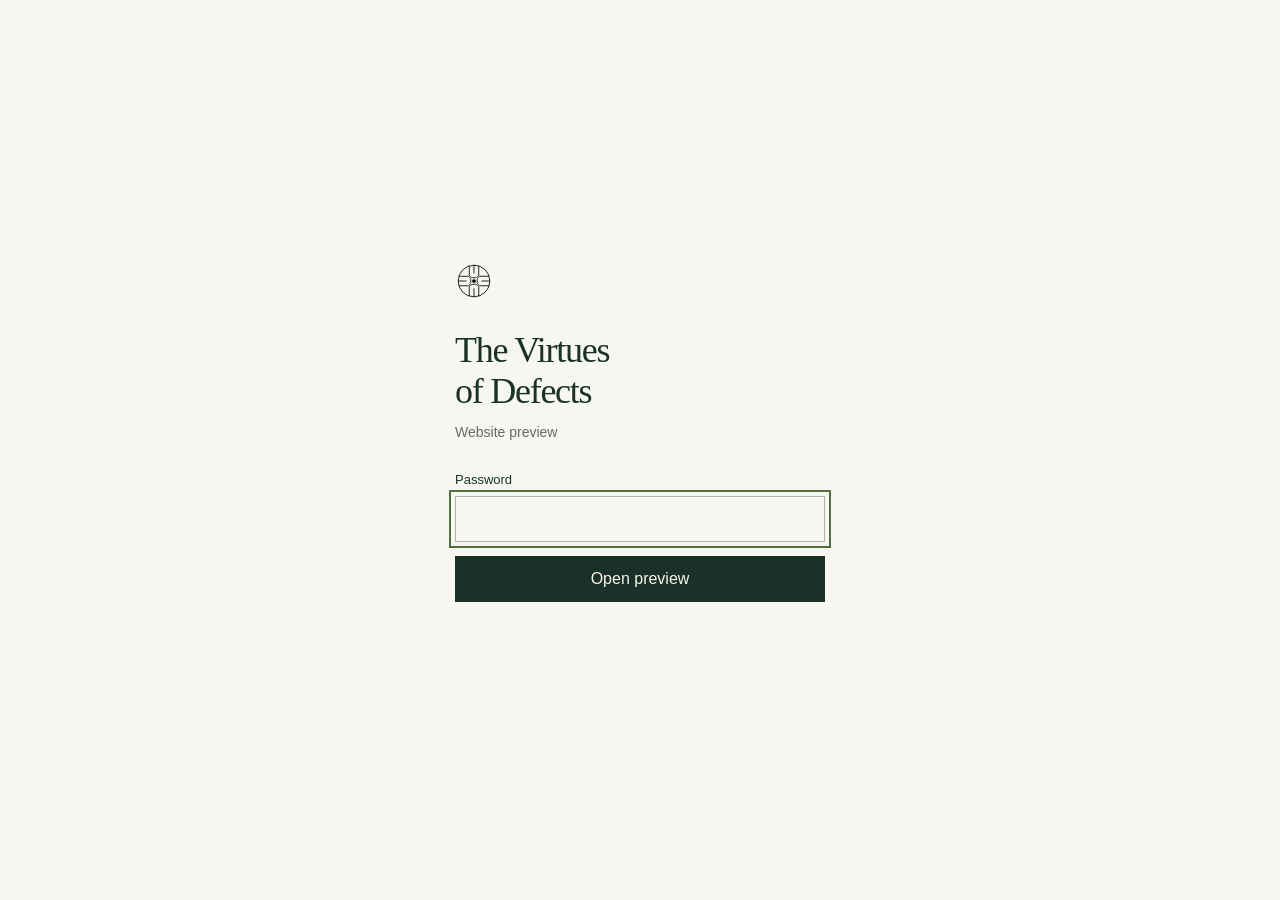
<file: defects-preview/opportunities.html>
<!doctype html>
<html lang="en"><head><meta charset="utf-8"><meta name="viewport" content="width=device-width,initial-scale=1"><meta name="robots" content="noindex,nofollow,noarchive"><meta name="referrer" content="no-referrer"><title>The Virtues of Defects — Preview</title><link rel="icon" href="assets/defect-mark.svg" type="image/svg+xml">
<style>
:root{color-scheme:light;font-family:-apple-system,BlinkMacSystemFont,"Segoe UI",Arial,sans-serif;color:#1b3027;background:#f7f7f2}*{box-sizing:border-box}body{margin:0;min-height:100vh;display:grid;place-items:center;padding:28px}main{width:100%;max-width:370px}img{width:38px;height:38px;margin-bottom:26px}h1{font:normal 36px/1.15 Georgia,serif;letter-spacing:-.035em;margin:0 0 12px}p{font-size:14px;color:#626b64;margin:0 0 32px}label{display:block;font-size:13px;margin-bottom:9px}input,button{font:inherit;width:100%;padding:13px 15px;border-radius:0}input{border:1px solid #aab5aa;color:#1b3027;background:transparent}button{margin-top:14px;background:#1b3027;color:#f7f7f2;border:1px solid #1b3027;cursor:pointer}button:hover{background:#304b3c}button:disabled{opacity:.65;cursor:wait}:focus-visible{outline:2px solid #526e3f;outline-offset:4px}#message{min-height:22px;font-size:13px;margin:14px 0 0;color:#8d3430}noscript{display:block;margin-top:15px;font-size:13px}
</style></head><body><main><img src="assets/defect-mark.svg" alt=""><h1>The Virtues<br>of Defects</h1><p>Website preview</p><form id="gate"><label for="password">Password</label><input id="password" name="password" type="password" autocomplete="current-password" required autofocus><button id="open" type="submit">Open preview</button><p id="message" role="status" aria-live="polite"></p></form><noscript>Please enable JavaScript to open this preview.</noscript></main>
<script>
const staticryptInitiator = ((function(){
  const exports = {};
  const cryptoEngine = ((function(){
  const exports = {};
  const { subtle } = crypto;

const IV_BITS = 16 * 8;
const HEX_BITS = 4;
const ENCRYPTION_ALGO = "AES-CBC";

/**
 * Translates between utf8 encoded hexadecimal strings
 * and Uint8Array bytes.
 */
const HexEncoder = {
    /**
     * hex string -> bytes
     * @param {string} hexString
     * @returns {Uint8Array}
     */
    parse: function (hexString) {
        if (hexString.length % 2 !== 0) throw "Invalid hexString";
        const arrayBuffer = new Uint8Array(hexString.length / 2);

        for (let i = 0; i < hexString.length; i += 2) {
            const byteValue = parseInt(hexString.substring(i, i + 2), 16);
            if (isNaN(byteValue)) {
                throw "Invalid hexString";
            }
            arrayBuffer[i / 2] = byteValue;
        }
        return arrayBuffer;
    },

    /**
     * bytes -> hex string
     * @param {Uint8Array} bytes
     * @returns {string}
     */
    stringify: function (bytes) {
        const hexBytes = [];

        for (let i = 0; i < bytes.length; ++i) {
            let byteString = bytes[i].toString(16);
            if (byteString.length < 2) {
                byteString = "0" + byteString;
            }
            hexBytes.push(byteString);
        }
        return hexBytes.join("");
    },
};

/**
 * Translates between utf8 strings and Uint8Array bytes.
 */
const UTF8Encoder = {
    parse: function (str) {
        return new TextEncoder().encode(str);
    },

    stringify: function (bytes) {
        return new TextDecoder().decode(bytes);
    },
};

/**
 * Salt and encrypt a msg with a password.
 */
async function encrypt(msg, hashedPassword) {
    // Must be 16 bytes, unpredictable, and preferably cryptographically random. However, it need not be secret.
    // https://developer.mozilla.org/en-US/docs/Web/API/SubtleCrypto/encrypt#parameters
    const iv = crypto.getRandomValues(new Uint8Array(IV_BITS / 8));

    const key = await subtle.importKey("raw", HexEncoder.parse(hashedPassword), ENCRYPTION_ALGO, false, ["encrypt"]);

    const encrypted = await subtle.encrypt(
        {
            name: ENCRYPTION_ALGO,
            iv: iv,
        },
        key,
        UTF8Encoder.parse(msg)
    );

    // iv will be 32 hex characters, we prepend it to the ciphertext for use in decryption
    return HexEncoder.stringify(iv) + HexEncoder.stringify(new Uint8Array(encrypted));
}
exports.encrypt = encrypt;

/**
 * Decrypt a salted msg using a password.
 *
 * @param {string} encryptedMsg
 * @param {string} hashedPassword
 * @returns {Promise<string>}
 */
async function decrypt(encryptedMsg, hashedPassword) {
    const ivLength = IV_BITS / HEX_BITS;
    const iv = HexEncoder.parse(encryptedMsg.substring(0, ivLength));
    const encrypted = encryptedMsg.substring(ivLength);

    const key = await subtle.importKey("raw", HexEncoder.parse(hashedPassword), ENCRYPTION_ALGO, false, ["decrypt"]);

    const outBuffer = await subtle.decrypt(
        {
            name: ENCRYPTION_ALGO,
            iv: iv,
        },
        key,
        HexEncoder.parse(encrypted)
    );

    return UTF8Encoder.stringify(new Uint8Array(outBuffer));
}
exports.decrypt = decrypt;

/**
 * Salt and hash the password so it can be stored in localStorage without opening a password reuse vulnerability.
 *
 * @param {string} password
 * @param {string} salt
 * @returns {Promise<string>}
 */
async function hashPassword(password, salt) {
    // we hash the password in multiple steps, each adding more iterations. This is because we used to allow less
    // iterations, so for backward compatibility reasons, we need to support going from that to more iterations.
    let hashedPassword = await hashLegacyRound(password, salt);

    hashedPassword = await hashSecondRound(hashedPassword, salt);

    return hashThirdRound(hashedPassword, salt);
}
exports.hashPassword = hashPassword;

/**
 * This hashes the password with 1k iterations. This is a low number, we need this function to support backwards
 * compatibility.
 *
 * @param {string} password
 * @param {string} salt
 * @returns {Promise<string>}
 */
function hashLegacyRound(password, salt) {
    return pbkdf2(password, salt, 1000, "SHA-1");
}
exports.hashLegacyRound = hashLegacyRound;

/**
 * Add a second round of iterations. This is because we used to use 1k, so for backwards compatibility with
 * remember-me/autodecrypt links, we need to support going from that to more iterations.
 *
 * @param hashedPassword
 * @param salt
 * @returns {Promise<string>}
 */
function hashSecondRound(hashedPassword, salt) {
    return pbkdf2(hashedPassword, salt, 14000, "SHA-256");
}
exports.hashSecondRound = hashSecondRound;

/**
 * Add a third round of iterations to bring total number to 600k. This is because we used to use 1k, then 15k, so for
 * backwards compatibility with remember-me/autodecrypt links, we need to support going from that to more iterations.
 *
 * @param hashedPassword
 * @param salt
 * @returns {Promise<string>}
 */
function hashThirdRound(hashedPassword, salt) {
    return pbkdf2(hashedPassword, salt, 585000, "SHA-256");
}
exports.hashThirdRound = hashThirdRound;

/**
 * Salt and hash the password so it can be stored in localStorage without opening a password reuse vulnerability.
 *
 * @param {string} password
 * @param {string} salt
 * @param {int} iterations
 * @param {string} hashAlgorithm
 * @returns {Promise<string>}
 */
async function pbkdf2(password, salt, iterations, hashAlgorithm) {
    const key = await subtle.importKey("raw", UTF8Encoder.parse(password), "PBKDF2", false, ["deriveBits"]);

    const keyBytes = await subtle.deriveBits(
        {
            name: "PBKDF2",
            hash: hashAlgorithm,
            iterations,
            salt: UTF8Encoder.parse(salt),
        },
        key,
        256
    );

    return HexEncoder.stringify(new Uint8Array(keyBytes));
}

function generateRandomSalt() {
    const bytes = crypto.getRandomValues(new Uint8Array(128 / 8));

    return HexEncoder.stringify(new Uint8Array(bytes));
}
exports.generateRandomSalt = generateRandomSalt;

async function signMessage(hashedPassword, message) {
    const key = await subtle.importKey(
        "raw",
        HexEncoder.parse(hashedPassword),
        {
            name: "HMAC",
            hash: "SHA-256",
        },
        false,
        ["sign"]
    );
    const signature = await subtle.sign("HMAC", key, UTF8Encoder.parse(message));

    return HexEncoder.stringify(new Uint8Array(signature));
}
exports.signMessage = signMessage;

function getRandomAlphanum() {
    const possibleCharacters = "abcdefghijklmnopqrstuvwxyzABCDEFGHIJKLMNOPQRSTUVWXYZ0123456789";

    let byteArray;
    let parsedInt;

    // Keep generating new random bytes until we get a value that falls
    // within a range that can be evenly divided by possibleCharacters.length
    do {
        byteArray = crypto.getRandomValues(new Uint8Array(1));
        // extract the lowest byte to get an int from 0 to 255 (probably unnecessary, since we're only generating 1 byte)
        parsedInt = byteArray[0] & 0xff;
    } while (parsedInt >= 256 - (256 % possibleCharacters.length));

    // Take the modulo of the parsed integer to get a random number between 0 and totalLength - 1
    const randomIndex = parsedInt % possibleCharacters.length;

    return possibleCharacters[randomIndex];
}

/**
 * Generate a random string of a given length.
 *
 * @param {int} length
 * @returns {string}
 */
function generateRandomString(length) {
    let randomString = "";

    for (let i = 0; i < length; i++) {
        randomString += getRandomAlphanum();
    }

    return randomString;
}
exports.generateRandomString = generateRandomString;

  return exports;
})());
const codec = ((function(){
  const exports = {};
  /**
 * Initialize the codec with the provided cryptoEngine - this return functions to encode and decode messages.
 *
 * @param cryptoEngine - the engine to use for encryption / decryption
 */
function init(cryptoEngine) {
    const exports = {};

    /**
     * Top-level function for encoding a message.
     * Includes password hashing, encryption, and signing.
     *
     * @param {string} msg
     * @param {string} password
     * @param {string} salt
     *
     * @returns {string} The encoded text
     */
    async function encode(msg, password, salt) {
        const hashedPassword = await cryptoEngine.hashPassword(password, salt);

        const encrypted = await cryptoEngine.encrypt(msg, hashedPassword);

        // we use the hashed password in the HMAC because this is effectively what will be used a password (so we can store
        // it in localStorage safely, we don't use the clear text password)
        const hmac = await cryptoEngine.signMessage(hashedPassword, encrypted);

        return hmac + encrypted;
    }
    exports.encode = encode;

    /**
     * Encode using a password that has already been hashed. This is useful to encode multiple messages in a row, that way
     * we don't need to hash the password multiple times.
     *
     * @param {string} msg
     * @param {string} hashedPassword
     *
     * @returns {string} The encoded text
     */
    async function encodeWithHashedPassword(msg, hashedPassword) {
        const encrypted = await cryptoEngine.encrypt(msg, hashedPassword);

        // we use the hashed password in the HMAC because this is effectively what will be used a password (so we can store
        // it in localStorage safely, we don't use the clear text password)
        const hmac = await cryptoEngine.signMessage(hashedPassword, encrypted);

        return hmac + encrypted;
    }
    exports.encodeWithHashedPassword = encodeWithHashedPassword;

    /**
     * Top-level function for decoding a message.
     * Includes signature check and decryption.
     *
     * @param {string} signedMsg
     * @param {string} hashedPassword
     * @param {string} salt
     * @param {int} backwardCompatibleAttempt
     * @param {string} originalPassword
     *
     * @returns {Object} {success: true, decoded: string} | {success: false, message: string}
     */
    async function decode(signedMsg, hashedPassword, salt, backwardCompatibleAttempt = 0, originalPassword = "") {
        const encryptedHMAC = signedMsg.substring(0, 64);
        const encryptedMsg = signedMsg.substring(64);
        const decryptedHMAC = await cryptoEngine.signMessage(hashedPassword, encryptedMsg);

        if (decryptedHMAC !== encryptedHMAC) {
            // we have been raising the number of iterations in the hashing algorithm multiple times, so to support the old
            // remember-me/autodecrypt links we need to try bringing the old hashes up to speed.
            originalPassword = originalPassword || hashedPassword;
            if (backwardCompatibleAttempt === 0) {
                const updatedHashedPassword = await cryptoEngine.hashThirdRound(originalPassword, salt);

                return decode(signedMsg, updatedHashedPassword, salt, backwardCompatibleAttempt + 1, originalPassword);
            }
            if (backwardCompatibleAttempt === 1) {
                let updatedHashedPassword = await cryptoEngine.hashSecondRound(originalPassword, salt);
                updatedHashedPassword = await cryptoEngine.hashThirdRound(updatedHashedPassword, salt);

                return decode(signedMsg, updatedHashedPassword, salt, backwardCompatibleAttempt + 1, originalPassword);
            }

            return { success: false, message: "Signature mismatch" };
        }

        return {
            success: true,
            decoded: await cryptoEngine.decrypt(encryptedMsg, hashedPassword),
        };
    }
    exports.decode = decode;

    return exports;
}
exports.init = init;

  return exports;
})());
const decode = codec.init(cryptoEngine).decode;

/**
 * Initialize the staticrypt module, that exposes functions callbable by the password_template.
 *
 * @param {{
 *  staticryptEncryptedMsgUniqueVariableName: string,
 *  isRememberEnabled: boolean,
 *  rememberDurationInDays: number,
 *  staticryptSaltUniqueVariableName: string,
 * }} staticryptConfig - object of data that is stored on the password_template at encryption time.
 *
 * @param {{
 *  rememberExpirationKey: string,
 *  rememberPassphraseKey: string,
 *  replaceHtmlCallback: function,
 *  clearLocalStorageCallback: function,
 * }} templateConfig - object of data that can be configured by a custom password_template.
 */
function init(staticryptConfig, templateConfig) {
    const exports = {};

    /**
     * Decrypt our encrypted page, replace the whole HTML.
     *
     * @param {string} hashedPassword
     * @returns {Promise<boolean>}
     */
    async function decryptAndReplaceHtml(hashedPassword) {
        const { staticryptEncryptedMsgUniqueVariableName, staticryptSaltUniqueVariableName } = staticryptConfig;
        const { replaceHtmlCallback } = templateConfig;

        const result = await decode(
            staticryptEncryptedMsgUniqueVariableName,
            hashedPassword,
            staticryptSaltUniqueVariableName
        );
        if (!result.success) {
            return false;
        }
        const plainHTML = result.decoded;

        // if the user configured a callback call it, otherwise just replace the whole HTML
        if (typeof replaceHtmlCallback === "function") {
            replaceHtmlCallback(plainHTML);
        } else {
            document.write(plainHTML);
            document.close();
        }

        return true;
    }

    /**
     * Attempt to decrypt the page and replace the whole HTML.
     *
     * @param {string} password
     * @param {boolean} isRememberChecked
     *
     * @returns {Promise<{isSuccessful: boolean, hashedPassword?: string}>} - we return an object, so that if we want to
     *   expose more information in the future we can do it without breaking the password_template
     */
    async function handleDecryptionOfPage(password, isRememberChecked) {
        const { staticryptSaltUniqueVariableName } = staticryptConfig;

        // decrypt and replace the whole page
        const hashedPassword = await cryptoEngine.hashPassword(password, staticryptSaltUniqueVariableName);
        return handleDecryptionOfPageFromHash(hashedPassword, isRememberChecked);
    }
    exports.handleDecryptionOfPage = handleDecryptionOfPage;

    async function handleDecryptionOfPageFromHash(hashedPassword, isRememberChecked) {
        const { isRememberEnabled, rememberDurationInDays } = staticryptConfig;
        const { rememberExpirationKey, rememberPassphraseKey } = templateConfig;

        const isDecryptionSuccessful = await decryptAndReplaceHtml(hashedPassword);

        if (!isDecryptionSuccessful) {
            return {
                isSuccessful: false,
                hashedPassword,
            };
        }

        // remember the hashedPassword and set its expiration if necessary
        if (isRememberEnabled && isRememberChecked) {
            window.localStorage.setItem(rememberPassphraseKey, hashedPassword);

            // set the expiration if the duration isn't 0 (meaning no expiration)
            if (rememberDurationInDays > 0) {
                window.localStorage.setItem(
                    rememberExpirationKey,
                    (new Date().getTime() + rememberDurationInDays * 24 * 60 * 60 * 1000).toString()
                );
            }
        }

        return {
            isSuccessful: true,
            hashedPassword,
        };
    }
    exports.handleDecryptionOfPageFromHash = handleDecryptionOfPageFromHash;

    /**
     * Clear localstorage from staticrypt related values
     */
    function clearLocalStorage() {
        const { clearLocalStorageCallback, rememberExpirationKey, rememberPassphraseKey } = templateConfig;

        if (typeof clearLocalStorageCallback === "function") {
            clearLocalStorageCallback();
        } else {
            localStorage.removeItem(rememberPassphraseKey);
            localStorage.removeItem(rememberExpirationKey);
        }
    }

    async function handleDecryptOnLoad() {
        let isSuccessful = await decryptOnLoadFromUrl();

        if (!isSuccessful) {
            isSuccessful = await decryptOnLoadFromRememberMe();
        }

        return { isSuccessful };
    }
    exports.handleDecryptOnLoad = handleDecryptOnLoad;

    /**
     * Clear storage if we are logging out
     *
     * @returns {boolean} - whether we logged out
     */
    function logoutIfNeeded() {
        const logoutKey = "staticrypt_logout";

        // handle logout through query param
        const queryParams = new URLSearchParams(window.location.search);
        if (queryParams.has(logoutKey)) {
            clearLocalStorage();
            return true;
        }

        // handle logout through URL fragment
        const hash = window.location.hash.substring(1);
        if (hash.includes(logoutKey)) {
            clearLocalStorage();
            return true;
        }

        return false;
    }

    /**
     * To be called on load: check if we want to try to decrypt and replace the HTML with the decrypted content, and
     * try to do it if needed.
     *
     * @returns {Promise<boolean>} true if we derypted and replaced the whole page, false otherwise
     */
    async function decryptOnLoadFromRememberMe() {
        const { rememberDurationInDays } = staticryptConfig;
        const { rememberExpirationKey, rememberPassphraseKey } = templateConfig;

        // if we are login out, terminate
        if (logoutIfNeeded()) {
            return false;
        }

        // if there is expiration configured, check if we're not beyond the expiration
        if (rememberDurationInDays && rememberDurationInDays > 0) {
            const expiration = localStorage.getItem(rememberExpirationKey),
                isExpired = expiration && new Date().getTime() > parseInt(expiration);

            if (isExpired) {
                clearLocalStorage();
                return false;
            }
        }

        const hashedPassword = localStorage.getItem(rememberPassphraseKey);

        if (hashedPassword) {
            // try to decrypt
            const isDecryptionSuccessful = await decryptAndReplaceHtml(hashedPassword);

            // if the decryption is unsuccessful the password might be wrong - silently clear the saved data and let
            // the user fill the password form again
            if (!isDecryptionSuccessful) {
                clearLocalStorage();
                return false;
            }

            return true;
        }

        return false;
    }

    async function decryptOnLoadFromUrl() {
        const passwordKey = "staticrypt_pwd";
        const rememberMeKey = "remember_me";

        // try to get the password from the query param (for backward compatibility - we now want to avoid this method,
        // since it sends the hashed password to the server which isn't needed)
        const queryParams = new URLSearchParams(window.location.search);
        const hashedPasswordQuery = queryParams.get(passwordKey);
        const rememberMeQuery = queryParams.get(rememberMeKey);

        const urlFragment = window.location.hash.substring(1);
        // get the password from the url fragment
        const hashedPasswordRegexMatch = urlFragment.match(new RegExp(passwordKey + "=([^&]*)"));
        const hashedPasswordFragment = hashedPasswordRegexMatch ? hashedPasswordRegexMatch[1] : null;
        const rememberMeFragment = urlFragment.includes(rememberMeKey);

        const hashedPassword = hashedPasswordFragment || hashedPasswordQuery;
        const rememberMe = rememberMeFragment || rememberMeQuery;

        if (hashedPassword) {
            return handleDecryptionOfPageFromHash(hashedPassword, rememberMe);
        }

        return false;
    }

    return exports;
}
exports.init = init;

  return exports;
})());
const staticryptConfig = {"staticryptEncryptedMsgUniqueVariableName":"[base64]","isRememberEnabled":false,"rememberDurationInDays":0,"staticryptSaltUniqueVariableName":"863557ae8bf05b2988c6b2cfbe046341"};
const cacheKey = 'defects-preview:' + staticryptConfig.staticryptSaltUniqueVariableName;
const engine = staticryptInitiator.init(staticryptConfig, {
 rememberExpirationKey:'defects-preview-expiration',rememberPassphraseKey:'defects-preview-key',
 replaceHtmlCallback(html){document.open();document.write(html);document.close();},clearLocalStorageCallback:null
});
const form=document.getElementById('gate'), input=document.getElementById('password'), button=document.getElementById('open'), message=document.getElementById('message');
form.addEventListener('submit',async event=>{
 event.preventDefault();button.disabled=true;message.textContent='Opening…';
 try{
  const result=await engine.handleDecryptionOfPage(input.value,false);
  if(result.isSuccessful){try{sessionStorage.setItem(cacheKey,result.hashedPassword);}catch{}return;}
  message.textContent='Incorrect password. Please try again.';input.select();
 }catch{message.textContent='Please try again in an up-to-date browser.';}
 button.disabled=false;
});
window.addEventListener('load',async()=>{
 let saved;try{saved=sessionStorage.getItem(cacheKey);}catch{}
 if(!saved)return;
 button.disabled=true;
 try{const result=await engine.handleDecryptionOfPageFromHash(saved,false);if(result.isSuccessful)return;}catch{}
 try{sessionStorage.removeItem(cacheKey);}catch{}
 button.disabled=false;
});
</script></body></html>
</file>
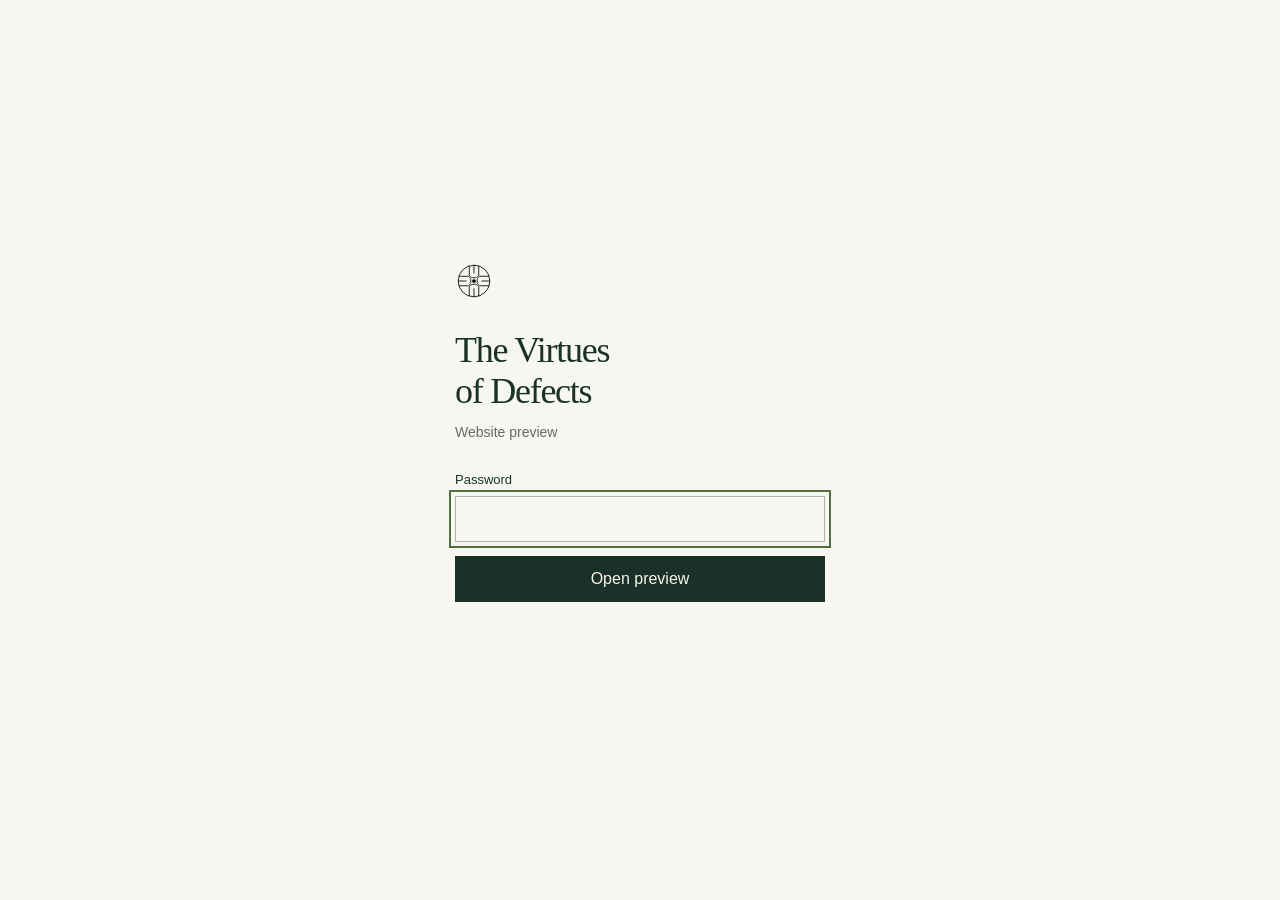
<file: defects-preview/people.html>
<!doctype html>
<html lang="en"><head><meta charset="utf-8"><meta name="viewport" content="width=device-width,initial-scale=1"><meta name="robots" content="noindex,nofollow,noarchive"><meta name="referrer" content="no-referrer"><title>The Virtues of Defects — Preview</title><link rel="icon" href="assets/defect-mark.svg" type="image/svg+xml">
<style>
:root{color-scheme:light;font-family:-apple-system,BlinkMacSystemFont,"Segoe UI",Arial,sans-serif;color:#1b3027;background:#f7f7f2}*{box-sizing:border-box}body{margin:0;min-height:100vh;display:grid;place-items:center;padding:28px}main{width:100%;max-width:370px}img{width:38px;height:38px;margin-bottom:26px}h1{font:normal 36px/1.15 Georgia,serif;letter-spacing:-.035em;margin:0 0 12px}p{font-size:14px;color:#626b64;margin:0 0 32px}label{display:block;font-size:13px;margin-bottom:9px}input,button{font:inherit;width:100%;padding:13px 15px;border-radius:0}input{border:1px solid #aab5aa;color:#1b3027;background:transparent}button{margin-top:14px;background:#1b3027;color:#f7f7f2;border:1px solid #1b3027;cursor:pointer}button:hover{background:#304b3c}button:disabled{opacity:.65;cursor:wait}:focus-visible{outline:2px solid #526e3f;outline-offset:4px}#message{min-height:22px;font-size:13px;margin:14px 0 0;color:#8d3430}noscript{display:block;margin-top:15px;font-size:13px}
</style></head><body><main><img src="assets/defect-mark.svg" alt=""><h1>The Virtues<br>of Defects</h1><p>Website preview</p><form id="gate"><label for="password">Password</label><input id="password" name="password" type="password" autocomplete="current-password" required autofocus><button id="open" type="submit">Open preview</button><p id="message" role="status" aria-live="polite"></p></form><noscript>Please enable JavaScript to open this preview.</noscript></main>
<script>
const staticryptInitiator = ((function(){
  const exports = {};
  const cryptoEngine = ((function(){
  const exports = {};
  const { subtle } = crypto;

const IV_BITS = 16 * 8;
const HEX_BITS = 4;
const ENCRYPTION_ALGO = "AES-CBC";

/**
 * Translates between utf8 encoded hexadecimal strings
 * and Uint8Array bytes.
 */
const HexEncoder = {
    /**
     * hex string -> bytes
     * @param {string} hexString
     * @returns {Uint8Array}
     */
    parse: function (hexString) {
        if (hexString.length % 2 !== 0) throw "Invalid hexString";
        const arrayBuffer = new Uint8Array(hexString.length / 2);

        for (let i = 0; i < hexString.length; i += 2) {
            const byteValue = parseInt(hexString.substring(i, i + 2), 16);
            if (isNaN(byteValue)) {
                throw "Invalid hexString";
            }
            arrayBuffer[i / 2] = byteValue;
        }
        return arrayBuffer;
    },

    /**
     * bytes -> hex string
     * @param {Uint8Array} bytes
     * @returns {string}
     */
    stringify: function (bytes) {
        const hexBytes = [];

        for (let i = 0; i < bytes.length; ++i) {
            let byteString = bytes[i].toString(16);
            if (byteString.length < 2) {
                byteString = "0" + byteString;
            }
            hexBytes.push(byteString);
        }
        return hexBytes.join("");
    },
};

/**
 * Translates between utf8 strings and Uint8Array bytes.
 */
const UTF8Encoder = {
    parse: function (str) {
        return new TextEncoder().encode(str);
    },

    stringify: function (bytes) {
        return new TextDecoder().decode(bytes);
    },
};

/**
 * Salt and encrypt a msg with a password.
 */
async function encrypt(msg, hashedPassword) {
    // Must be 16 bytes, unpredictable, and preferably cryptographically random. However, it need not be secret.
    // https://developer.mozilla.org/en-US/docs/Web/API/SubtleCrypto/encrypt#parameters
    const iv = crypto.getRandomValues(new Uint8Array(IV_BITS / 8));

    const key = await subtle.importKey("raw", HexEncoder.parse(hashedPassword), ENCRYPTION_ALGO, false, ["encrypt"]);

    const encrypted = await subtle.encrypt(
        {
            name: ENCRYPTION_ALGO,
            iv: iv,
        },
        key,
        UTF8Encoder.parse(msg)
    );

    // iv will be 32 hex characters, we prepend it to the ciphertext for use in decryption
    return HexEncoder.stringify(iv) + HexEncoder.stringify(new Uint8Array(encrypted));
}
exports.encrypt = encrypt;

/**
 * Decrypt a salted msg using a password.
 *
 * @param {string} encryptedMsg
 * @param {string} hashedPassword
 * @returns {Promise<string>}
 */
async function decrypt(encryptedMsg, hashedPassword) {
    const ivLength = IV_BITS / HEX_BITS;
    const iv = HexEncoder.parse(encryptedMsg.substring(0, ivLength));
    const encrypted = encryptedMsg.substring(ivLength);

    const key = await subtle.importKey("raw", HexEncoder.parse(hashedPassword), ENCRYPTION_ALGO, false, ["decrypt"]);

    const outBuffer = await subtle.decrypt(
        {
            name: ENCRYPTION_ALGO,
            iv: iv,
        },
        key,
        HexEncoder.parse(encrypted)
    );

    return UTF8Encoder.stringify(new Uint8Array(outBuffer));
}
exports.decrypt = decrypt;

/**
 * Salt and hash the password so it can be stored in localStorage without opening a password reuse vulnerability.
 *
 * @param {string} password
 * @param {string} salt
 * @returns {Promise<string>}
 */
async function hashPassword(password, salt) {
    // we hash the password in multiple steps, each adding more iterations. This is because we used to allow less
    // iterations, so for backward compatibility reasons, we need to support going from that to more iterations.
    let hashedPassword = await hashLegacyRound(password, salt);

    hashedPassword = await hashSecondRound(hashedPassword, salt);

    return hashThirdRound(hashedPassword, salt);
}
exports.hashPassword = hashPassword;

/**
 * This hashes the password with 1k iterations. This is a low number, we need this function to support backwards
 * compatibility.
 *
 * @param {string} password
 * @param {string} salt
 * @returns {Promise<string>}
 */
function hashLegacyRound(password, salt) {
    return pbkdf2(password, salt, 1000, "SHA-1");
}
exports.hashLegacyRound = hashLegacyRound;

/**
 * Add a second round of iterations. This is because we used to use 1k, so for backwards compatibility with
 * remember-me/autodecrypt links, we need to support going from that to more iterations.
 *
 * @param hashedPassword
 * @param salt
 * @returns {Promise<string>}
 */
function hashSecondRound(hashedPassword, salt) {
    return pbkdf2(hashedPassword, salt, 14000, "SHA-256");
}
exports.hashSecondRound = hashSecondRound;

/**
 * Add a third round of iterations to bring total number to 600k. This is because we used to use 1k, then 15k, so for
 * backwards compatibility with remember-me/autodecrypt links, we need to support going from that to more iterations.
 *
 * @param hashedPassword
 * @param salt
 * @returns {Promise<string>}
 */
function hashThirdRound(hashedPassword, salt) {
    return pbkdf2(hashedPassword, salt, 585000, "SHA-256");
}
exports.hashThirdRound = hashThirdRound;

/**
 * Salt and hash the password so it can be stored in localStorage without opening a password reuse vulnerability.
 *
 * @param {string} password
 * @param {string} salt
 * @param {int} iterations
 * @param {string} hashAlgorithm
 * @returns {Promise<string>}
 */
async function pbkdf2(password, salt, iterations, hashAlgorithm) {
    const key = await subtle.importKey("raw", UTF8Encoder.parse(password), "PBKDF2", false, ["deriveBits"]);

    const keyBytes = await subtle.deriveBits(
        {
            name: "PBKDF2",
            hash: hashAlgorithm,
            iterations,
            salt: UTF8Encoder.parse(salt),
        },
        key,
        256
    );

    return HexEncoder.stringify(new Uint8Array(keyBytes));
}

function generateRandomSalt() {
    const bytes = crypto.getRandomValues(new Uint8Array(128 / 8));

    return HexEncoder.stringify(new Uint8Array(bytes));
}
exports.generateRandomSalt = generateRandomSalt;

async function signMessage(hashedPassword, message) {
    const key = await subtle.importKey(
        "raw",
        HexEncoder.parse(hashedPassword),
        {
            name: "HMAC",
            hash: "SHA-256",
        },
        false,
        ["sign"]
    );
    const signature = await subtle.sign("HMAC", key, UTF8Encoder.parse(message));

    return HexEncoder.stringify(new Uint8Array(signature));
}
exports.signMessage = signMessage;

function getRandomAlphanum() {
    const possibleCharacters = "abcdefghijklmnopqrstuvwxyzABCDEFGHIJKLMNOPQRSTUVWXYZ0123456789";

    let byteArray;
    let parsedInt;

    // Keep generating new random bytes until we get a value that falls
    // within a range that can be evenly divided by possibleCharacters.length
    do {
        byteArray = crypto.getRandomValues(new Uint8Array(1));
        // extract the lowest byte to get an int from 0 to 255 (probably unnecessary, since we're only generating 1 byte)
        parsedInt = byteArray[0] & 0xff;
    } while (parsedInt >= 256 - (256 % possibleCharacters.length));

    // Take the modulo of the parsed integer to get a random number between 0 and totalLength - 1
    const randomIndex = parsedInt % possibleCharacters.length;

    return possibleCharacters[randomIndex];
}

/**
 * Generate a random string of a given length.
 *
 * @param {int} length
 * @returns {string}
 */
function generateRandomString(length) {
    let randomString = "";

    for (let i = 0; i < length; i++) {
        randomString += getRandomAlphanum();
    }

    return randomString;
}
exports.generateRandomString = generateRandomString;

  return exports;
})());
const codec = ((function(){
  const exports = {};
  /**
 * Initialize the codec with the provided cryptoEngine - this return functions to encode and decode messages.
 *
 * @param cryptoEngine - the engine to use for encryption / decryption
 */
function init(cryptoEngine) {
    const exports = {};

    /**
     * Top-level function for encoding a message.
     * Includes password hashing, encryption, and signing.
     *
     * @param {string} msg
     * @param {string} password
     * @param {string} salt
     *
     * @returns {string} The encoded text
     */
    async function encode(msg, password, salt) {
        const hashedPassword = await cryptoEngine.hashPassword(password, salt);

        const encrypted = await cryptoEngine.encrypt(msg, hashedPassword);

        // we use the hashed password in the HMAC because this is effectively what will be used a password (so we can store
        // it in localStorage safely, we don't use the clear text password)
        const hmac = await cryptoEngine.signMessage(hashedPassword, encrypted);

        return hmac + encrypted;
    }
    exports.encode = encode;

    /**
     * Encode using a password that has already been hashed. This is useful to encode multiple messages in a row, that way
     * we don't need to hash the password multiple times.
     *
     * @param {string} msg
     * @param {string} hashedPassword
     *
     * @returns {string} The encoded text
     */
    async function encodeWithHashedPassword(msg, hashedPassword) {
        const encrypted = await cryptoEngine.encrypt(msg, hashedPassword);

        // we use the hashed password in the HMAC because this is effectively what will be used a password (so we can store
        // it in localStorage safely, we don't use the clear text password)
        const hmac = await cryptoEngine.signMessage(hashedPassword, encrypted);

        return hmac + encrypted;
    }
    exports.encodeWithHashedPassword = encodeWithHashedPassword;

    /**
     * Top-level function for decoding a message.
     * Includes signature check and decryption.
     *
     * @param {string} signedMsg
     * @param {string} hashedPassword
     * @param {string} salt
     * @param {int} backwardCompatibleAttempt
     * @param {string} originalPassword
     *
     * @returns {Object} {success: true, decoded: string} | {success: false, message: string}
     */
    async function decode(signedMsg, hashedPassword, salt, backwardCompatibleAttempt = 0, originalPassword = "") {
        const encryptedHMAC = signedMsg.substring(0, 64);
        const encryptedMsg = signedMsg.substring(64);
        const decryptedHMAC = await cryptoEngine.signMessage(hashedPassword, encryptedMsg);

        if (decryptedHMAC !== encryptedHMAC) {
            // we have been raising the number of iterations in the hashing algorithm multiple times, so to support the old
            // remember-me/autodecrypt links we need to try bringing the old hashes up to speed.
            originalPassword = originalPassword || hashedPassword;
            if (backwardCompatibleAttempt === 0) {
                const updatedHashedPassword = await cryptoEngine.hashThirdRound(originalPassword, salt);

                return decode(signedMsg, updatedHashedPassword, salt, backwardCompatibleAttempt + 1, originalPassword);
            }
            if (backwardCompatibleAttempt === 1) {
                let updatedHashedPassword = await cryptoEngine.hashSecondRound(originalPassword, salt);
                updatedHashedPassword = await cryptoEngine.hashThirdRound(updatedHashedPassword, salt);

                return decode(signedMsg, updatedHashedPassword, salt, backwardCompatibleAttempt + 1, originalPassword);
            }

            return { success: false, message: "Signature mismatch" };
        }

        return {
            success: true,
            decoded: await cryptoEngine.decrypt(encryptedMsg, hashedPassword),
        };
    }
    exports.decode = decode;

    return exports;
}
exports.init = init;

  return exports;
})());
const decode = codec.init(cryptoEngine).decode;

/**
 * Initialize the staticrypt module, that exposes functions callbable by the password_template.
 *
 * @param {{
 *  staticryptEncryptedMsgUniqueVariableName: string,
 *  isRememberEnabled: boolean,
 *  rememberDurationInDays: number,
 *  staticryptSaltUniqueVariableName: string,
 * }} staticryptConfig - object of data that is stored on the password_template at encryption time.
 *
 * @param {{
 *  rememberExpirationKey: string,
 *  rememberPassphraseKey: string,
 *  replaceHtmlCallback: function,
 *  clearLocalStorageCallback: function,
 * }} templateConfig - object of data that can be configured by a custom password_template.
 */
function init(staticryptConfig, templateConfig) {
    const exports = {};

    /**
     * Decrypt our encrypted page, replace the whole HTML.
     *
     * @param {string} hashedPassword
     * @returns {Promise<boolean>}
     */
    async function decryptAndReplaceHtml(hashedPassword) {
        const { staticryptEncryptedMsgUniqueVariableName, staticryptSaltUniqueVariableName } = staticryptConfig;
        const { replaceHtmlCallback } = templateConfig;

        const result = await decode(
            staticryptEncryptedMsgUniqueVariableName,
            hashedPassword,
            staticryptSaltUniqueVariableName
        );
        if (!result.success) {
            return false;
        }
        const plainHTML = result.decoded;

        // if the user configured a callback call it, otherwise just replace the whole HTML
        if (typeof replaceHtmlCallback === "function") {
            replaceHtmlCallback(plainHTML);
        } else {
            document.write(plainHTML);
            document.close();
        }

        return true;
    }

    /**
     * Attempt to decrypt the page and replace the whole HTML.
     *
     * @param {string} password
     * @param {boolean} isRememberChecked
     *
     * @returns {Promise<{isSuccessful: boolean, hashedPassword?: string}>} - we return an object, so that if we want to
     *   expose more information in the future we can do it without breaking the password_template
     */
    async function handleDecryptionOfPage(password, isRememberChecked) {
        const { staticryptSaltUniqueVariableName } = staticryptConfig;

        // decrypt and replace the whole page
        const hashedPassword = await cryptoEngine.hashPassword(password, staticryptSaltUniqueVariableName);
        return handleDecryptionOfPageFromHash(hashedPassword, isRememberChecked);
    }
    exports.handleDecryptionOfPage = handleDecryptionOfPage;

    async function handleDecryptionOfPageFromHash(hashedPassword, isRememberChecked) {
        const { isRememberEnabled, rememberDurationInDays } = staticryptConfig;
        const { rememberExpirationKey, rememberPassphraseKey } = templateConfig;

        const isDecryptionSuccessful = await decryptAndReplaceHtml(hashedPassword);

        if (!isDecryptionSuccessful) {
            return {
                isSuccessful: false,
                hashedPassword,
            };
        }

        // remember the hashedPassword and set its expiration if necessary
        if (isRememberEnabled && isRememberChecked) {
            window.localStorage.setItem(rememberPassphraseKey, hashedPassword);

            // set the expiration if the duration isn't 0 (meaning no expiration)
            if (rememberDurationInDays > 0) {
                window.localStorage.setItem(
                    rememberExpirationKey,
                    (new Date().getTime() + rememberDurationInDays * 24 * 60 * 60 * 1000).toString()
                );
            }
        }

        return {
            isSuccessful: true,
            hashedPassword,
        };
    }
    exports.handleDecryptionOfPageFromHash = handleDecryptionOfPageFromHash;

    /**
     * Clear localstorage from staticrypt related values
     */
    function clearLocalStorage() {
        const { clearLocalStorageCallback, rememberExpirationKey, rememberPassphraseKey } = templateConfig;

        if (typeof clearLocalStorageCallback === "function") {
            clearLocalStorageCallback();
        } else {
            localStorage.removeItem(rememberPassphraseKey);
            localStorage.removeItem(rememberExpirationKey);
        }
    }

    async function handleDecryptOnLoad() {
        let isSuccessful = await decryptOnLoadFromUrl();

        if (!isSuccessful) {
            isSuccessful = await decryptOnLoadFromRememberMe();
        }

        return { isSuccessful };
    }
    exports.handleDecryptOnLoad = handleDecryptOnLoad;

    /**
     * Clear storage if we are logging out
     *
     * @returns {boolean} - whether we logged out
     */
    function logoutIfNeeded() {
        const logoutKey = "staticrypt_logout";

        // handle logout through query param
        const queryParams = new URLSearchParams(window.location.search);
        if (queryParams.has(logoutKey)) {
            clearLocalStorage();
            return true;
        }

        // handle logout through URL fragment
        const hash = window.location.hash.substring(1);
        if (hash.includes(logoutKey)) {
            clearLocalStorage();
            return true;
        }

        return false;
    }

    /**
     * To be called on load: check if we want to try to decrypt and replace the HTML with the decrypted content, and
     * try to do it if needed.
     *
     * @returns {Promise<boolean>} true if we derypted and replaced the whole page, false otherwise
     */
    async function decryptOnLoadFromRememberMe() {
        const { rememberDurationInDays } = staticryptConfig;
        const { rememberExpirationKey, rememberPassphraseKey } = templateConfig;

        // if we are login out, terminate
        if (logoutIfNeeded()) {
            return false;
        }

        // if there is expiration configured, check if we're not beyond the expiration
        if (rememberDurationInDays && rememberDurationInDays > 0) {
            const expiration = localStorage.getItem(rememberExpirationKey),
                isExpired = expiration && new Date().getTime() > parseInt(expiration);

            if (isExpired) {
                clearLocalStorage();
                return false;
            }
        }

        const hashedPassword = localStorage.getItem(rememberPassphraseKey);

        if (hashedPassword) {
            // try to decrypt
            const isDecryptionSuccessful = await decryptAndReplaceHtml(hashedPassword);

            // if the decryption is unsuccessful the password might be wrong - silently clear the saved data and let
            // the user fill the password form again
            if (!isDecryptionSuccessful) {
                clearLocalStorage();
                return false;
            }

            return true;
        }

        return false;
    }

    async function decryptOnLoadFromUrl() {
        const passwordKey = "staticrypt_pwd";
        const rememberMeKey = "remember_me";

        // try to get the password from the query param (for backward compatibility - we now want to avoid this method,
        // since it sends the hashed password to the server which isn't needed)
        const queryParams = new URLSearchParams(window.location.search);
        const hashedPasswordQuery = queryParams.get(passwordKey);
        const rememberMeQuery = queryParams.get(rememberMeKey);

        const urlFragment = window.location.hash.substring(1);
        // get the password from the url fragment
        const hashedPasswordRegexMatch = urlFragment.match(new RegExp(passwordKey + "=([^&]*)"));
        const hashedPasswordFragment = hashedPasswordRegexMatch ? hashedPasswordRegexMatch[1] : null;
        const rememberMeFragment = urlFragment.includes(rememberMeKey);

        const hashedPassword = hashedPasswordFragment || hashedPasswordQuery;
        const rememberMe = rememberMeFragment || rememberMeQuery;

        if (hashedPassword) {
            return handleDecryptionOfPageFromHash(hashedPassword, rememberMe);
        }

        return false;
    }

    return exports;
}
exports.init = init;

  return exports;
})());
const staticryptConfig = {"staticryptEncryptedMsgUniqueVariableName":"[base64]","isRememberEnabled":false,"rememberDurationInDays":0,"staticryptSaltUniqueVariableName":"863557ae8bf05b2988c6b2cfbe046341"};
const cacheKey = 'defects-preview:' + staticryptConfig.staticryptSaltUniqueVariableName;
const engine = staticryptInitiator.init(staticryptConfig, {
 rememberExpirationKey:'defects-preview-expiration',rememberPassphraseKey:'defects-preview-key',
 replaceHtmlCallback(html){document.open();document.write(html);document.close();},clearLocalStorageCallback:null
});
const form=document.getElementById('gate'), input=document.getElementById('password'), button=document.getElementById('open'), message=document.getElementById('message');
form.addEventListener('submit',async event=>{
 event.preventDefault();button.disabled=true;message.textContent='Opening…';
 try{
  const result=await engine.handleDecryptionOfPage(input.value,false);
  if(result.isSuccessful){try{sessionStorage.setItem(cacheKey,result.hashedPassword);}catch{}return;}
  message.textContent='Incorrect password. Please try again.';input.select();
 }catch{message.textContent='Please try again in an up-to-date browser.';}
 button.disabled=false;
});
window.addEventListener('load',async()=>{
 let saved;try{saved=sessionStorage.getItem(cacheKey);}catch{}
 if(!saved)return;
 button.disabled=true;
 try{const result=await engine.handleDecryptionOfPageFromHash(saved,false);if(result.isSuccessful)return;}catch{}
 try{sessionStorage.removeItem(cacheKey);}catch{}
 button.disabled=false;
});
</script></body></html>
</file>
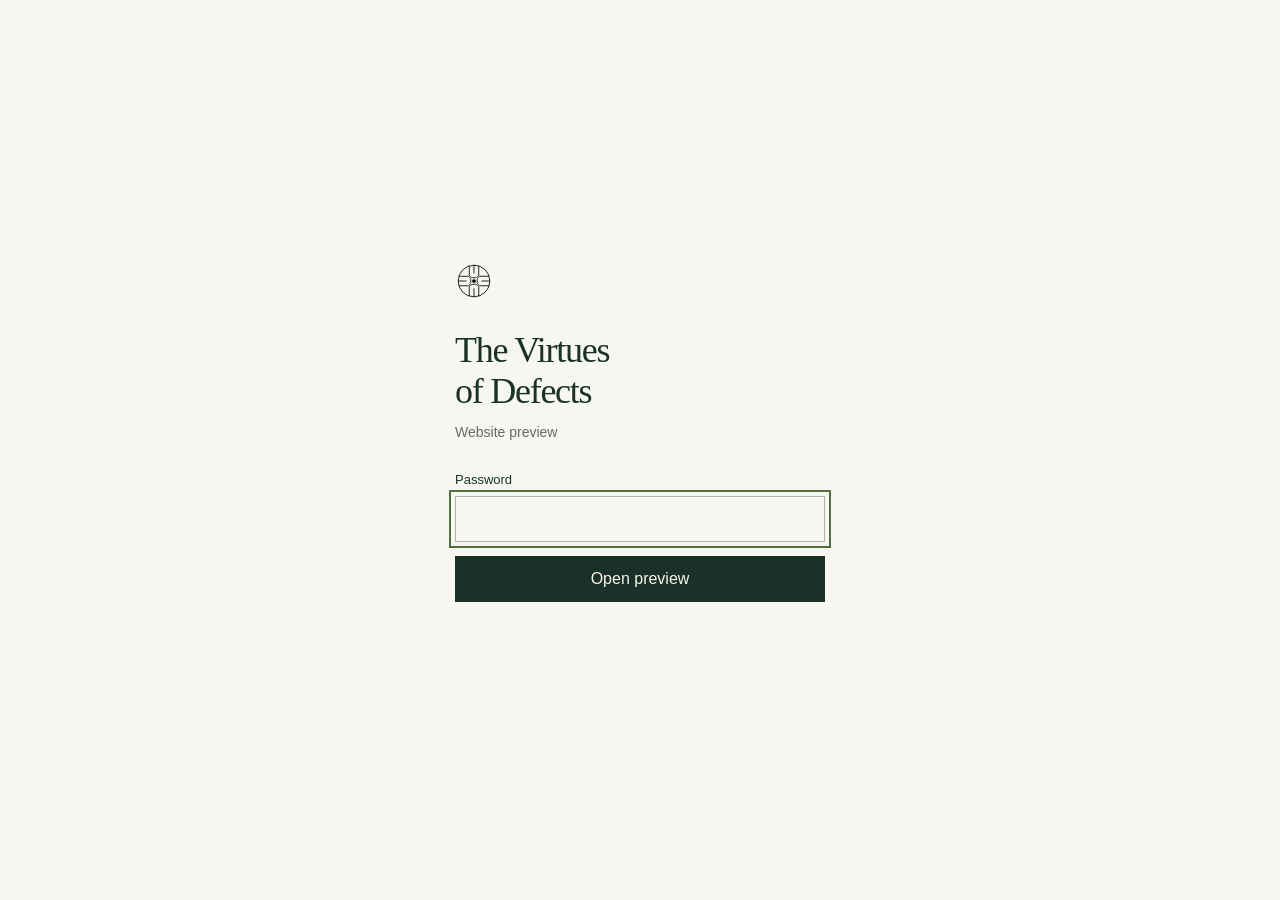
<file: defects-preview/publications.html>
<!doctype html>
<html lang="en"><head><meta charset="utf-8"><meta name="viewport" content="width=device-width,initial-scale=1"><meta name="robots" content="noindex,nofollow,noarchive"><meta name="referrer" content="no-referrer"><title>The Virtues of Defects — Preview</title><link rel="icon" href="assets/defect-mark.svg" type="image/svg+xml">
<style>
:root{color-scheme:light;font-family:-apple-system,BlinkMacSystemFont,"Segoe UI",Arial,sans-serif;color:#1b3027;background:#f7f7f2}*{box-sizing:border-box}body{margin:0;min-height:100vh;display:grid;place-items:center;padding:28px}main{width:100%;max-width:370px}img{width:38px;height:38px;margin-bottom:26px}h1{font:normal 36px/1.15 Georgia,serif;letter-spacing:-.035em;margin:0 0 12px}p{font-size:14px;color:#626b64;margin:0 0 32px}label{display:block;font-size:13px;margin-bottom:9px}input,button{font:inherit;width:100%;padding:13px 15px;border-radius:0}input{border:1px solid #aab5aa;color:#1b3027;background:transparent}button{margin-top:14px;background:#1b3027;color:#f7f7f2;border:1px solid #1b3027;cursor:pointer}button:hover{background:#304b3c}button:disabled{opacity:.65;cursor:wait}:focus-visible{outline:2px solid #526e3f;outline-offset:4px}#message{min-height:22px;font-size:13px;margin:14px 0 0;color:#8d3430}noscript{display:block;margin-top:15px;font-size:13px}
</style></head><body><main><img src="assets/defect-mark.svg" alt=""><h1>The Virtues<br>of Defects</h1><p>Website preview</p><form id="gate"><label for="password">Password</label><input id="password" name="password" type="password" autocomplete="current-password" required autofocus><button id="open" type="submit">Open preview</button><p id="message" role="status" aria-live="polite"></p></form><noscript>Please enable JavaScript to open this preview.</noscript></main>
<script>
const staticryptInitiator = ((function(){
  const exports = {};
  const cryptoEngine = ((function(){
  const exports = {};
  const { subtle } = crypto;

const IV_BITS = 16 * 8;
const HEX_BITS = 4;
const ENCRYPTION_ALGO = "AES-CBC";

/**
 * Translates between utf8 encoded hexadecimal strings
 * and Uint8Array bytes.
 */
const HexEncoder = {
    /**
     * hex string -> bytes
     * @param {string} hexString
     * @returns {Uint8Array}
     */
    parse: function (hexString) {
        if (hexString.length % 2 !== 0) throw "Invalid hexString";
        const arrayBuffer = new Uint8Array(hexString.length / 2);

        for (let i = 0; i < hexString.length; i += 2) {
            const byteValue = parseInt(hexString.substring(i, i + 2), 16);
            if (isNaN(byteValue)) {
                throw "Invalid hexString";
            }
            arrayBuffer[i / 2] = byteValue;
        }
        return arrayBuffer;
    },

    /**
     * bytes -> hex string
     * @param {Uint8Array} bytes
     * @returns {string}
     */
    stringify: function (bytes) {
        const hexBytes = [];

        for (let i = 0; i < bytes.length; ++i) {
            let byteString = bytes[i].toString(16);
            if (byteString.length < 2) {
                byteString = "0" + byteString;
            }
            hexBytes.push(byteString);
        }
        return hexBytes.join("");
    },
};

/**
 * Translates between utf8 strings and Uint8Array bytes.
 */
const UTF8Encoder = {
    parse: function (str) {
        return new TextEncoder().encode(str);
    },

    stringify: function (bytes) {
        return new TextDecoder().decode(bytes);
    },
};

/**
 * Salt and encrypt a msg with a password.
 */
async function encrypt(msg, hashedPassword) {
    // Must be 16 bytes, unpredictable, and preferably cryptographically random. However, it need not be secret.
    // https://developer.mozilla.org/en-US/docs/Web/API/SubtleCrypto/encrypt#parameters
    const iv = crypto.getRandomValues(new Uint8Array(IV_BITS / 8));

    const key = await subtle.importKey("raw", HexEncoder.parse(hashedPassword), ENCRYPTION_ALGO, false, ["encrypt"]);

    const encrypted = await subtle.encrypt(
        {
            name: ENCRYPTION_ALGO,
            iv: iv,
        },
        key,
        UTF8Encoder.parse(msg)
    );

    // iv will be 32 hex characters, we prepend it to the ciphertext for use in decryption
    return HexEncoder.stringify(iv) + HexEncoder.stringify(new Uint8Array(encrypted));
}
exports.encrypt = encrypt;

/**
 * Decrypt a salted msg using a password.
 *
 * @param {string} encryptedMsg
 * @param {string} hashedPassword
 * @returns {Promise<string>}
 */
async function decrypt(encryptedMsg, hashedPassword) {
    const ivLength = IV_BITS / HEX_BITS;
    const iv = HexEncoder.parse(encryptedMsg.substring(0, ivLength));
    const encrypted = encryptedMsg.substring(ivLength);

    const key = await subtle.importKey("raw", HexEncoder.parse(hashedPassword), ENCRYPTION_ALGO, false, ["decrypt"]);

    const outBuffer = await subtle.decrypt(
        {
            name: ENCRYPTION_ALGO,
            iv: iv,
        },
        key,
        HexEncoder.parse(encrypted)
    );

    return UTF8Encoder.stringify(new Uint8Array(outBuffer));
}
exports.decrypt = decrypt;

/**
 * Salt and hash the password so it can be stored in localStorage without opening a password reuse vulnerability.
 *
 * @param {string} password
 * @param {string} salt
 * @returns {Promise<string>}
 */
async function hashPassword(password, salt) {
    // we hash the password in multiple steps, each adding more iterations. This is because we used to allow less
    // iterations, so for backward compatibility reasons, we need to support going from that to more iterations.
    let hashedPassword = await hashLegacyRound(password, salt);

    hashedPassword = await hashSecondRound(hashedPassword, salt);

    return hashThirdRound(hashedPassword, salt);
}
exports.hashPassword = hashPassword;

/**
 * This hashes the password with 1k iterations. This is a low number, we need this function to support backwards
 * compatibility.
 *
 * @param {string} password
 * @param {string} salt
 * @returns {Promise<string>}
 */
function hashLegacyRound(password, salt) {
    return pbkdf2(password, salt, 1000, "SHA-1");
}
exports.hashLegacyRound = hashLegacyRound;

/**
 * Add a second round of iterations. This is because we used to use 1k, so for backwards compatibility with
 * remember-me/autodecrypt links, we need to support going from that to more iterations.
 *
 * @param hashedPassword
 * @param salt
 * @returns {Promise<string>}
 */
function hashSecondRound(hashedPassword, salt) {
    return pbkdf2(hashedPassword, salt, 14000, "SHA-256");
}
exports.hashSecondRound = hashSecondRound;

/**
 * Add a third round of iterations to bring total number to 600k. This is because we used to use 1k, then 15k, so for
 * backwards compatibility with remember-me/autodecrypt links, we need to support going from that to more iterations.
 *
 * @param hashedPassword
 * @param salt
 * @returns {Promise<string>}
 */
function hashThirdRound(hashedPassword, salt) {
    return pbkdf2(hashedPassword, salt, 585000, "SHA-256");
}
exports.hashThirdRound = hashThirdRound;

/**
 * Salt and hash the password so it can be stored in localStorage without opening a password reuse vulnerability.
 *
 * @param {string} password
 * @param {string} salt
 * @param {int} iterations
 * @param {string} hashAlgorithm
 * @returns {Promise<string>}
 */
async function pbkdf2(password, salt, iterations, hashAlgorithm) {
    const key = await subtle.importKey("raw", UTF8Encoder.parse(password), "PBKDF2", false, ["deriveBits"]);

    const keyBytes = await subtle.deriveBits(
        {
            name: "PBKDF2",
            hash: hashAlgorithm,
            iterations,
            salt: UTF8Encoder.parse(salt),
        },
        key,
        256
    );

    return HexEncoder.stringify(new Uint8Array(keyBytes));
}

function generateRandomSalt() {
    const bytes = crypto.getRandomValues(new Uint8Array(128 / 8));

    return HexEncoder.stringify(new Uint8Array(bytes));
}
exports.generateRandomSalt = generateRandomSalt;

async function signMessage(hashedPassword, message) {
    const key = await subtle.importKey(
        "raw",
        HexEncoder.parse(hashedPassword),
        {
            name: "HMAC",
            hash: "SHA-256",
        },
        false,
        ["sign"]
    );
    const signature = await subtle.sign("HMAC", key, UTF8Encoder.parse(message));

    return HexEncoder.stringify(new Uint8Array(signature));
}
exports.signMessage = signMessage;

function getRandomAlphanum() {
    const possibleCharacters = "abcdefghijklmnopqrstuvwxyzABCDEFGHIJKLMNOPQRSTUVWXYZ0123456789";

    let byteArray;
    let parsedInt;

    // Keep generating new random bytes until we get a value that falls
    // within a range that can be evenly divided by possibleCharacters.length
    do {
        byteArray = crypto.getRandomValues(new Uint8Array(1));
        // extract the lowest byte to get an int from 0 to 255 (probably unnecessary, since we're only generating 1 byte)
        parsedInt = byteArray[0] & 0xff;
    } while (parsedInt >= 256 - (256 % possibleCharacters.length));

    // Take the modulo of the parsed integer to get a random number between 0 and totalLength - 1
    const randomIndex = parsedInt % possibleCharacters.length;

    return possibleCharacters[randomIndex];
}

/**
 * Generate a random string of a given length.
 *
 * @param {int} length
 * @returns {string}
 */
function generateRandomString(length) {
    let randomString = "";

    for (let i = 0; i < length; i++) {
        randomString += getRandomAlphanum();
    }

    return randomString;
}
exports.generateRandomString = generateRandomString;

  return exports;
})());
const codec = ((function(){
  const exports = {};
  /**
 * Initialize the codec with the provided cryptoEngine - this return functions to encode and decode messages.
 *
 * @param cryptoEngine - the engine to use for encryption / decryption
 */
function init(cryptoEngine) {
    const exports = {};

    /**
     * Top-level function for encoding a message.
     * Includes password hashing, encryption, and signing.
     *
     * @param {string} msg
     * @param {string} password
     * @param {string} salt
     *
     * @returns {string} The encoded text
     */
    async function encode(msg, password, salt) {
        const hashedPassword = await cryptoEngine.hashPassword(password, salt);

        const encrypted = await cryptoEngine.encrypt(msg, hashedPassword);

        // we use the hashed password in the HMAC because this is effectively what will be used a password (so we can store
        // it in localStorage safely, we don't use the clear text password)
        const hmac = await cryptoEngine.signMessage(hashedPassword, encrypted);

        return hmac + encrypted;
    }
    exports.encode = encode;

    /**
     * Encode using a password that has already been hashed. This is useful to encode multiple messages in a row, that way
     * we don't need to hash the password multiple times.
     *
     * @param {string} msg
     * @param {string} hashedPassword
     *
     * @returns {string} The encoded text
     */
    async function encodeWithHashedPassword(msg, hashedPassword) {
        const encrypted = await cryptoEngine.encrypt(msg, hashedPassword);

        // we use the hashed password in the HMAC because this is effectively what will be used a password (so we can store
        // it in localStorage safely, we don't use the clear text password)
        const hmac = await cryptoEngine.signMessage(hashedPassword, encrypted);

        return hmac + encrypted;
    }
    exports.encodeWithHashedPassword = encodeWithHashedPassword;

    /**
     * Top-level function for decoding a message.
     * Includes signature check and decryption.
     *
     * @param {string} signedMsg
     * @param {string} hashedPassword
     * @param {string} salt
     * @param {int} backwardCompatibleAttempt
     * @param {string} originalPassword
     *
     * @returns {Object} {success: true, decoded: string} | {success: false, message: string}
     */
    async function decode(signedMsg, hashedPassword, salt, backwardCompatibleAttempt = 0, originalPassword = "") {
        const encryptedHMAC = signedMsg.substring(0, 64);
        const encryptedMsg = signedMsg.substring(64);
        const decryptedHMAC = await cryptoEngine.signMessage(hashedPassword, encryptedMsg);

        if (decryptedHMAC !== encryptedHMAC) {
            // we have been raising the number of iterations in the hashing algorithm multiple times, so to support the old
            // remember-me/autodecrypt links we need to try bringing the old hashes up to speed.
            originalPassword = originalPassword || hashedPassword;
            if (backwardCompatibleAttempt === 0) {
                const updatedHashedPassword = await cryptoEngine.hashThirdRound(originalPassword, salt);

                return decode(signedMsg, updatedHashedPassword, salt, backwardCompatibleAttempt + 1, originalPassword);
            }
            if (backwardCompatibleAttempt === 1) {
                let updatedHashedPassword = await cryptoEngine.hashSecondRound(originalPassword, salt);
                updatedHashedPassword = await cryptoEngine.hashThirdRound(updatedHashedPassword, salt);

                return decode(signedMsg, updatedHashedPassword, salt, backwardCompatibleAttempt + 1, originalPassword);
            }

            return { success: false, message: "Signature mismatch" };
        }

        return {
            success: true,
            decoded: await cryptoEngine.decrypt(encryptedMsg, hashedPassword),
        };
    }
    exports.decode = decode;

    return exports;
}
exports.init = init;

  return exports;
})());
const decode = codec.init(cryptoEngine).decode;

/**
 * Initialize the staticrypt module, that exposes functions callbable by the password_template.
 *
 * @param {{
 *  staticryptEncryptedMsgUniqueVariableName: string,
 *  isRememberEnabled: boolean,
 *  rememberDurationInDays: number,
 *  staticryptSaltUniqueVariableName: string,
 * }} staticryptConfig - object of data that is stored on the password_template at encryption time.
 *
 * @param {{
 *  rememberExpirationKey: string,
 *  rememberPassphraseKey: string,
 *  replaceHtmlCallback: function,
 *  clearLocalStorageCallback: function,
 * }} templateConfig - object of data that can be configured by a custom password_template.
 */
function init(staticryptConfig, templateConfig) {
    const exports = {};

    /**
     * Decrypt our encrypted page, replace the whole HTML.
     *
     * @param {string} hashedPassword
     * @returns {Promise<boolean>}
     */
    async function decryptAndReplaceHtml(hashedPassword) {
        const { staticryptEncryptedMsgUniqueVariableName, staticryptSaltUniqueVariableName } = staticryptConfig;
        const { replaceHtmlCallback } = templateConfig;

        const result = await decode(
            staticryptEncryptedMsgUniqueVariableName,
            hashedPassword,
            staticryptSaltUniqueVariableName
        );
        if (!result.success) {
            return false;
        }
        const plainHTML = result.decoded;

        // if the user configured a callback call it, otherwise just replace the whole HTML
        if (typeof replaceHtmlCallback === "function") {
            replaceHtmlCallback(plainHTML);
        } else {
            document.write(plainHTML);
            document.close();
        }

        return true;
    }

    /**
     * Attempt to decrypt the page and replace the whole HTML.
     *
     * @param {string} password
     * @param {boolean} isRememberChecked
     *
     * @returns {Promise<{isSuccessful: boolean, hashedPassword?: string}>} - we return an object, so that if we want to
     *   expose more information in the future we can do it without breaking the password_template
     */
    async function handleDecryptionOfPage(password, isRememberChecked) {
        const { staticryptSaltUniqueVariableName } = staticryptConfig;

        // decrypt and replace the whole page
        const hashedPassword = await cryptoEngine.hashPassword(password, staticryptSaltUniqueVariableName);
        return handleDecryptionOfPageFromHash(hashedPassword, isRememberChecked);
    }
    exports.handleDecryptionOfPage = handleDecryptionOfPage;

    async function handleDecryptionOfPageFromHash(hashedPassword, isRememberChecked) {
        const { isRememberEnabled, rememberDurationInDays } = staticryptConfig;
        const { rememberExpirationKey, rememberPassphraseKey } = templateConfig;

        const isDecryptionSuccessful = await decryptAndReplaceHtml(hashedPassword);

        if (!isDecryptionSuccessful) {
            return {
                isSuccessful: false,
                hashedPassword,
            };
        }

        // remember the hashedPassword and set its expiration if necessary
        if (isRememberEnabled && isRememberChecked) {
            window.localStorage.setItem(rememberPassphraseKey, hashedPassword);

            // set the expiration if the duration isn't 0 (meaning no expiration)
            if (rememberDurationInDays > 0) {
                window.localStorage.setItem(
                    rememberExpirationKey,
                    (new Date().getTime() + rememberDurationInDays * 24 * 60 * 60 * 1000).toString()
                );
            }
        }

        return {
            isSuccessful: true,
            hashedPassword,
        };
    }
    exports.handleDecryptionOfPageFromHash = handleDecryptionOfPageFromHash;

    /**
     * Clear localstorage from staticrypt related values
     */
    function clearLocalStorage() {
        const { clearLocalStorageCallback, rememberExpirationKey, rememberPassphraseKey } = templateConfig;

        if (typeof clearLocalStorageCallback === "function") {
            clearLocalStorageCallback();
        } else {
            localStorage.removeItem(rememberPassphraseKey);
            localStorage.removeItem(rememberExpirationKey);
        }
    }

    async function handleDecryptOnLoad() {
        let isSuccessful = await decryptOnLoadFromUrl();

        if (!isSuccessful) {
            isSuccessful = await decryptOnLoadFromRememberMe();
        }

        return { isSuccessful };
    }
    exports.handleDecryptOnLoad = handleDecryptOnLoad;

    /**
     * Clear storage if we are logging out
     *
     * @returns {boolean} - whether we logged out
     */
    function logoutIfNeeded() {
        const logoutKey = "staticrypt_logout";

        // handle logout through query param
        const queryParams = new URLSearchParams(window.location.search);
        if (queryParams.has(logoutKey)) {
            clearLocalStorage();
            return true;
        }

        // handle logout through URL fragment
        const hash = window.location.hash.substring(1);
        if (hash.includes(logoutKey)) {
            clearLocalStorage();
            return true;
        }

        return false;
    }

    /**
     * To be called on load: check if we want to try to decrypt and replace the HTML with the decrypted content, and
     * try to do it if needed.
     *
     * @returns {Promise<boolean>} true if we derypted and replaced the whole page, false otherwise
     */
    async function decryptOnLoadFromRememberMe() {
        const { rememberDurationInDays } = staticryptConfig;
        const { rememberExpirationKey, rememberPassphraseKey } = templateConfig;

        // if we are login out, terminate
        if (logoutIfNeeded()) {
            return false;
        }

        // if there is expiration configured, check if we're not beyond the expiration
        if (rememberDurationInDays && rememberDurationInDays > 0) {
            const expiration = localStorage.getItem(rememberExpirationKey),
                isExpired = expiration && new Date().getTime() > parseInt(expiration);

            if (isExpired) {
                clearLocalStorage();
                return false;
            }
        }

        const hashedPassword = localStorage.getItem(rememberPassphraseKey);

        if (hashedPassword) {
            // try to decrypt
            const isDecryptionSuccessful = await decryptAndReplaceHtml(hashedPassword);

            // if the decryption is unsuccessful the password might be wrong - silently clear the saved data and let
            // the user fill the password form again
            if (!isDecryptionSuccessful) {
                clearLocalStorage();
                return false;
            }

            return true;
        }

        return false;
    }

    async function decryptOnLoadFromUrl() {
        const passwordKey = "staticrypt_pwd";
        const rememberMeKey = "remember_me";

        // try to get the password from the query param (for backward compatibility - we now want to avoid this method,
        // since it sends the hashed password to the server which isn't needed)
        const queryParams = new URLSearchParams(window.location.search);
        const hashedPasswordQuery = queryParams.get(passwordKey);
        const rememberMeQuery = queryParams.get(rememberMeKey);

        const urlFragment = window.location.hash.substring(1);
        // get the password from the url fragment
        const hashedPasswordRegexMatch = urlFragment.match(new RegExp(passwordKey + "=([^&]*)"));
        const hashedPasswordFragment = hashedPasswordRegexMatch ? hashedPasswordRegexMatch[1] : null;
        const rememberMeFragment = urlFragment.includes(rememberMeKey);

        const hashedPassword = hashedPasswordFragment || hashedPasswordQuery;
        const rememberMe = rememberMeFragment || rememberMeQuery;

        if (hashedPassword) {
            return handleDecryptionOfPageFromHash(hashedPassword, rememberMe);
        }

        return false;
    }

    return exports;
}
exports.init = init;

  return exports;
})());
const staticryptConfig = {"staticryptEncryptedMsgUniqueVariableName":"[base64]","isRememberEnabled":false,"rememberDurationInDays":0,"staticryptSaltUniqueVariableName":"863557ae8bf05b2988c6b2cfbe046341"};
const cacheKey = 'defects-preview:' + staticryptConfig.staticryptSaltUniqueVariableName;
const engine = staticryptInitiator.init(staticryptConfig, {
 rememberExpirationKey:'defects-preview-expiration',rememberPassphraseKey:'defects-preview-key',
 replaceHtmlCallback(html){document.open();document.write(html);document.close();},clearLocalStorageCallback:null
});
const form=document.getElementById('gate'), input=document.getElementById('password'), button=document.getElementById('open'), message=document.getElementById('message');
form.addEventListener('submit',async event=>{
 event.preventDefault();button.disabled=true;message.textContent='Opening…';
 try{
  const result=await engine.handleDecryptionOfPage(input.value,false);
  if(result.isSuccessful){try{sessionStorage.setItem(cacheKey,result.hashedPassword);}catch{}return;}
  message.textContent='Incorrect password. Please try again.';input.select();
 }catch{message.textContent='Please try again in an up-to-date browser.';}
 button.disabled=false;
});
window.addEventListener('load',async()=>{
 let saved;try{saved=sessionStorage.getItem(cacheKey);}catch{}
 if(!saved)return;
 button.disabled=true;
 try{const result=await engine.handleDecryptionOfPageFromHash(saved,false);if(result.isSuccessful)return;}catch{}
 try{sessionStorage.removeItem(cacheKey);}catch{}
 button.disabled=false;
});
</script></body></html>
</file>
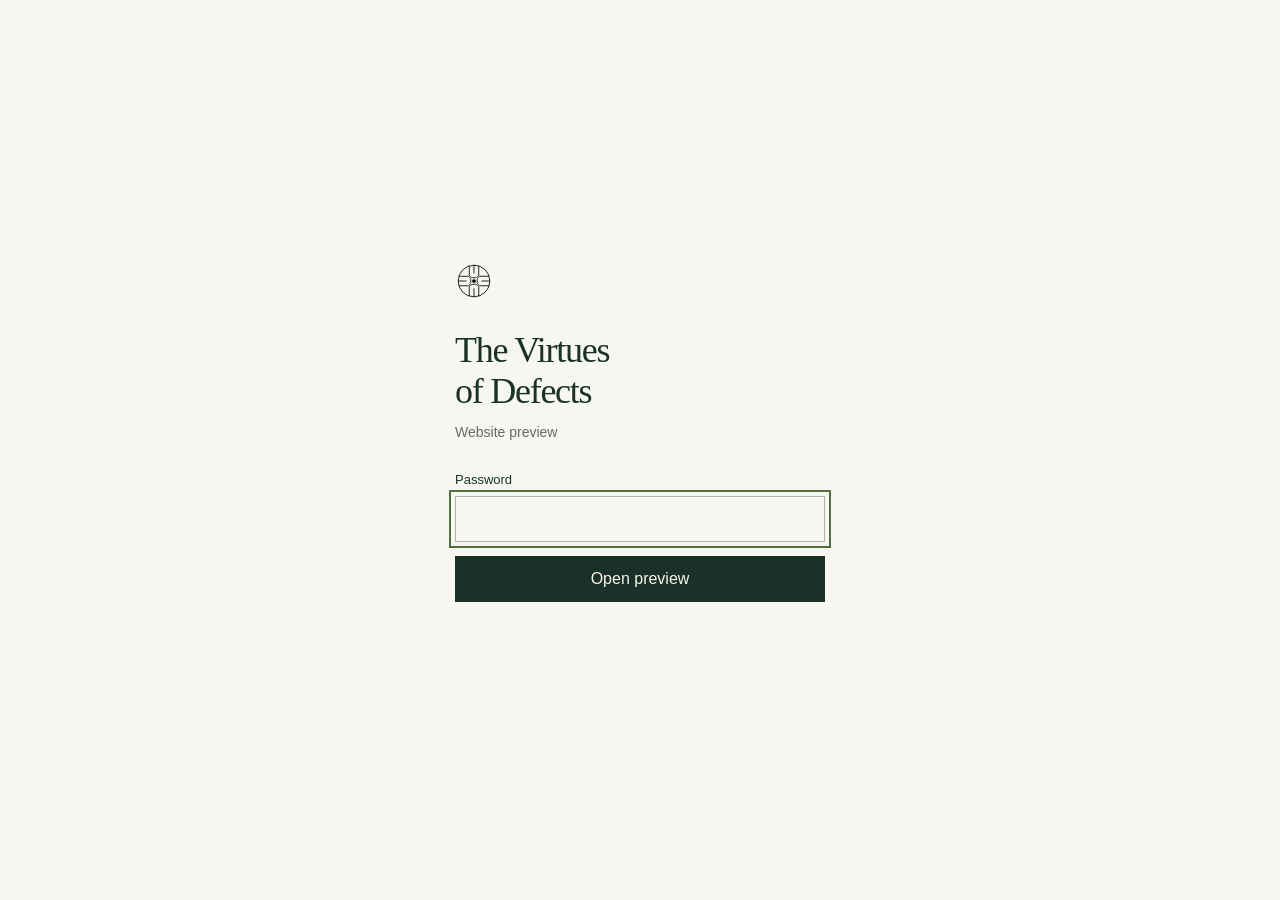
<file: defects-preview/talks.html>
<!doctype html>
<html lang="en"><head><meta charset="utf-8"><meta name="viewport" content="width=device-width,initial-scale=1"><meta name="robots" content="noindex,nofollow,noarchive"><meta name="referrer" content="no-referrer"><title>The Virtues of Defects — Preview</title><link rel="icon" href="assets/defect-mark.svg" type="image/svg+xml">
<style>
:root{color-scheme:light;font-family:-apple-system,BlinkMacSystemFont,"Segoe UI",Arial,sans-serif;color:#1b3027;background:#f7f7f2}*{box-sizing:border-box}body{margin:0;min-height:100vh;display:grid;place-items:center;padding:28px}main{width:100%;max-width:370px}img{width:38px;height:38px;margin-bottom:26px}h1{font:normal 36px/1.15 Georgia,serif;letter-spacing:-.035em;margin:0 0 12px}p{font-size:14px;color:#626b64;margin:0 0 32px}label{display:block;font-size:13px;margin-bottom:9px}input,button{font:inherit;width:100%;padding:13px 15px;border-radius:0}input{border:1px solid #aab5aa;color:#1b3027;background:transparent}button{margin-top:14px;background:#1b3027;color:#f7f7f2;border:1px solid #1b3027;cursor:pointer}button:hover{background:#304b3c}button:disabled{opacity:.65;cursor:wait}:focus-visible{outline:2px solid #526e3f;outline-offset:4px}#message{min-height:22px;font-size:13px;margin:14px 0 0;color:#8d3430}noscript{display:block;margin-top:15px;font-size:13px}
</style></head><body><main><img src="assets/defect-mark.svg" alt=""><h1>The Virtues<br>of Defects</h1><p>Website preview</p><form id="gate"><label for="password">Password</label><input id="password" name="password" type="password" autocomplete="current-password" required autofocus><button id="open" type="submit">Open preview</button><p id="message" role="status" aria-live="polite"></p></form><noscript>Please enable JavaScript to open this preview.</noscript></main>
<script>
const staticryptInitiator = ((function(){
  const exports = {};
  const cryptoEngine = ((function(){
  const exports = {};
  const { subtle } = crypto;

const IV_BITS = 16 * 8;
const HEX_BITS = 4;
const ENCRYPTION_ALGO = "AES-CBC";

/**
 * Translates between utf8 encoded hexadecimal strings
 * and Uint8Array bytes.
 */
const HexEncoder = {
    /**
     * hex string -> bytes
     * @param {string} hexString
     * @returns {Uint8Array}
     */
    parse: function (hexString) {
        if (hexString.length % 2 !== 0) throw "Invalid hexString";
        const arrayBuffer = new Uint8Array(hexString.length / 2);

        for (let i = 0; i < hexString.length; i += 2) {
            const byteValue = parseInt(hexString.substring(i, i + 2), 16);
            if (isNaN(byteValue)) {
                throw "Invalid hexString";
            }
            arrayBuffer[i / 2] = byteValue;
        }
        return arrayBuffer;
    },

    /**
     * bytes -> hex string
     * @param {Uint8Array} bytes
     * @returns {string}
     */
    stringify: function (bytes) {
        const hexBytes = [];

        for (let i = 0; i < bytes.length; ++i) {
            let byteString = bytes[i].toString(16);
            if (byteString.length < 2) {
                byteString = "0" + byteString;
            }
            hexBytes.push(byteString);
        }
        return hexBytes.join("");
    },
};

/**
 * Translates between utf8 strings and Uint8Array bytes.
 */
const UTF8Encoder = {
    parse: function (str) {
        return new TextEncoder().encode(str);
    },

    stringify: function (bytes) {
        return new TextDecoder().decode(bytes);
    },
};

/**
 * Salt and encrypt a msg with a password.
 */
async function encrypt(msg, hashedPassword) {
    // Must be 16 bytes, unpredictable, and preferably cryptographically random. However, it need not be secret.
    // https://developer.mozilla.org/en-US/docs/Web/API/SubtleCrypto/encrypt#parameters
    const iv = crypto.getRandomValues(new Uint8Array(IV_BITS / 8));

    const key = await subtle.importKey("raw", HexEncoder.parse(hashedPassword), ENCRYPTION_ALGO, false, ["encrypt"]);

    const encrypted = await subtle.encrypt(
        {
            name: ENCRYPTION_ALGO,
            iv: iv,
        },
        key,
        UTF8Encoder.parse(msg)
    );

    // iv will be 32 hex characters, we prepend it to the ciphertext for use in decryption
    return HexEncoder.stringify(iv) + HexEncoder.stringify(new Uint8Array(encrypted));
}
exports.encrypt = encrypt;

/**
 * Decrypt a salted msg using a password.
 *
 * @param {string} encryptedMsg
 * @param {string} hashedPassword
 * @returns {Promise<string>}
 */
async function decrypt(encryptedMsg, hashedPassword) {
    const ivLength = IV_BITS / HEX_BITS;
    const iv = HexEncoder.parse(encryptedMsg.substring(0, ivLength));
    const encrypted = encryptedMsg.substring(ivLength);

    const key = await subtle.importKey("raw", HexEncoder.parse(hashedPassword), ENCRYPTION_ALGO, false, ["decrypt"]);

    const outBuffer = await subtle.decrypt(
        {
            name: ENCRYPTION_ALGO,
            iv: iv,
        },
        key,
        HexEncoder.parse(encrypted)
    );

    return UTF8Encoder.stringify(new Uint8Array(outBuffer));
}
exports.decrypt = decrypt;

/**
 * Salt and hash the password so it can be stored in localStorage without opening a password reuse vulnerability.
 *
 * @param {string} password
 * @param {string} salt
 * @returns {Promise<string>}
 */
async function hashPassword(password, salt) {
    // we hash the password in multiple steps, each adding more iterations. This is because we used to allow less
    // iterations, so for backward compatibility reasons, we need to support going from that to more iterations.
    let hashedPassword = await hashLegacyRound(password, salt);

    hashedPassword = await hashSecondRound(hashedPassword, salt);

    return hashThirdRound(hashedPassword, salt);
}
exports.hashPassword = hashPassword;

/**
 * This hashes the password with 1k iterations. This is a low number, we need this function to support backwards
 * compatibility.
 *
 * @param {string} password
 * @param {string} salt
 * @returns {Promise<string>}
 */
function hashLegacyRound(password, salt) {
    return pbkdf2(password, salt, 1000, "SHA-1");
}
exports.hashLegacyRound = hashLegacyRound;

/**
 * Add a second round of iterations. This is because we used to use 1k, so for backwards compatibility with
 * remember-me/autodecrypt links, we need to support going from that to more iterations.
 *
 * @param hashedPassword
 * @param salt
 * @returns {Promise<string>}
 */
function hashSecondRound(hashedPassword, salt) {
    return pbkdf2(hashedPassword, salt, 14000, "SHA-256");
}
exports.hashSecondRound = hashSecondRound;

/**
 * Add a third round of iterations to bring total number to 600k. This is because we used to use 1k, then 15k, so for
 * backwards compatibility with remember-me/autodecrypt links, we need to support going from that to more iterations.
 *
 * @param hashedPassword
 * @param salt
 * @returns {Promise<string>}
 */
function hashThirdRound(hashedPassword, salt) {
    return pbkdf2(hashedPassword, salt, 585000, "SHA-256");
}
exports.hashThirdRound = hashThirdRound;

/**
 * Salt and hash the password so it can be stored in localStorage without opening a password reuse vulnerability.
 *
 * @param {string} password
 * @param {string} salt
 * @param {int} iterations
 * @param {string} hashAlgorithm
 * @returns {Promise<string>}
 */
async function pbkdf2(password, salt, iterations, hashAlgorithm) {
    const key = await subtle.importKey("raw", UTF8Encoder.parse(password), "PBKDF2", false, ["deriveBits"]);

    const keyBytes = await subtle.deriveBits(
        {
            name: "PBKDF2",
            hash: hashAlgorithm,
            iterations,
            salt: UTF8Encoder.parse(salt),
        },
        key,
        256
    );

    return HexEncoder.stringify(new Uint8Array(keyBytes));
}

function generateRandomSalt() {
    const bytes = crypto.getRandomValues(new Uint8Array(128 / 8));

    return HexEncoder.stringify(new Uint8Array(bytes));
}
exports.generateRandomSalt = generateRandomSalt;

async function signMessage(hashedPassword, message) {
    const key = await subtle.importKey(
        "raw",
        HexEncoder.parse(hashedPassword),
        {
            name: "HMAC",
            hash: "SHA-256",
        },
        false,
        ["sign"]
    );
    const signature = await subtle.sign("HMAC", key, UTF8Encoder.parse(message));

    return HexEncoder.stringify(new Uint8Array(signature));
}
exports.signMessage = signMessage;

function getRandomAlphanum() {
    const possibleCharacters = "abcdefghijklmnopqrstuvwxyzABCDEFGHIJKLMNOPQRSTUVWXYZ0123456789";

    let byteArray;
    let parsedInt;

    // Keep generating new random bytes until we get a value that falls
    // within a range that can be evenly divided by possibleCharacters.length
    do {
        byteArray = crypto.getRandomValues(new Uint8Array(1));
        // extract the lowest byte to get an int from 0 to 255 (probably unnecessary, since we're only generating 1 byte)
        parsedInt = byteArray[0] & 0xff;
    } while (parsedInt >= 256 - (256 % possibleCharacters.length));

    // Take the modulo of the parsed integer to get a random number between 0 and totalLength - 1
    const randomIndex = parsedInt % possibleCharacters.length;

    return possibleCharacters[randomIndex];
}

/**
 * Generate a random string of a given length.
 *
 * @param {int} length
 * @returns {string}
 */
function generateRandomString(length) {
    let randomString = "";

    for (let i = 0; i < length; i++) {
        randomString += getRandomAlphanum();
    }

    return randomString;
}
exports.generateRandomString = generateRandomString;

  return exports;
})());
const codec = ((function(){
  const exports = {};
  /**
 * Initialize the codec with the provided cryptoEngine - this return functions to encode and decode messages.
 *
 * @param cryptoEngine - the engine to use for encryption / decryption
 */
function init(cryptoEngine) {
    const exports = {};

    /**
     * Top-level function for encoding a message.
     * Includes password hashing, encryption, and signing.
     *
     * @param {string} msg
     * @param {string} password
     * @param {string} salt
     *
     * @returns {string} The encoded text
     */
    async function encode(msg, password, salt) {
        const hashedPassword = await cryptoEngine.hashPassword(password, salt);

        const encrypted = await cryptoEngine.encrypt(msg, hashedPassword);

        // we use the hashed password in the HMAC because this is effectively what will be used a password (so we can store
        // it in localStorage safely, we don't use the clear text password)
        const hmac = await cryptoEngine.signMessage(hashedPassword, encrypted);

        return hmac + encrypted;
    }
    exports.encode = encode;

    /**
     * Encode using a password that has already been hashed. This is useful to encode multiple messages in a row, that way
     * we don't need to hash the password multiple times.
     *
     * @param {string} msg
     * @param {string} hashedPassword
     *
     * @returns {string} The encoded text
     */
    async function encodeWithHashedPassword(msg, hashedPassword) {
        const encrypted = await cryptoEngine.encrypt(msg, hashedPassword);

        // we use the hashed password in the HMAC because this is effectively what will be used a password (so we can store
        // it in localStorage safely, we don't use the clear text password)
        const hmac = await cryptoEngine.signMessage(hashedPassword, encrypted);

        return hmac + encrypted;
    }
    exports.encodeWithHashedPassword = encodeWithHashedPassword;

    /**
     * Top-level function for decoding a message.
     * Includes signature check and decryption.
     *
     * @param {string} signedMsg
     * @param {string} hashedPassword
     * @param {string} salt
     * @param {int} backwardCompatibleAttempt
     * @param {string} originalPassword
     *
     * @returns {Object} {success: true, decoded: string} | {success: false, message: string}
     */
    async function decode(signedMsg, hashedPassword, salt, backwardCompatibleAttempt = 0, originalPassword = "") {
        const encryptedHMAC = signedMsg.substring(0, 64);
        const encryptedMsg = signedMsg.substring(64);
        const decryptedHMAC = await cryptoEngine.signMessage(hashedPassword, encryptedMsg);

        if (decryptedHMAC !== encryptedHMAC) {
            // we have been raising the number of iterations in the hashing algorithm multiple times, so to support the old
            // remember-me/autodecrypt links we need to try bringing the old hashes up to speed.
            originalPassword = originalPassword || hashedPassword;
            if (backwardCompatibleAttempt === 0) {
                const updatedHashedPassword = await cryptoEngine.hashThirdRound(originalPassword, salt);

                return decode(signedMsg, updatedHashedPassword, salt, backwardCompatibleAttempt + 1, originalPassword);
            }
            if (backwardCompatibleAttempt === 1) {
                let updatedHashedPassword = await cryptoEngine.hashSecondRound(originalPassword, salt);
                updatedHashedPassword = await cryptoEngine.hashThirdRound(updatedHashedPassword, salt);

                return decode(signedMsg, updatedHashedPassword, salt, backwardCompatibleAttempt + 1, originalPassword);
            }

            return { success: false, message: "Signature mismatch" };
        }

        return {
            success: true,
            decoded: await cryptoEngine.decrypt(encryptedMsg, hashedPassword),
        };
    }
    exports.decode = decode;

    return exports;
}
exports.init = init;

  return exports;
})());
const decode = codec.init(cryptoEngine).decode;

/**
 * Initialize the staticrypt module, that exposes functions callbable by the password_template.
 *
 * @param {{
 *  staticryptEncryptedMsgUniqueVariableName: string,
 *  isRememberEnabled: boolean,
 *  rememberDurationInDays: number,
 *  staticryptSaltUniqueVariableName: string,
 * }} staticryptConfig - object of data that is stored on the password_template at encryption time.
 *
 * @param {{
 *  rememberExpirationKey: string,
 *  rememberPassphraseKey: string,
 *  replaceHtmlCallback: function,
 *  clearLocalStorageCallback: function,
 * }} templateConfig - object of data that can be configured by a custom password_template.
 */
function init(staticryptConfig, templateConfig) {
    const exports = {};

    /**
     * Decrypt our encrypted page, replace the whole HTML.
     *
     * @param {string} hashedPassword
     * @returns {Promise<boolean>}
     */
    async function decryptAndReplaceHtml(hashedPassword) {
        const { staticryptEncryptedMsgUniqueVariableName, staticryptSaltUniqueVariableName } = staticryptConfig;
        const { replaceHtmlCallback } = templateConfig;

        const result = await decode(
            staticryptEncryptedMsgUniqueVariableName,
            hashedPassword,
            staticryptSaltUniqueVariableName
        );
        if (!result.success) {
            return false;
        }
        const plainHTML = result.decoded;

        // if the user configured a callback call it, otherwise just replace the whole HTML
        if (typeof replaceHtmlCallback === "function") {
            replaceHtmlCallback(plainHTML);
        } else {
            document.write(plainHTML);
            document.close();
        }

        return true;
    }

    /**
     * Attempt to decrypt the page and replace the whole HTML.
     *
     * @param {string} password
     * @param {boolean} isRememberChecked
     *
     * @returns {Promise<{isSuccessful: boolean, hashedPassword?: string}>} - we return an object, so that if we want to
     *   expose more information in the future we can do it without breaking the password_template
     */
    async function handleDecryptionOfPage(password, isRememberChecked) {
        const { staticryptSaltUniqueVariableName } = staticryptConfig;

        // decrypt and replace the whole page
        const hashedPassword = await cryptoEngine.hashPassword(password, staticryptSaltUniqueVariableName);
        return handleDecryptionOfPageFromHash(hashedPassword, isRememberChecked);
    }
    exports.handleDecryptionOfPage = handleDecryptionOfPage;

    async function handleDecryptionOfPageFromHash(hashedPassword, isRememberChecked) {
        const { isRememberEnabled, rememberDurationInDays } = staticryptConfig;
        const { rememberExpirationKey, rememberPassphraseKey } = templateConfig;

        const isDecryptionSuccessful = await decryptAndReplaceHtml(hashedPassword);

        if (!isDecryptionSuccessful) {
            return {
                isSuccessful: false,
                hashedPassword,
            };
        }

        // remember the hashedPassword and set its expiration if necessary
        if (isRememberEnabled && isRememberChecked) {
            window.localStorage.setItem(rememberPassphraseKey, hashedPassword);

            // set the expiration if the duration isn't 0 (meaning no expiration)
            if (rememberDurationInDays > 0) {
                window.localStorage.setItem(
                    rememberExpirationKey,
                    (new Date().getTime() + rememberDurationInDays * 24 * 60 * 60 * 1000).toString()
                );
            }
        }

        return {
            isSuccessful: true,
            hashedPassword,
        };
    }
    exports.handleDecryptionOfPageFromHash = handleDecryptionOfPageFromHash;

    /**
     * Clear localstorage from staticrypt related values
     */
    function clearLocalStorage() {
        const { clearLocalStorageCallback, rememberExpirationKey, rememberPassphraseKey } = templateConfig;

        if (typeof clearLocalStorageCallback === "function") {
            clearLocalStorageCallback();
        } else {
            localStorage.removeItem(rememberPassphraseKey);
            localStorage.removeItem(rememberExpirationKey);
        }
    }

    async function handleDecryptOnLoad() {
        let isSuccessful = await decryptOnLoadFromUrl();

        if (!isSuccessful) {
            isSuccessful = await decryptOnLoadFromRememberMe();
        }

        return { isSuccessful };
    }
    exports.handleDecryptOnLoad = handleDecryptOnLoad;

    /**
     * Clear storage if we are logging out
     *
     * @returns {boolean} - whether we logged out
     */
    function logoutIfNeeded() {
        const logoutKey = "staticrypt_logout";

        // handle logout through query param
        const queryParams = new URLSearchParams(window.location.search);
        if (queryParams.has(logoutKey)) {
            clearLocalStorage();
            return true;
        }

        // handle logout through URL fragment
        const hash = window.location.hash.substring(1);
        if (hash.includes(logoutKey)) {
            clearLocalStorage();
            return true;
        }

        return false;
    }

    /**
     * To be called on load: check if we want to try to decrypt and replace the HTML with the decrypted content, and
     * try to do it if needed.
     *
     * @returns {Promise<boolean>} true if we derypted and replaced the whole page, false otherwise
     */
    async function decryptOnLoadFromRememberMe() {
        const { rememberDurationInDays } = staticryptConfig;
        const { rememberExpirationKey, rememberPassphraseKey } = templateConfig;

        // if we are login out, terminate
        if (logoutIfNeeded()) {
            return false;
        }

        // if there is expiration configured, check if we're not beyond the expiration
        if (rememberDurationInDays && rememberDurationInDays > 0) {
            const expiration = localStorage.getItem(rememberExpirationKey),
                isExpired = expiration && new Date().getTime() > parseInt(expiration);

            if (isExpired) {
                clearLocalStorage();
                return false;
            }
        }

        const hashedPassword = localStorage.getItem(rememberPassphraseKey);

        if (hashedPassword) {
            // try to decrypt
            const isDecryptionSuccessful = await decryptAndReplaceHtml(hashedPassword);

            // if the decryption is unsuccessful the password might be wrong - silently clear the saved data and let
            // the user fill the password form again
            if (!isDecryptionSuccessful) {
                clearLocalStorage();
                return false;
            }

            return true;
        }

        return false;
    }

    async function decryptOnLoadFromUrl() {
        const passwordKey = "staticrypt_pwd";
        const rememberMeKey = "remember_me";

        // try to get the password from the query param (for backward compatibility - we now want to avoid this method,
        // since it sends the hashed password to the server which isn't needed)
        const queryParams = new URLSearchParams(window.location.search);
        const hashedPasswordQuery = queryParams.get(passwordKey);
        const rememberMeQuery = queryParams.get(rememberMeKey);

        const urlFragment = window.location.hash.substring(1);
        // get the password from the url fragment
        const hashedPasswordRegexMatch = urlFragment.match(new RegExp(passwordKey + "=([^&]*)"));
        const hashedPasswordFragment = hashedPasswordRegexMatch ? hashedPasswordRegexMatch[1] : null;
        const rememberMeFragment = urlFragment.includes(rememberMeKey);

        const hashedPassword = hashedPasswordFragment || hashedPasswordQuery;
        const rememberMe = rememberMeFragment || rememberMeQuery;

        if (hashedPassword) {
            return handleDecryptionOfPageFromHash(hashedPassword, rememberMe);
        }

        return false;
    }

    return exports;
}
exports.init = init;

  return exports;
})());
const staticryptConfig = {"staticryptEncryptedMsgUniqueVariableName":"[base64]","isRememberEnabled":false,"rememberDurationInDays":0,"staticryptSaltUniqueVariableName":"863557ae8bf05b2988c6b2cfbe046341"};
const cacheKey = 'defects-preview:' + staticryptConfig.staticryptSaltUniqueVariableName;
const engine = staticryptInitiator.init(staticryptConfig, {
 rememberExpirationKey:'defects-preview-expiration',rememberPassphraseKey:'defects-preview-key',
 replaceHtmlCallback(html){document.open();document.write(html);document.close();},clearLocalStorageCallback:null
});
const form=document.getElementById('gate'), input=document.getElementById('password'), button=document.getElementById('open'), message=document.getElementById('message');
form.addEventListener('submit',async event=>{
 event.preventDefault();button.disabled=true;message.textContent='Opening…';
 try{
  const result=await engine.handleDecryptionOfPage(input.value,false);
  if(result.isSuccessful){try{sessionStorage.setItem(cacheKey,result.hashedPassword);}catch{}return;}
  message.textContent='Incorrect password. Please try again.';input.select();
 }catch{message.textContent='Please try again in an up-to-date browser.';}
 button.disabled=false;
});
window.addEventListener('load',async()=>{
 let saved;try{saved=sessionStorage.getItem(cacheKey);}catch{}
 if(!saved)return;
 button.disabled=true;
 try{const result=await engine.handleDecryptionOfPageFromHash(saved,false);if(result.isSuccessful)return;}catch{}
 try{sessionStorage.removeItem(cacheKey);}catch{}
 button.disabled=false;
});
</script></body></html>
</file>
<file: styles.css>
:root {
  --paper: #f2efe7;
  --ink: #11120f;
  --muted: #5b5e55;
  --line: #c9c7bc;
  --blue: #1235d8;
  --blue-dark: #0d258f;
  --acid: #d6ff45;
  --white: #fffef9;
  --max-width: 1240px;
}

* {
  box-sizing: border-box;
}

html {
  scroll-behavior: smooth;
}

body {
  margin: 0;
  background: var(--paper);
  color: var(--ink);
  font-family: Arial, Helvetica, sans-serif;
  font-size: 16px;
  line-height: 1.5;
  text-rendering: optimizeLegibility;
}

a {
  color: inherit;
}

button,
a {
  -webkit-tap-highlight-color: transparent;
}

.skip-link {
  position: fixed;
  left: 1rem;
  top: -5rem;
  z-index: 100;
  background: var(--ink);
  color: white;
  padding: 0.75rem 1rem;
  text-decoration: none;
}

.skip-link:focus {
  top: 1rem;
}

.site-header {
  position: sticky;
  top: 0;
  z-index: 20;
  width: 100%;
  min-height: 76px;
  display: flex;
  align-items: center;
  justify-content: space-between;
  gap: 2rem;
  padding: 1rem max(2rem, calc((100vw - var(--max-width)) / 2));
  background: rgba(242, 239, 231, 0.94);
  border-bottom: 1px solid var(--line);
  backdrop-filter: blur(14px);
}

.wordmark {
  display: inline-flex;
  align-items: center;
  gap: 0.8rem;
  text-decoration: none;
}

.wordmark span {
  display: grid;
  place-items: center;
  width: 38px;
  height: 38px;
  color: white;
  background: var(--blue);
  border-radius: 50%;
  font-size: 0.75rem;
  font-weight: 800;
  letter-spacing: -0.02em;
}

.wordmark strong {
  font-size: 0.9rem;
  letter-spacing: 0.01em;
}

nav {
  display: flex;
  gap: clamp(1rem, 2.5vw, 2.5rem);
}

nav a {
  font-size: 0.78rem;
  font-weight: 700;
  letter-spacing: 0.07em;
  text-decoration: none;
  text-transform: uppercase;
}

nav a:hover,
nav a:focus-visible,
nav a[aria-current="page"] {
  color: var(--blue);
}

.hero {
  display: grid;
  grid-template-columns: minmax(0, 1.38fr) minmax(280px, 0.62fr);
  gap: clamp(3rem, 7vw, 7rem);
  align-items: end;
  max-width: var(--max-width);
  margin: 0 auto;
  padding: clamp(4rem, 9vw, 8rem) 2rem 5rem;
}

.eyebrow {
  margin: 0 0 1.25rem;
  color: var(--blue);
  font-size: 0.74rem;
  font-weight: 800;
  letter-spacing: 0.14em;
  text-transform: uppercase;
}

.hero h1 {
  max-width: 830px;
  margin: 0;
  font-family: Georgia, "Times New Roman", serif;
  font-size: clamp(4.2rem, 9.6vw, 8.5rem);
  font-weight: 400;
  letter-spacing: -0.075em;
  line-height: 0.78;
}

.hero-intro {
  max-width: 710px;
  margin: 3rem 0 1.5rem;
  font-family: Georgia, "Times New Roman", serif;
  font-size: clamp(1.35rem, 2vw, 1.85rem);
  line-height: 1.35;
}

.affiliation {
  margin: 0;
  color: var(--muted);
  font-size: 0.94rem;
}

.affiliation a {
  color: var(--ink);
  font-weight: 700;
  text-decoration-color: var(--blue);
  text-underline-offset: 0.2em;
}

.hero-actions {
  display: flex;
  flex-wrap: wrap;
  gap: 0.75rem;
  margin-top: 2.5rem;
}

.button {
  display: inline-flex;
  align-items: center;
  justify-content: center;
  min-height: 48px;
  padding: 0.8rem 1.2rem;
  border: 1px solid var(--ink);
  font-size: 0.76rem;
  font-weight: 800;
  letter-spacing: 0.08em;
  text-decoration: none;
  text-transform: uppercase;
  transition:
    background 160ms ease,
    color 160ms ease,
    transform 160ms ease;
}

.button:hover,
.button:focus-visible {
  transform: translateY(-2px);
}

.button-primary {
  background: var(--blue);
  border-color: var(--blue);
  color: white;
}

.button-primary:hover,
.button-primary:focus-visible {
  background: var(--blue-dark);
}

.button-secondary {
  background: transparent;
}

.button-secondary:hover,
.button-secondary:focus-visible {
  background: var(--ink);
  color: white;
}

.portrait-wrap {
  position: relative;
}

.portrait-wrap::before {
  position: absolute;
  top: -1.1rem;
  right: -1.1rem;
  width: 74%;
  height: 58%;
  content: "";
  background:
    radial-gradient(circle, rgba(17, 18, 15, 0.35) 1px, transparent 1.5px);
  background-size: 11px 11px;
}

.portrait-frame {
  position: relative;
  z-index: 1;
  overflow: hidden;
  width: min(100%, 370px);
  margin-left: auto;
  background: #d9dbd7;
  border: 1px solid var(--ink);
  aspect-ratio: 0.77;
}

.portrait-frame img {
  width: 100%;
  height: 100%;
  filter: grayscale(100%) contrast(1.05);
  object-fit: cover;
}

.link-rail {
  display: grid;
  grid-template-columns: repeat(4, 1fr);
  border-top: 1px solid var(--ink);
  border-bottom: 1px solid var(--ink);
}

.link-rail a {
  position: relative;
  min-height: 132px;
  display: flex;
  flex-direction: column;
  justify-content: center;
  padding: 1.5rem clamp(1.25rem, 2.2vw, 2.5rem);
  text-decoration: none;
}

.link-rail a + a {
  border-left: 1px solid var(--ink);
}

.link-rail a:hover,
.link-rail a:focus-visible {
  background: var(--white);
}

.link-rail a > span:first-child {
  margin-bottom: 0.4rem;
  color: var(--muted);
  font-size: 0.7rem;
  letter-spacing: 0.08em;
  text-transform: uppercase;
}

.link-rail strong {
  font-family: Georgia, "Times New Roman", serif;
  font-size: clamp(1.1rem, 2vw, 1.55rem);
  font-weight: 400;
}

.link-rail a > span:last-child {
  position: absolute;
  top: 1.2rem;
  right: 1.4rem;
  color: var(--blue);
}

.section {
  max-width: var(--max-width);
  margin: 0 auto;
  padding: clamp(5rem, 9vw, 8rem) 2rem;
}

.section-heading {
  max-width: 850px;
  margin-bottom: 3rem;
}

.section-heading h2,
.students-teaser h2,
.cv-intro h2,
.contact-section h2 {
  margin: 0;
  font-family: Georgia, "Times New Roman", serif;
  font-size: clamp(2.7rem, 5.5vw, 5.2rem);
  font-weight: 400;
  letter-spacing: -0.05em;
  line-height: 0.98;
}

.page-hero {
  max-width: var(--max-width);
  margin: 0 auto;
  padding: clamp(5rem, 10vw, 9rem) 2rem clamp(4rem, 8vw, 7rem);
}

.page-hero h1 {
  max-width: 980px;
  margin: 0;
  font-family: Georgia, "Times New Roman", serif;
  font-size: clamp(4rem, 9vw, 8rem);
  font-weight: 400;
  letter-spacing: -0.065em;
  line-height: 0.86;
}

.page-hero-intro {
  max-width: 760px;
  margin: 2.5rem 0 0;
  font-family: Georgia, "Times New Roman", serif;
  font-size: clamp(1.25rem, 2.2vw, 1.8rem);
  line-height: 1.4;
}

.work-section {
  max-width: none;
  background: var(--ink);
  color: white;
  padding-right: max(2rem, calc((100vw - var(--max-width)) / 2));
  padding-left: max(2rem, calc((100vw - var(--max-width)) / 2));
}

.work-section .eyebrow {
  color: var(--acid);
}

.split-heading {
  max-width: none;
  display: grid;
  grid-template-columns: 1.4fr 0.6fr;
  gap: 5rem;
  align-items: end;
}

.split-heading > p {
  max-width: 420px;
  margin: 0 0 0.5rem;
  color: #b9bbb2;
}

.resource-grid {
  display: grid;
  grid-template-columns: repeat(2, 1fr);
  gap: 1px;
  background: #484a44;
  border: 1px solid #484a44;
}

.resource-card {
  display: flex;
  flex-direction: column;
  padding: clamp(1.25rem, 2.5vw, 2rem);
  background: var(--ink);
  color: white;
  text-decoration: none;
}

.resource-card:hover,
.resource-card:focus-visible {
  background: #1b1d19;
}

.resource-card-with-source:focus-within {
  background: #1b1d19;
}

.resource-card-main {
  display: flex;
  flex: 1;
  flex-direction: column;
  color: inherit;
  text-decoration: none;
}

.resource-image {
  overflow: hidden;
  aspect-ratio: 1.85;
  margin-bottom: 1.5rem;
  background: white;
}

.resource-image img {
  width: 100%;
  height: 100%;
  object-fit: contain;
  transition: transform 240ms ease;
}

.resource-card:hover .resource-image img,
.resource-card:focus-visible .resource-image img,
.resource-card-with-source:focus-within .resource-image img {
  transform: scale(1.025);
}

.resource-meta {
  display: flex;
  justify-content: space-between;
  gap: 1rem;
  color: var(--acid);
  font-size: 0.68rem;
  font-weight: 800;
  letter-spacing: 0.08em;
  text-transform: uppercase;
}

.resource-card h3 {
  margin: 2.4rem 0 0.75rem;
  font-family: Georgia, "Times New Roman", serif;
  font-size: clamp(1.65rem, 3vw, 2.6rem);
  font-weight: 400;
  line-height: 1.05;
}

.resource-card p {
  max-width: 520px;
  margin: 0 0 2.5rem;
  color: #b9bbb2;
}

.resource-link {
  margin-top: auto;
  color: var(--acid);
  font-size: 0.73rem;
  font-weight: 800;
  letter-spacing: 0.08em;
  text-transform: uppercase;
}

.resource-actions {
  display: flex;
  flex-wrap: wrap;
  gap: 1rem 1.5rem;
  margin-top: auto;
}

.resource-actions .resource-link {
  margin-top: 0;
  text-decoration: none;
}

.notes-feature {
  position: relative;
  overflow: hidden;
  background: var(--ink);
  border-top: 1px solid #353830;
  border-bottom: 1px solid #353830;
  color: white;
}

.notes-feature::before {
  position: absolute;
  top: -42%;
  right: -8%;
  width: clamp(300px, 42vw, 620px);
  aspect-ratio: 1;
  border: 1px solid rgba(255, 255, 255, 0.14);
  border-radius: 50%;
  box-shadow:
    0 0 0 80px rgba(255, 255, 255, 0.025),
    0 0 0 160px rgba(255, 255, 255, 0.018);
  content: "";
}

.notes-feature::after {
  position: absolute;
  right: 4%;
  bottom: -3rem;
  width: 260px;
  height: 180px;
  background: radial-gradient(circle, var(--acid) 1px, transparent 1.5px);
  background-size: 12px 12px;
  content: "";
  opacity: 0.28;
}

.notes-feature-inner {
  position: relative;
  z-index: 1;
  max-width: var(--max-width);
  margin: 0 auto;
  padding: clamp(5.5rem, 10vw, 9rem) 2rem;
}

.notes-feature .eyebrow {
  margin-bottom: clamp(2.5rem, 5vw, 4.5rem);
  color: var(--acid);
}

.notes-feature-content {
  display: grid;
  grid-template-columns: minmax(0, 1fr) minmax(250px, 340px);
  gap: clamp(3rem, 8vw, 8rem);
  align-items: end;
}

.notes-feature h2 {
  margin: 0;
  font-family: Georgia, "Times New Roman", serif;
  font-size: clamp(4.8rem, 10vw, 9rem);
  font-weight: 400;
  letter-spacing: -0.075em;
  line-height: 0.78;
}

.notes-feature h2 > span {
  display: block;
}

.notes-feature-second-line {
  padding-left: clamp(1.5rem, 6vw, 6rem);
}

.notes-feature-second-line em {
  color: var(--acid);
  font-style: normal;
}

.notes-feature-button {
  position: relative;
  display: flex;
  align-items: center;
  justify-content: space-between;
  gap: 1.5rem;
  min-height: 78px;
  padding: 1.2rem 1.3rem;
  background: var(--blue);
  box-shadow: 8px 8px 0 var(--acid);
  color: white;
  font-size: 0.75rem;
  font-weight: 800;
  letter-spacing: 0.08em;
  text-decoration: none;
  text-transform: uppercase;
  transition:
    background 180ms ease,
    box-shadow 180ms ease,
    transform 180ms ease;
}

.notes-feature-button:hover,
.notes-feature-button:focus-visible {
  background: var(--blue-dark);
  box-shadow: 12px 12px 0 var(--acid);
  transform: translate(-3px, -3px);
}

.notes-feature-button:focus-visible {
  outline: 2px solid white;
  outline-offset: 5px;
}

.notes-feature-button-arrow {
  display: grid;
  flex: 0 0 auto;
  place-items: center;
  width: 36px;
  height: 36px;
  border: 1px solid rgba(255, 255, 255, 0.45);
  border-radius: 50%;
  font-size: 1rem;
}

.students-section {
  max-width: none;
  padding-right: max(2rem, calc((100vw - var(--max-width)) / 2));
  padding-left: max(2rem, calc((100vw - var(--max-width)) / 2));
}

.students-teaser {
  max-width: none;
  display: grid;
  grid-template-columns: minmax(0, 1fr) minmax(320px, 0.7fr);
  gap: clamp(3rem, 8vw, 8rem);
  align-items: center;
  padding-right: max(2rem, calc((100vw - var(--max-width)) / 2));
  padding-left: max(2rem, calc((100vw - var(--max-width)) / 2));
  background: var(--white);
  border-bottom: 1px solid var(--ink);
}

.students-teaser-copy > p {
  max-width: 420px;
  margin: 0 0 1.75rem;
  color: var(--muted);
}

.students-page-hero {
  padding-bottom: clamp(3rem, 6vw, 5rem);
}

.students-page-list {
  padding-top: 1rem;
}

.student-groups {
  border-top: 1px solid var(--ink);
}

.student-group {
  display: grid;
  grid-template-columns: minmax(150px, 0.28fr) 1fr;
  gap: clamp(2rem, 6vw, 6rem);
  padding: 2rem 0 0;
}

.student-group + .student-group {
  margin-top: 4rem;
  border-top: 1px solid var(--line);
}

.student-group-label {
  margin: 0;
  color: var(--blue);
  font-size: 0.72rem;
  font-weight: 800;
  letter-spacing: 0.11em;
  text-transform: uppercase;
}

.student-list {
  margin: 0;
  padding: 0;
  list-style: none;
}

.student-list li {
  display: grid;
  grid-template-columns: minmax(210px, 0.82fr) 1.18fr;
  gap: clamp(1.5rem, 4vw, 4rem);
  align-items: baseline;
  padding: 0 0 1.35rem;
  border-bottom: 1px solid var(--line);
}

.student-list li + li {
  padding-top: 1.35rem;
}

.student-name {
  font-family: Georgia, "Times New Roman", serif;
  font-size: clamp(1.35rem, 2.5vw, 2rem);
  line-height: 1.1;
  text-decoration-color: transparent;
  text-underline-offset: 0.16em;
  transition: color 160ms ease, text-decoration-color 160ms ease;
}

.student-name:hover,
.student-name:focus-visible {
  color: var(--blue);
  text-decoration-color: var(--blue);
}

.student-name span {
  color: var(--blue);
  font-family: Arial, Helvetica, sans-serif;
  font-size: 0.8rem;
  vertical-align: top;
}

.student-list p {
  margin: 0;
  color: var(--muted);
}

.cv-section {
  display: grid;
  grid-template-columns: 0.8fr 1.2fr;
  gap: clamp(3rem, 8vw, 8rem);
}

.cv-intro > p:not(.eyebrow) {
  max-width: 480px;
  margin: 0 0 2rem;
  color: var(--muted);
}

.button-light {
  background: var(--white);
}

.button-light:hover,
.button-light:focus-visible {
  background: var(--blue);
  border-color: var(--blue);
  color: white;
}

.cv-note {
  display: block;
  margin-top: 0.8rem;
  color: var(--muted);
  font-size: 0.74rem;
}

.timeline {
  margin: 0;
  padding: 0;
  border-top: 1px solid var(--ink);
  list-style: none;
}

.cv-highlights > .eyebrow {
  margin-bottom: 1rem;
}

.timeline li {
  display: grid;
  grid-template-columns: 120px 1fr;
  gap: 1.5rem;
  padding: 1.15rem 0;
  border-bottom: 1px solid var(--line);
}

.timeline time {
  color: var(--blue);
  font-size: 0.74rem;
  font-weight: 800;
  letter-spacing: 0.06em;
  text-transform: uppercase;
}

.timeline span {
  font-family: Georgia, "Times New Roman", serif;
  font-size: 1.1rem;
}

.contact-section {
  padding: clamp(5rem, 10vw, 9rem) max(2rem, calc((100vw - var(--max-width)) / 2));
  background: var(--blue);
  color: white;
}

.contact-section .eyebrow {
  color: var(--acid);
}

.contact-section h2 {
  max-width: 900px;
}

.contact-email {
  display: inline-block;
  margin: 4rem 0 2rem;
  font-family: Georgia, "Times New Roman", serif;
  font-size: clamp(1.7rem, 4vw, 3.8rem);
  text-decoration-color: var(--acid);
  text-underline-offset: 0.18em;
}

.contact-section > p:last-child {
  margin: 0;
  color: #d8dcff;
  font-size: 0.88rem;
}

footer {
  display: flex;
  justify-content: space-between;
  gap: 2rem;
  padding: 1.5rem max(2rem, calc((100vw - var(--max-width)) / 2));
  background: var(--ink);
  color: #a6a89f;
  font-size: 0.7rem;
  letter-spacing: 0.05em;
  text-transform: uppercase;
}

@media (max-width: 900px) {
  .site-header {
    position: static;
  }

  .site-header nav {
    display: none;
  }

  .hero {
    grid-template-columns: 1fr;
    align-items: start;
  }

  .portrait-wrap {
    max-width: 420px;
  }

  .portrait-frame {
    margin-left: 0;
  }

  .link-rail {
    grid-template-columns: 1fr;
  }

  .link-rail a + a {
    border-top: 1px solid var(--ink);
    border-left: 0;
  }

  .split-heading,
  .cv-section,
  .students-teaser {
    grid-template-columns: 1fr;
  }

  .notes-feature-content {
    grid-template-columns: 1fr;
  }

  .notes-feature-button {
    max-width: 340px;
  }

  .student-group {
    grid-template-columns: 1fr;
  }
}

@media (max-width: 680px) {
  .site-header,
  .hero,
  .page-hero,
  .section {
    padding-right: 1.15rem;
    padding-left: 1.15rem;
  }

  .hero {
    padding-top: 3.5rem;
  }

  .notes-feature-inner {
    padding: 5rem 1.15rem 5.5rem;
  }

  .notes-feature::before {
    top: -12%;
    right: -45%;
  }

  .notes-feature::after {
    opacity: 0.18;
  }

  .notes-feature h2 {
    font-size: clamp(4.1rem, 21vw, 6.8rem);
  }

  .notes-feature-second-line {
    padding-left: 1rem;
  }

  .notes-feature-button {
    width: calc(100% - 8px);
  }

  .hero h1 {
    font-size: clamp(3.6rem, 20vw, 5.8rem);
  }

  .hero-intro {
    margin-top: 2rem;
  }

  .resource-grid {
    grid-template-columns: 1fr;
  }

  .students-section {
    padding-right: 1.15rem;
    padding-left: 1.15rem;
  }

  .student-list li {
    grid-template-columns: 1fr;
    gap: 0.55rem;
  }

  .timeline li {
    grid-template-columns: 1fr;
    gap: 0.4rem;
  }

  .contact-section,
  footer {
    padding-right: 1.15rem;
    padding-left: 1.15rem;
  }

  footer {
    flex-direction: column;
  }
}

@media (prefers-reduced-motion: reduce) {
  html {
    scroll-behavior: auto;
  }

  *,
  *::before,
  *::after {
    transition-duration: 0.01ms !important;
  }
}
</file>
<file: digit-lab/digit-lab.css>
.lab-page {
  background:
    linear-gradient(rgba(18, 53, 216, 0.035) 1px, transparent 1px),
    linear-gradient(90deg, rgba(18, 53, 216, 0.035) 1px, transparent 1px),
    var(--paper);
  background-size: 32px 32px;
}

.is-locked {
  overflow: hidden;
}

.is-locked > .skip-link,
.is-locked > .lab-header,
.is-locked > main,
.is-locked > footer {
  visibility: hidden;
}

.access-gate {
  position: fixed;
  inset: 0;
  z-index: 1000;
  min-height: 100vh;
  min-height: 100svh;
  display: grid;
  place-items: center;
  overflow-y: auto;
  padding: 1.25rem;
  background: var(--blue);
}

.access-gate[hidden] {
  display: none;
}

.access-card {
  width: min(100%, 820px);
  display: grid;
  grid-template-columns: minmax(190px, 0.55fr) minmax(0, 1fr);
  background: var(--white);
  border: 1px solid var(--ink);
  box-shadow: 12px 12px 0 var(--acid);
}

.access-picture {
  position: relative;
  display: grid;
  place-items: center;
  padding: clamp(1.5rem, 5vw, 3rem);
  background: var(--ink);
  border-right: 1px solid var(--ink);
}

.access-picture img {
  width: 100%;
  max-width: 230px;
  height: auto;
  display: block;
  image-rendering: pixelated;
}

.access-picture span {
  position: absolute;
  right: 0.8rem;
  bottom: 0.65rem;
  color: var(--acid);
  font-size: 0.65rem;
  font-weight: 800;
  letter-spacing: 0.1em;
}

.access-copy {
  padding: clamp(1.5rem, 5vw, 3.5rem);
}

.access-copy .eyebrow {
  margin-bottom: 1rem;
}

.access-copy h1 {
  margin: 0;
  font-family: Georgia, "Times New Roman", serif;
  font-size: clamp(2.4rem, 5vw, 4.3rem);
  font-weight: 400;
  letter-spacing: -0.055em;
  line-height: 0.95;
}

.access-copy > p:not(.eyebrow) {
  max-width: 470px;
  margin: 1.25rem 0 1.5rem;
  color: var(--muted);
}

.access-form label {
  display: block;
  margin-bottom: 0.45rem;
  font-size: 0.7rem;
  font-weight: 800;
  letter-spacing: 0.08em;
  text-transform: uppercase;
}

.access-form > div {
  display: grid;
  grid-template-columns: minmax(0, 1fr) auto;
}

.access-form input,
.access-form button {
  min-height: 54px;
  border: 1px solid var(--ink);
  border-radius: 0;
  font: inherit;
}

.access-form input {
  min-width: 0;
  padding: 0.75rem 0.9rem;
  background: white;
  font-size: 1.2rem;
  letter-spacing: 0.15em;
}

.access-form button {
  padding: 0.75rem 1rem;
  background: var(--blue);
  color: white;
  font-size: 0.68rem;
  font-weight: 800;
  letter-spacing: 0.08em;
  text-transform: uppercase;
  cursor: pointer;
}

.access-form input:focus-visible,
.access-form button:focus-visible,
.access-home:focus-visible {
  outline: 3px solid var(--acid);
  outline-offset: 3px;
}

.access-error {
  min-height: 1.4em;
  margin: 0.55rem 0 0;
  color: #a0251d;
  font-size: 0.75rem;
  font-weight: 700;
}

.access-home {
  display: inline-block;
  margin-top: 0.6rem;
  color: var(--muted);
  font-size: 0.7rem;
  font-weight: 800;
  letter-spacing: 0.06em;
  text-underline-offset: 0.2em;
  text-transform: uppercase;
}

.lab-back-link {
  display: none;
  color: var(--blue);
  font-size: 0.72rem;
  font-weight: 800;
  letter-spacing: 0.08em;
  text-decoration: none;
  text-transform: uppercase;
}

.lab-intro {
  max-width: var(--max-width);
  display: grid;
  grid-template-columns: minmax(0, 1.2fr) minmax(300px, 0.55fr);
  gap: clamp(3rem, 8vw, 8rem);
  align-items: end;
  margin: 0 auto;
  padding: clamp(3.5rem, 7vw, 6rem) 2rem clamp(2.5rem, 5vw, 4rem);
}

.lab-intro h1 {
  max-width: 830px;
  margin: 0;
  font-family: Georgia, "Times New Roman", serif;
  font-size: clamp(3.2rem, 7vw, 6.8rem);
  font-weight: 400;
  letter-spacing: -0.065em;
  line-height: 0.88;
}

.lab-intro-copy > p:first-child {
  margin: 0 0 1.5rem;
  font-family: Georgia, "Times New Roman", serif;
  font-size: clamp(1.05rem, 1.7vw, 1.35rem);
  line-height: 1.45;
}

.model-status {
  display: flex;
  align-items: center;
  gap: 0.65rem;
  margin: 0;
  color: var(--muted);
  font-size: 0.75rem;
  font-weight: 800;
  letter-spacing: 0.05em;
  text-transform: uppercase;
}

.model-status-dot {
  width: 10px;
  height: 10px;
  flex: 0 0 auto;
  background: #d6901a;
  border: 1px solid var(--ink);
  border-radius: 50%;
  animation: status-pulse 1.2s ease-in-out infinite alternate;
}

.model-status.is-ready .model-status-dot {
  background: #54b868;
  animation: none;
}

.model-status.has-error .model-status-dot {
  background: #dc3e32;
  animation: none;
}

@keyframes status-pulse {
  from { opacity: 0.35; }
  to { opacity: 1; }
}

.lab-workspace {
  width: min(calc(100% - 4rem), 1420px);
  display: grid;
  grid-template-columns: minmax(340px, 410px) minmax(0, 1fr);
  gap: 1px;
  margin: 0 auto clamp(5rem, 9vw, 8rem);
  background: var(--ink);
  border: 1px solid var(--ink);
}

.drawing-panel {
  padding: clamp(1.25rem, 2.5vw, 2rem);
  background: var(--white);
}

.panel-kicker {
  display: flex;
  align-items: center;
  gap: 0.75rem;
  color: var(--blue);
  font-size: 0.68rem;
  font-weight: 800;
  letter-spacing: 0.1em;
  text-transform: uppercase;
}

.panel-kicker span {
  display: grid;
  place-items: center;
  width: 30px;
  height: 30px;
  border: 1px solid currentColor;
  border-radius: 50%;
}

.panel-kicker p {
  margin: 0;
}

.drawing-panel h2,
.comparison-heading h2 {
  margin: 1.25rem 0 0;
  font-family: Georgia, "Times New Roman", serif;
  font-size: clamp(2.1rem, 3.4vw, 3.5rem);
  font-weight: 400;
  letter-spacing: -0.045em;
  line-height: 1;
}

.drawing-instruction {
  margin: 0.9rem 0 1.4rem;
  color: var(--muted);
  font-size: 0.88rem;
}

.canvas-frame {
  position: relative;
  padding: 9px;
  background: var(--acid);
  box-shadow: 7px 7px 0 var(--blue);
}

#drawing-canvas {
  width: 100%;
  height: auto;
  display: block;
  background: black;
  cursor: crosshair;
  touch-action: none;
}

#drawing-canvas:focus-visible {
  outline: 3px solid white;
  outline-offset: -7px;
}

.canvas-corner {
  position: absolute;
  z-index: 1;
  display: grid;
  place-items: center;
  width: 30px;
  height: 30px;
  background: var(--acid);
  border: 1px solid var(--ink);
  color: var(--ink);
  font-family: Georgia, "Times New Roman", serif;
  font-size: 0.9rem;
  pointer-events: none;
}

.canvas-corner-top {
  top: -1px;
  left: -1px;
}

.canvas-corner-bottom {
  right: -1px;
  bottom: -1px;
}

.drawing-actions {
  display: grid;
  grid-template-columns: 1fr auto;
  gap: 0.7rem;
  margin-top: 1.35rem;
}

.lab-button {
  min-height: 52px;
  padding: 0.8rem 1rem;
  border: 1px solid var(--ink);
  border-radius: 0;
  font: inherit;
  font-size: 0.72rem;
  font-weight: 800;
  letter-spacing: 0.08em;
  text-transform: uppercase;
  cursor: pointer;
  transition: background 160ms ease, color 160ms ease, transform 160ms ease;
}

.lab-button:hover:not(:disabled),
.lab-button:focus-visible:not(:disabled) {
  transform: translateY(-2px);
}

.lab-button:focus-visible,
.example-row button:focus-visible {
  outline: 3px solid var(--acid);
  outline-offset: 2px;
}

.lab-button-primary {
  background: var(--blue);
  border-color: var(--blue);
  color: white;
}

.lab-button-primary:hover:not(:disabled) {
  background: var(--blue-dark);
}

.lab-button-primary:disabled {
  background: #898c84;
  border-color: #898c84;
  cursor: wait;
}

.lab-button-secondary {
  background: transparent;
  color: var(--ink);
}

.lab-button-secondary:hover,
.lab-button-secondary:focus-visible {
  background: var(--ink);
  color: white;
}

.example-row {
  display: flex;
  align-items: center;
  gap: 0.45rem;
  margin-top: 1rem;
  color: var(--muted);
  font-size: 0.72rem;
  font-weight: 700;
}

.example-row span {
  margin-right: 0.25rem;
  letter-spacing: 0.04em;
  text-transform: uppercase;
}

.example-row button {
  width: 48px;
  height: 48px;
  padding: 0;
  background: var(--paper);
  border: 1px solid var(--ink);
  border-radius: 50%;
  color: var(--ink);
  font-family: Georgia, "Times New Roman", serif;
  font-size: 1rem;
  cursor: pointer;
}

.example-row button:hover {
  background: var(--acid);
}

.privacy-note {
  margin: 1.1rem 0 0;
  padding-top: 0.9rem;
  border-top: 1px solid var(--line);
  color: var(--muted);
  font-size: 0.72rem;
}

.comparison {
  min-width: 0;
  padding: clamp(1.25rem, 2.5vw, 2rem);
  background: var(--ink);
  color: white;
}

.panel-kicker-light {
  color: var(--acid);
}

.comparison-heading {
  display: grid;
  grid-template-columns: auto 1fr;
  gap: 0 2rem;
  align-items: end;
  margin-bottom: 1.5rem;
}

.comparison-heading .panel-kicker {
  grid-column: 1 / -1;
}

.comparison-heading > p {
  max-width: 500px;
  margin: 0;
  color: #b9bbb2;
  font-size: 0.8rem;
}

.model-grid {
  display: grid;
  grid-template-columns: repeat(2, minmax(0, 1fr));
  gap: 1px;
  background: #55584f;
  border: 1px solid #55584f;
}

.model-card {
  min-width: 0;
  display: flex;
  flex-direction: column;
  padding: clamp(1rem, 1.8vw, 1.45rem);
  background: var(--paper);
  color: var(--ink);
}

.knn-card {
  border-top: 7px solid var(--acid);
}

.cnn-card {
  border-top: 7px solid #6d86ff;
}

.model-card-header {
  display: flex;
  justify-content: space-between;
  gap: 1rem;
  align-items: start;
  padding-bottom: 1rem;
  border-bottom: 1px solid var(--ink);
}

.model-number {
  margin: 0 0 0.15rem;
  color: var(--blue);
  font-size: 0.64rem;
  font-weight: 800;
  letter-spacing: 0.1em;
  text-transform: uppercase;
}

.model-card h3 {
  margin: 0;
  font-family: Georgia, "Times New Roman", serif;
  font-size: 2.2rem;
  font-weight: 400;
  letter-spacing: -0.04em;
  line-height: 1;
}

.model-type {
  max-width: 120px;
  padding: 0.45rem 0.55rem;
  background: var(--white);
  border: 1px solid var(--ink);
  font-size: 0.58rem;
  font-weight: 800;
  letter-spacing: 0.06em;
  line-height: 1.25;
  text-align: center;
  text-transform: uppercase;
}

.prediction-row {
  display: grid;
  grid-template-columns: minmax(0, 1fr) auto;
  gap: 1rem;
  align-items: center;
  padding: 1rem 0;
}

.prediction-number span,
.model-preview > span {
  display: block;
  color: var(--muted);
  font-size: 0.62rem;
  font-weight: 800;
  letter-spacing: 0.08em;
  text-transform: uppercase;
}

.prediction-number strong {
  display: block;
  min-height: 1em;
  color: var(--blue);
  font-family: Georgia, "Times New Roman", serif;
  font-size: clamp(4.8rem, 7vw, 7rem);
  font-weight: 400;
  letter-spacing: -0.08em;
  line-height: 0.9;
}

.model-preview {
  text-align: center;
}

.model-preview canvas {
  width: 82px;
  height: 82px;
  display: block;
  margin: 0.35rem auto;
  background: black;
  border: 3px solid var(--ink);
  image-rendering: pixelated;
}

.model-preview small {
  display: block;
  color: var(--muted);
  font-size: 0.6rem;
}

.vote-summary {
  min-height: 2.4em;
  margin: 0 0 1.1rem;
  padding: 0.7rem 0.8rem;
  background: var(--white);
  border-left: 4px solid var(--blue);
  font-size: 0.76rem;
  font-weight: 800;
}

.neighbor-heading h4,
.score-heading h4 {
  margin: 0;
  font-family: Georgia, "Times New Roman", serif;
  font-size: 1.1rem;
  font-weight: 400;
}

.neighbor-heading p,
.score-heading p {
  margin: 0.25rem 0 0.8rem;
  color: var(--muted);
  font-size: 0.67rem;
}

.neighbor-list {
  display: grid;
  grid-template-columns: repeat(3, minmax(0, 1fr));
  gap: 0.45rem;
  margin: 0;
  padding: 0;
  list-style: none;
}

.neighbor-card {
  position: relative;
  min-width: 0;
  padding: 0.55rem;
  background: var(--white);
  border: 1px solid var(--ink);
}

.neighbor-rank {
  position: absolute;
  top: 0.3rem;
  left: 0.35rem;
  z-index: 1;
  padding: 0.15rem 0.28rem;
  background: var(--acid);
  border: 1px solid var(--ink);
  font-size: 0.64rem;
  font-weight: 900;
}

.neighbor-card canvas {
  width: min(100%, 76px);
  height: auto;
  display: block;
  margin: 0 auto 0.45rem;
  background: black;
  border: 1px solid var(--ink);
  image-rendering: pixelated;
}

.neighbor-card > p {
  margin: 0;
  font-size: 0.69rem;
  text-align: center;
}

.neighbor-card > p strong {
  color: var(--blue);
  font-family: Georgia, "Times New Roman", serif;
  font-size: 1.35rem;
  font-weight: 400;
}

.neighbor-card dl {
  margin: 0.4rem 0 0;
  font-size: 0.64rem;
}

.neighbor-card dl > div {
  display: flex;
  justify-content: space-between;
  gap: 0.25rem;
  padding-top: 0.25rem;
  border-top: 1px solid var(--line);
}

.neighbor-card dt {
  color: var(--muted);
}

.neighbor-card dd {
  margin: 0;
  font-weight: 800;
}

.score-list {
  display: grid;
  gap: 0.65rem;
  margin: 0;
  padding: 0;
  list-style: none;
}

.score-list li {
  display: grid;
  grid-template-columns: 1.3rem minmax(0, 1fr) 3.3rem;
  gap: 0.55rem;
  align-items: center;
  font-size: 0.7rem;
}

.score-list li > strong {
  color: var(--blue);
  font-family: Georgia, "Times New Roman", serif;
  font-size: 1.15rem;
  font-weight: 400;
}

.score-list li > span:last-child {
  font-weight: 800;
  text-align: right;
}

.score-track {
  height: 13px;
  overflow: hidden;
  background: #d8d5cb;
  border: 1px solid var(--ink);
}

.score-track span {
  width: 0;
  height: 100%;
  display: block;
  background: var(--blue);
  transition: width 260ms ease;
}

.cnn-layers {
  display: flex;
  flex-wrap: wrap;
  align-items: center;
  justify-content: center;
  gap: 0.35rem;
  margin-top: 1.2rem;
  padding: 0.9rem 0.4rem;
  background: var(--ink);
  color: white;
  font-size: 0.58rem;
  font-weight: 800;
  letter-spacing: 0.05em;
  text-transform: uppercase;
}

.cnn-layers span {
  padding: 0.35rem 0.42rem;
  border: 1px solid #74776d;
}

.cnn-layers i {
  color: var(--acid);
  font-style: normal;
}

.knn-explainer {
  max-width: var(--max-width);
  display: grid;
  grid-template-columns: 0.75fr 1.25fr;
  gap: clamp(3rem, 8vw, 8rem);
  margin: 0 auto;
  padding: 0 2rem clamp(5rem, 9vw, 8rem);
}

.explainer-intro h2 {
  margin: 0;
  font-family: Georgia, "Times New Roman", serif;
  font-size: clamp(2.7rem, 5vw, 5rem);
  font-weight: 400;
  letter-spacing: -0.055em;
  line-height: 0.95;
}

.explainer-steps {
  margin: 0;
  padding: 0;
  border-top: 1px solid var(--ink);
  list-style: none;
}

.explainer-steps li {
  display: grid;
  grid-template-columns: 52px 1fr;
  gap: 1.25rem;
  padding: 1.4rem 0;
  border-bottom: 1px solid var(--line);
}

.explainer-steps li > span {
  display: grid;
  place-items: center;
  width: 42px;
  height: 42px;
  background: var(--blue);
  color: white;
  border-radius: 50%;
  font-family: Georgia, "Times New Roman", serif;
  font-size: 1.15rem;
}

.explainer-steps h3 {
  margin: 0 0 0.35rem;
  font-family: Georgia, "Times New Roman", serif;
  font-size: 1.35rem;
  font-weight: 400;
}

.explainer-steps p {
  margin: 0;
  color: var(--muted);
}

.visually-hidden {
  position: absolute !important;
  width: 1px !important;
  height: 1px !important;
  overflow: hidden !important;
  padding: 0 !important;
  border: 0 !important;
  margin: -1px !important;
  clip: rect(0, 0, 0, 0) !important;
  white-space: nowrap !important;
}

@media (max-width: 1180px) {
  .lab-workspace {
    grid-template-columns: minmax(320px, 370px) minmax(0, 1fr);
  }

  .model-grid {
    grid-template-columns: 1fr;
  }
}

@media (max-width: 900px) {
  .lab-back-link {
    display: inline-block;
  }

  .lab-intro {
    grid-template-columns: 1fr;
    gap: 2rem;
  }

  .lab-intro-copy {
    max-width: 650px;
  }

  .lab-workspace {
    grid-template-columns: minmax(0, 1fr);
    width: min(calc(100% - 4rem), 760px);
  }

  .drawing-panel {
    padding: clamp(1.25rem, 6vw, 2.5rem);
  }

  .canvas-frame {
    max-width: 520px;
    margin-right: auto;
    margin-left: auto;
  }

  .model-grid {
    grid-template-columns: repeat(2, minmax(0, 1fr));
  }

  .knn-explainer {
    grid-template-columns: 1fr;
  }
}

@media (max-width: 680px) {
  .access-card {
    grid-template-columns: 1fr;
  }

  .access-picture {
    min-height: 150px;
    padding: 1rem;
    border-right: 0;
    border-bottom: 1px solid var(--ink);
  }

  .access-picture img {
    width: 112px;
  }

  .access-copy {
    padding: 1.35rem;
  }

  .access-copy h1 {
    font-size: clamp(2.35rem, 12vw, 3.5rem);
  }

  .lab-intro {
    padding: 3rem 1.15rem 2.4rem;
  }

  .lab-intro h1 {
    font-size: clamp(3rem, 15vw, 4.8rem);
  }

  .lab-workspace {
    width: calc(100% - 2.3rem);
    margin-bottom: 5rem;
  }

  .comparison-heading {
    grid-template-columns: 1fr;
    gap: 0.8rem;
  }

  .model-grid {
    grid-template-columns: 1fr;
  }

  .drawing-actions {
    grid-template-columns: 1fr;
  }

  .lab-button {
    width: 100%;
  }

  .model-card {
    padding: 1rem;
  }

  .neighbor-card {
    padding: 0.4rem;
  }

  .neighbor-card canvas {
    width: min(100%, 68px);
  }

  .neighbor-card dl > div {
    display: block;
    text-align: center;
  }

  .neighbor-card dd {
    font-size: 0.67rem;
  }

  .knn-explainer {
    padding: 0 1.15rem 5rem;
  }
}

@media (max-width: 390px) {
  .access-gate {
    align-items: start;
    padding: 0.8rem;
  }

  .access-card {
    box-shadow: 7px 7px 0 var(--acid);
  }

  .access-form > div {
    grid-template-columns: 1fr;
  }

  .drawing-panel,
  .comparison {
    padding: 1rem;
  }

  .neighbor-rank {
    position: static;
    display: inline-block;
    margin-bottom: 0.35rem;
  }

  .model-preview canvas {
    width: 70px;
    height: 70px;
  }

  .example-row span {
    max-width: 86px;
  }
}

@media (prefers-reduced-motion: reduce) {
  .model-status-dot {
    animation: none;
  }
}
</file>
